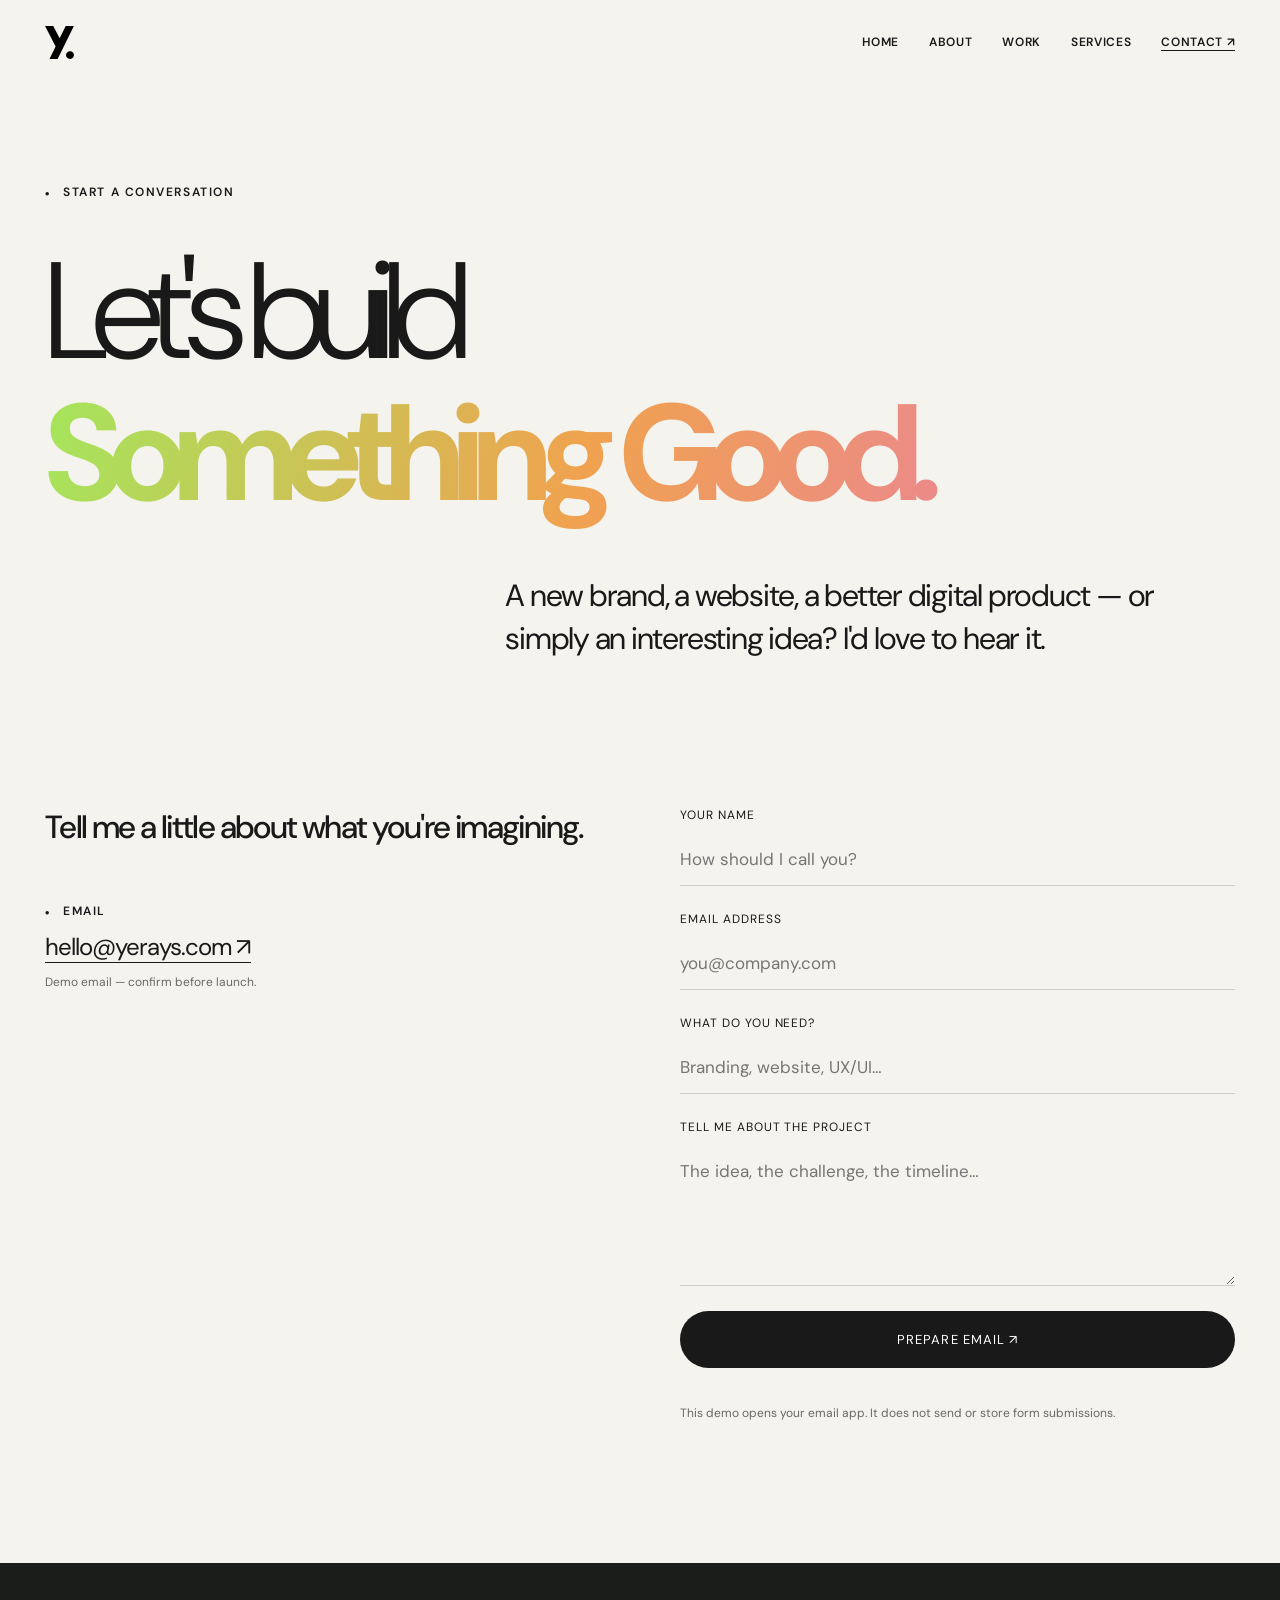
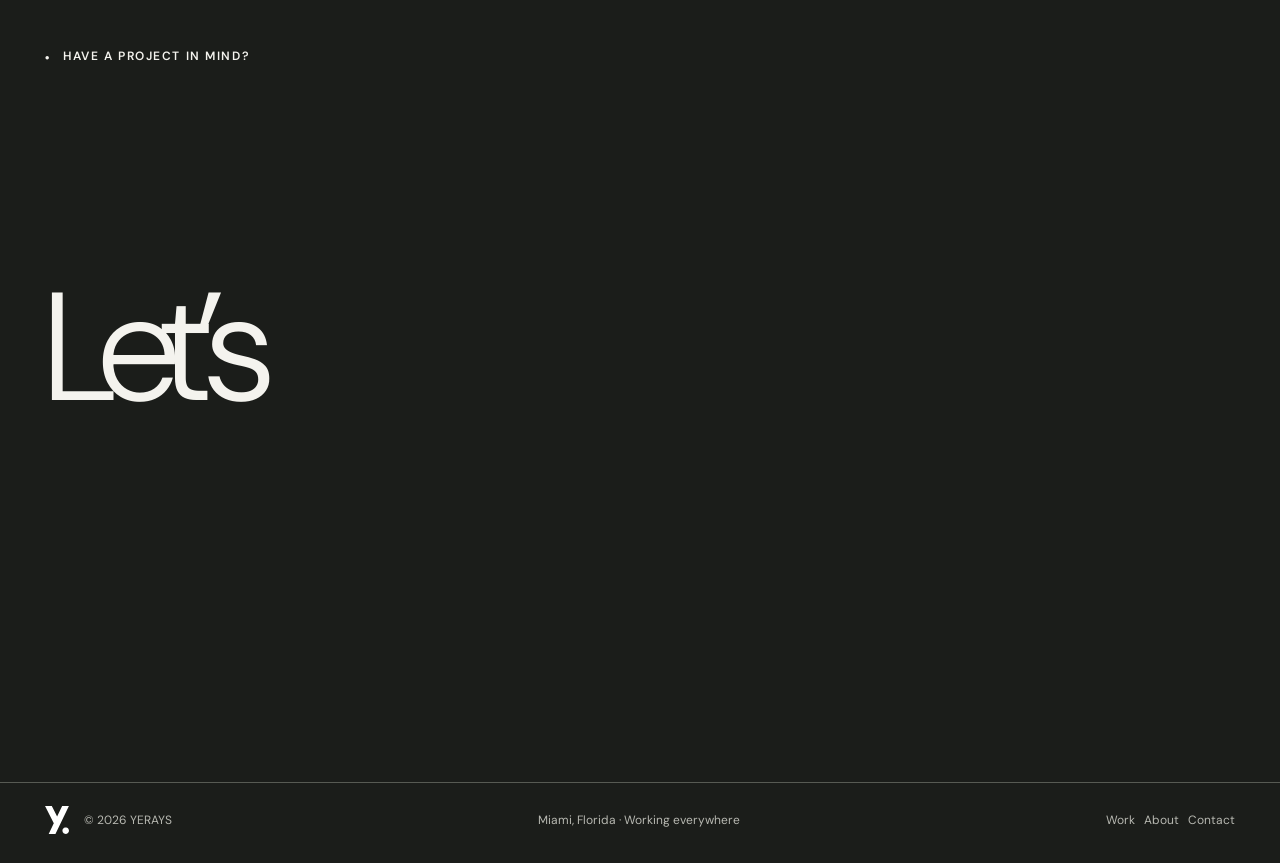
<file: contact.html>
<!doctype html><html lang="en"><head><meta charset="utf-8"><meta name="viewport" content="width=device-width,initial-scale=1"><meta name="theme-color" content="#f4f3ee"><title>Contact — YERAYS</title><meta name="description" content="YERAYS — Independent creative design practice. Branding, graphic design, web design and UX/UI."><link rel="stylesheet" href="style.css?v=rounded-fullbleed-20261102"></head><body><div class="container"><header class="topbar"><a class="brand" href="index.html" aria-label="YERAYS home"><img src="yerays-logo-black.svg?v=20261102b" alt="YERAYS logo"></a><nav class="nav" id="nav"><a href="index.html">Home</a><a href="about.html">About</a><a href="work.html">Work</a><a href="services.html">Services</a><a href="contact.html" class="active">Contact ↗︎</a></nav><button class="menu-btn" aria-expanded="false" aria-controls="nav" aria-label="Open menu"><span class="menu-icon" aria-hidden="true"><i></i><i></i><i></i></span></button></header></div><main class="container"><section class="page-head"><div class="eyebrow">Start a conversation</div><h1 class="display">Let's build<br><strong class="weight-accent page-gradient">Something Good.</strong></h1><p class="summary">A new brand, a website, a better digital product — or simply an interesting idea? I'd love to hear it.</p></section><section class="section" style="padding-top:20px"><div class="contact-grid"><div><p class="lede">Tell me a little about what you're imagining.</p><p style="margin-top:55px" class="eyebrow">Email</p><a style="font-size:24px;letter-spacing:-.04em;border-bottom:1px solid" href="mailto:hello@yerays.com">hello@yerays.com ↗︎</a><p class="contact-note">Demo email — confirm before launch.</p></div><form class="contact-form"><div class="field"><label for="name">Your name</label><input id="name" name="name" required placeholder="How should I call you?"></div><div class="field"><label for="email">Email address</label><input id="email" name="email" type="email" required placeholder="you@company.com"></div><div class="field"><label for="service">What do you need?</label><input id="service" name="service" placeholder="Branding, website, UX/UI…"></div><div class="field"><label for="message">Tell me about the project</label><textarea id="message" name="message" rows="5" required placeholder="The idea, the challenge, the timeline…"></textarea></div><button type="submit">Prepare email ↗︎</button><p class="contact-note">This demo opens your email app. It does not send or store form submissions.</p></form></div></section></main><footer class="footer"><div class="container"><div class="footer-head eyebrow">Have a project in mind?</div><h2><a class="footer-cta" href="contact.html">Let’s make<br>it <strong class="weight-accent">happen</strong> ↗︎</a></h2><div class="footer-bottom"><span><img class="footer-mark" src="yerays-logo-black.svg" alt="YERAYS logo"> © <span data-year>2026</span> YERAYS</span><span>Miami, Florida · Working everywhere</span><span><a href="work.html">Work</a> &nbsp; <a href="about.html">About</a> &nbsp; <a href="contact.html">Contact</a></span></div></div></footer><div class="cursor-tip" aria-hidden="true">Explore<br>case study ↗︎</div><script src="script.js?v=rounded-fullbleed-20261102" defer></script></body></html>
</file>
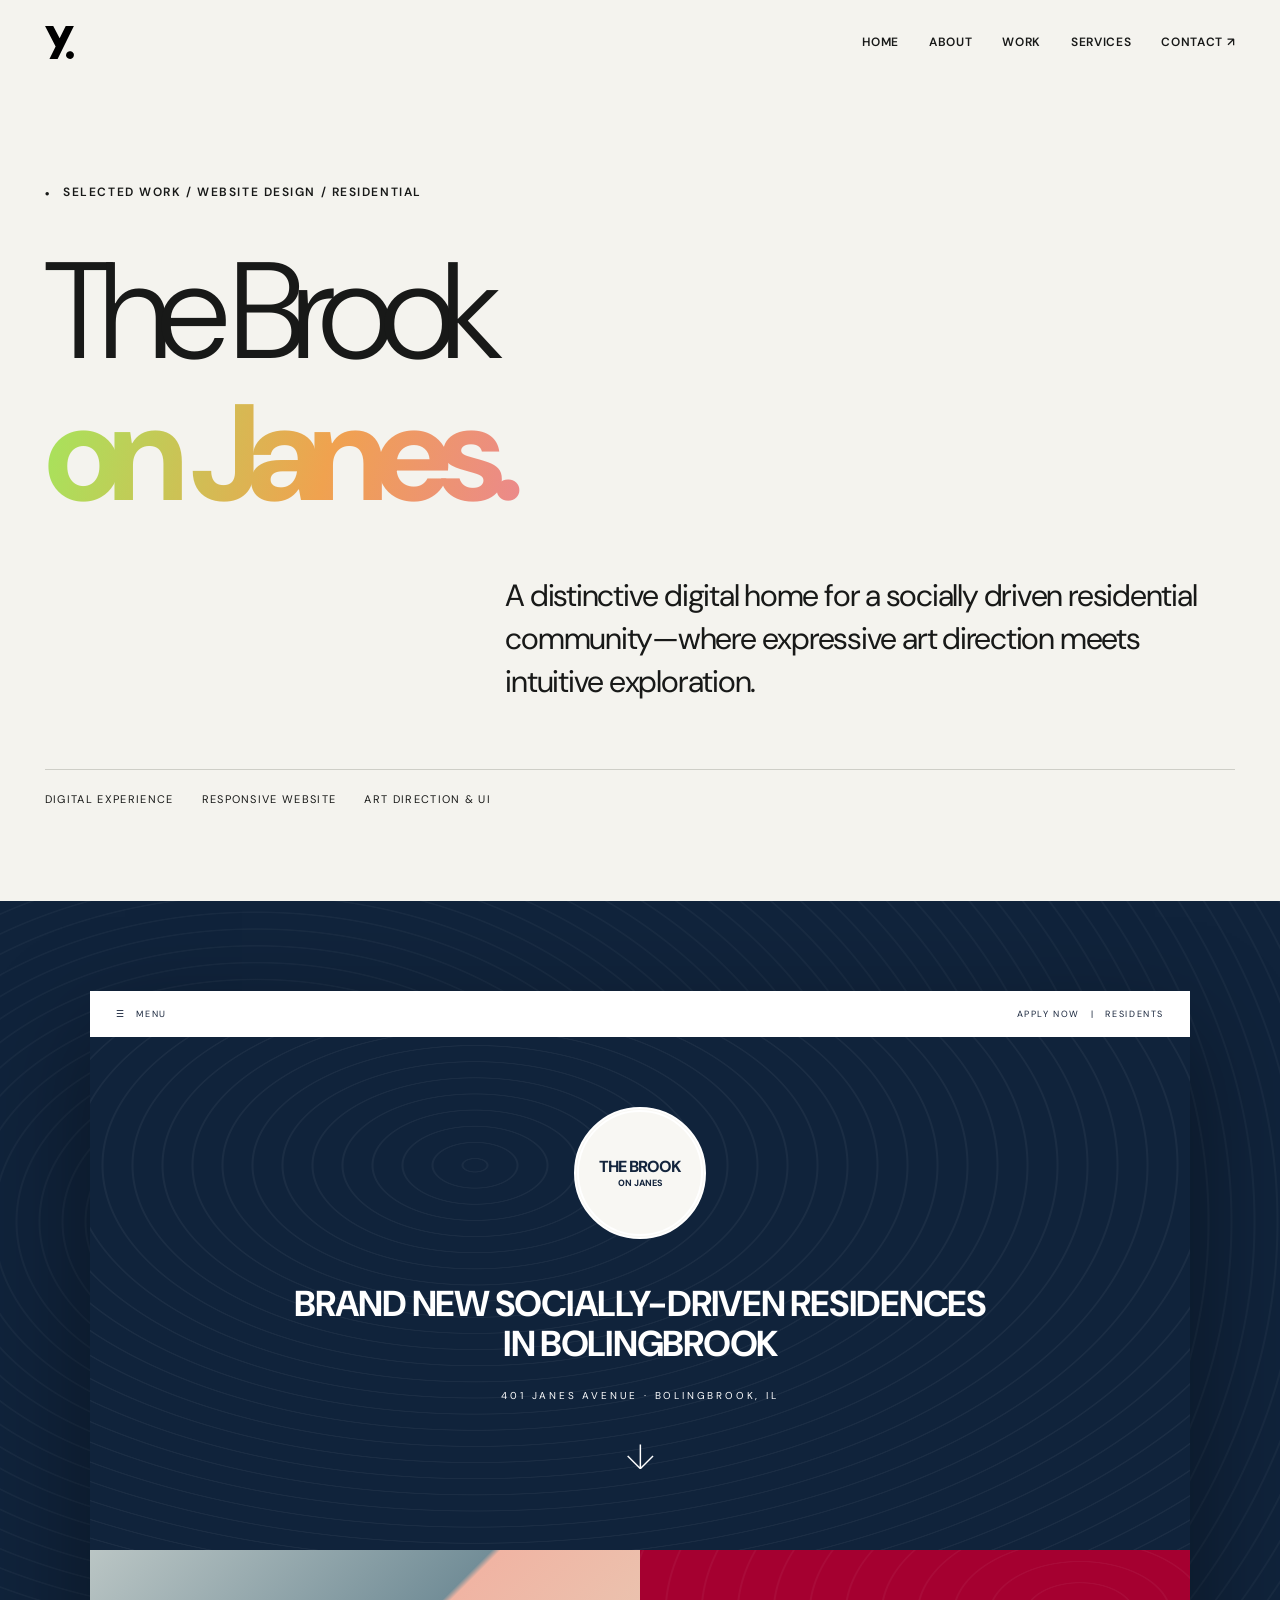
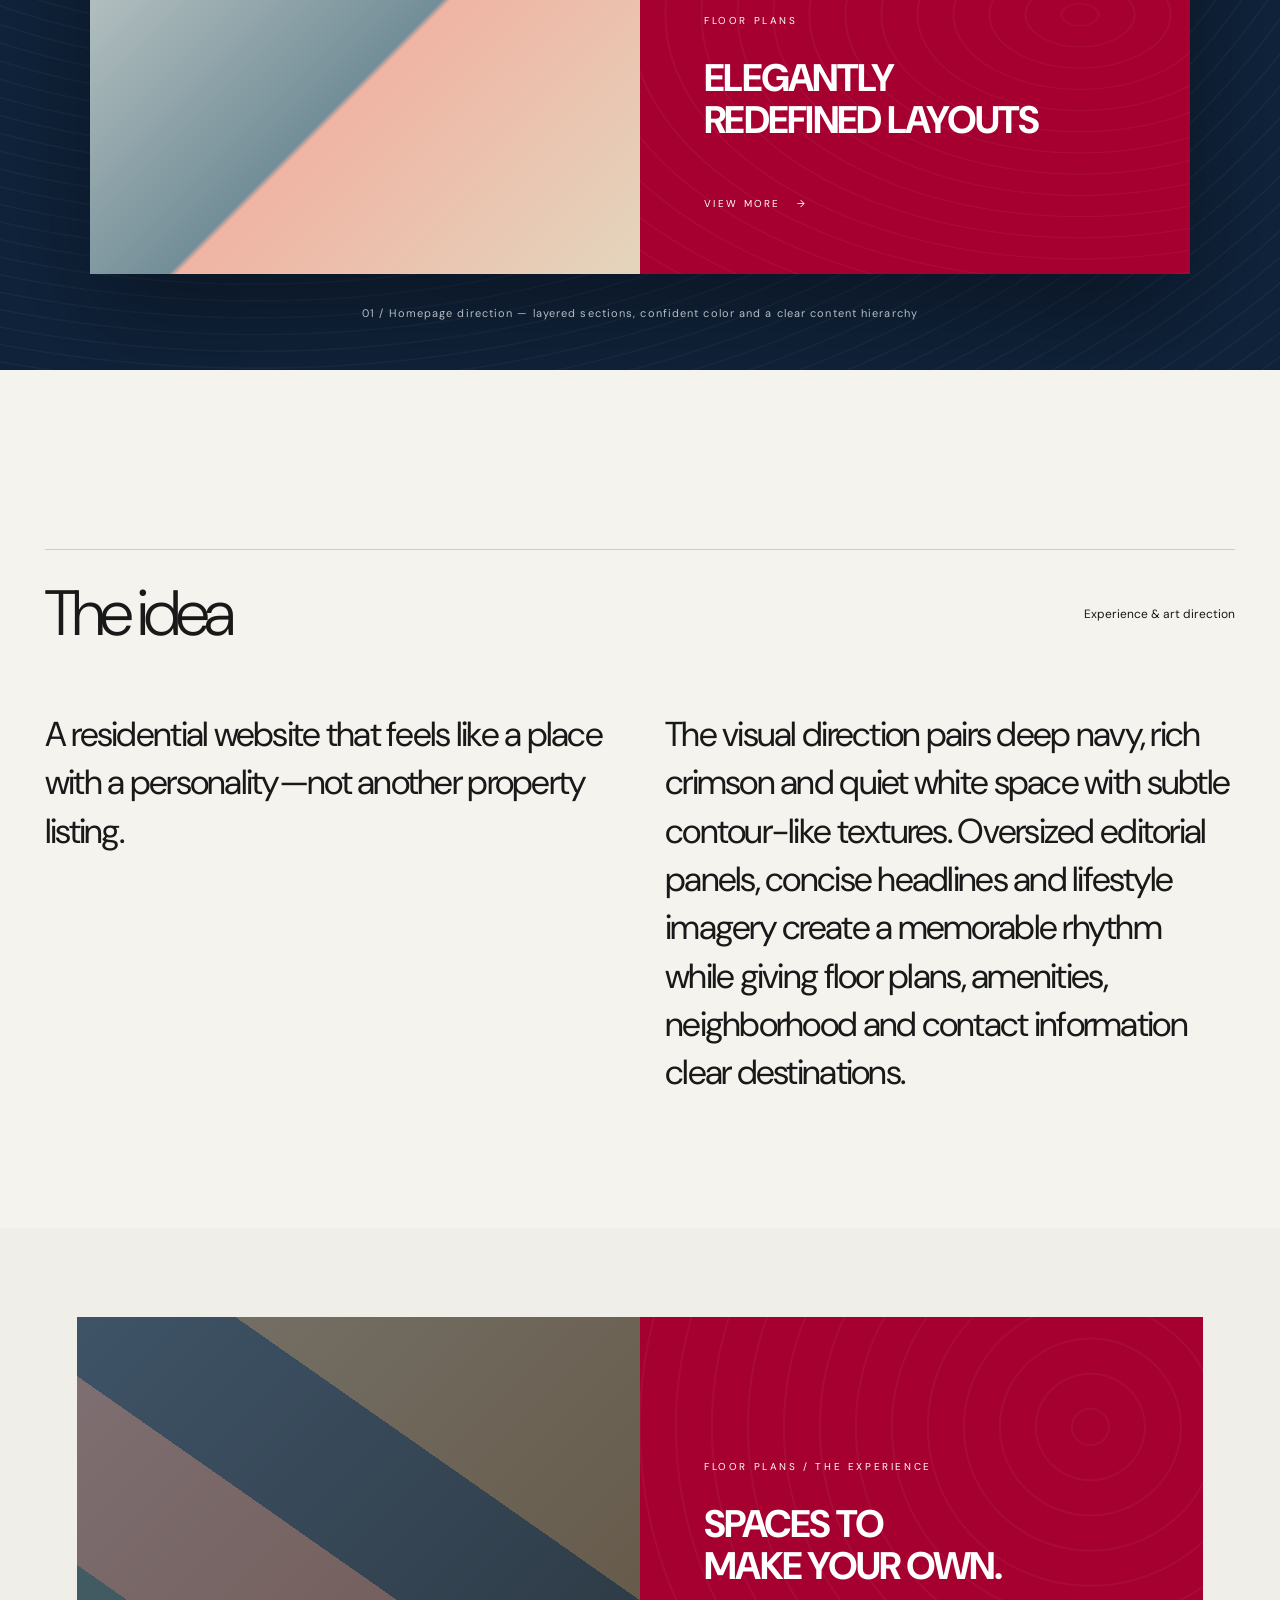
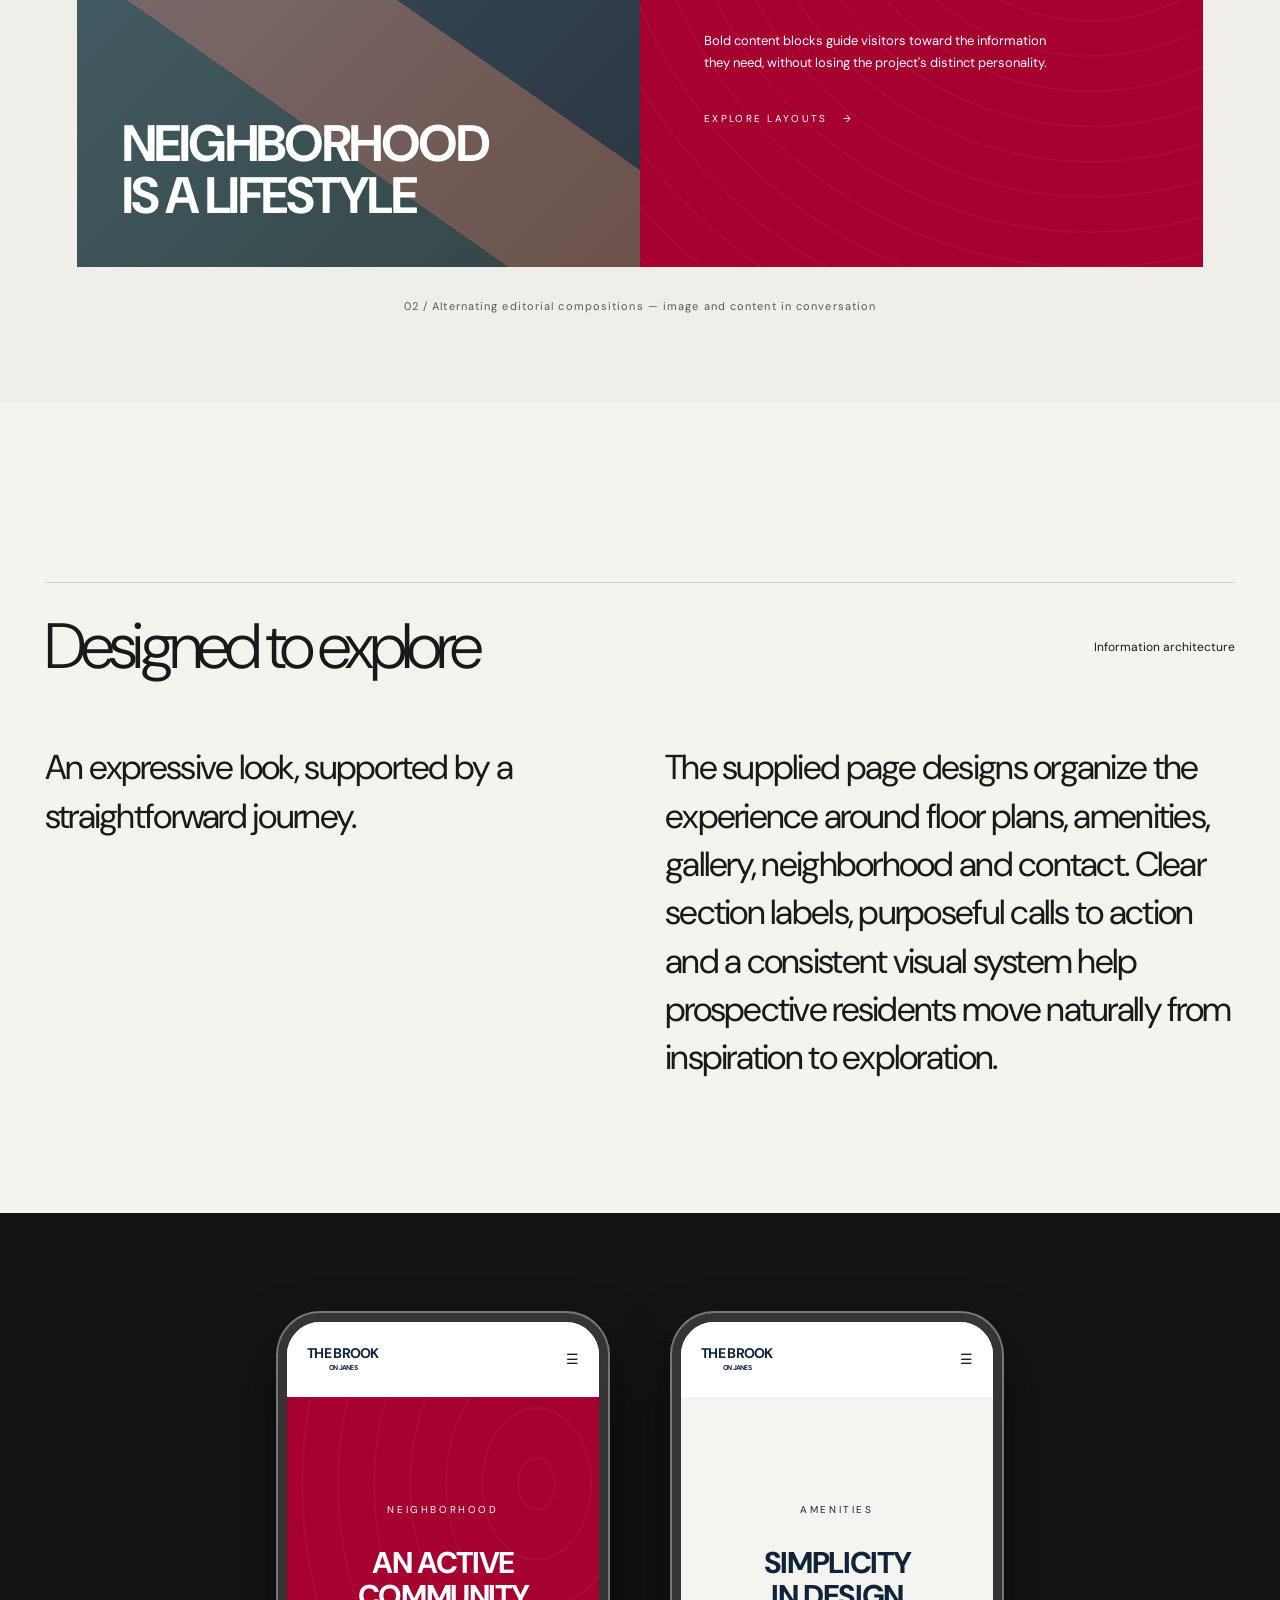
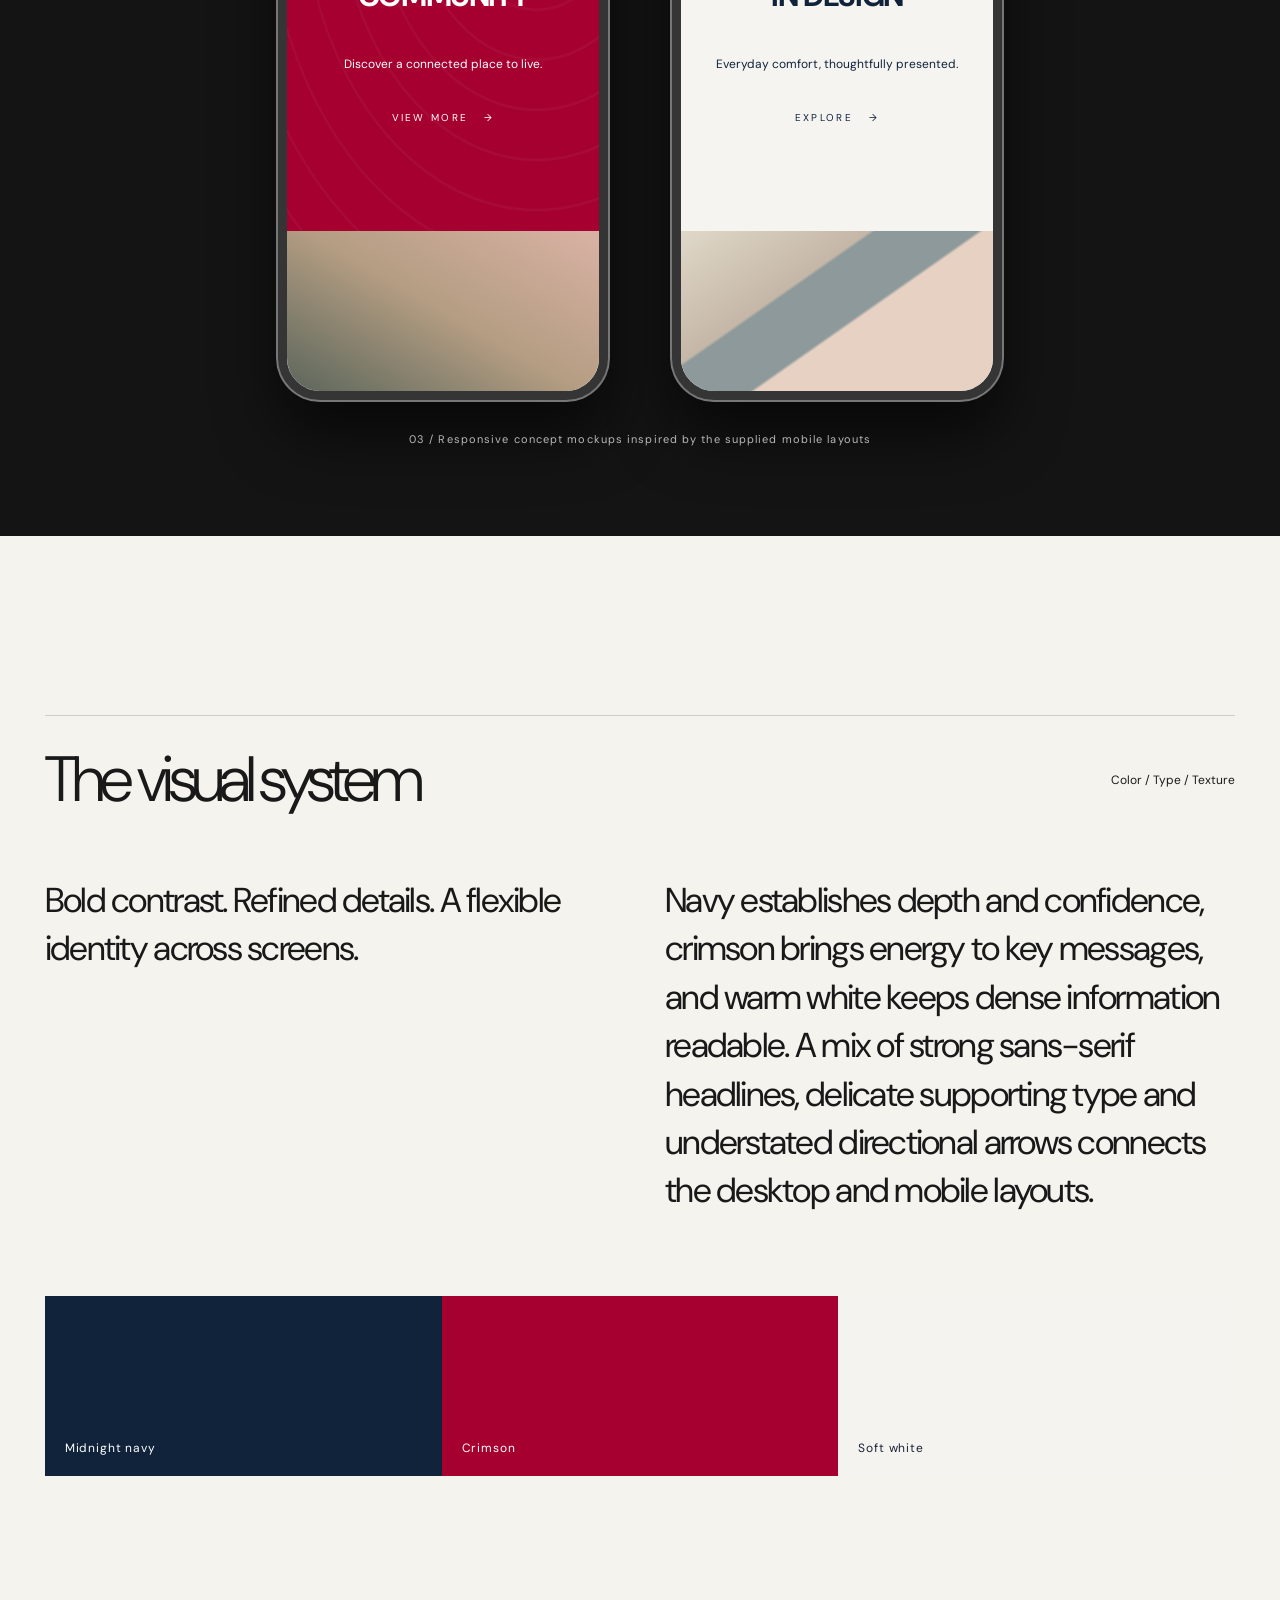
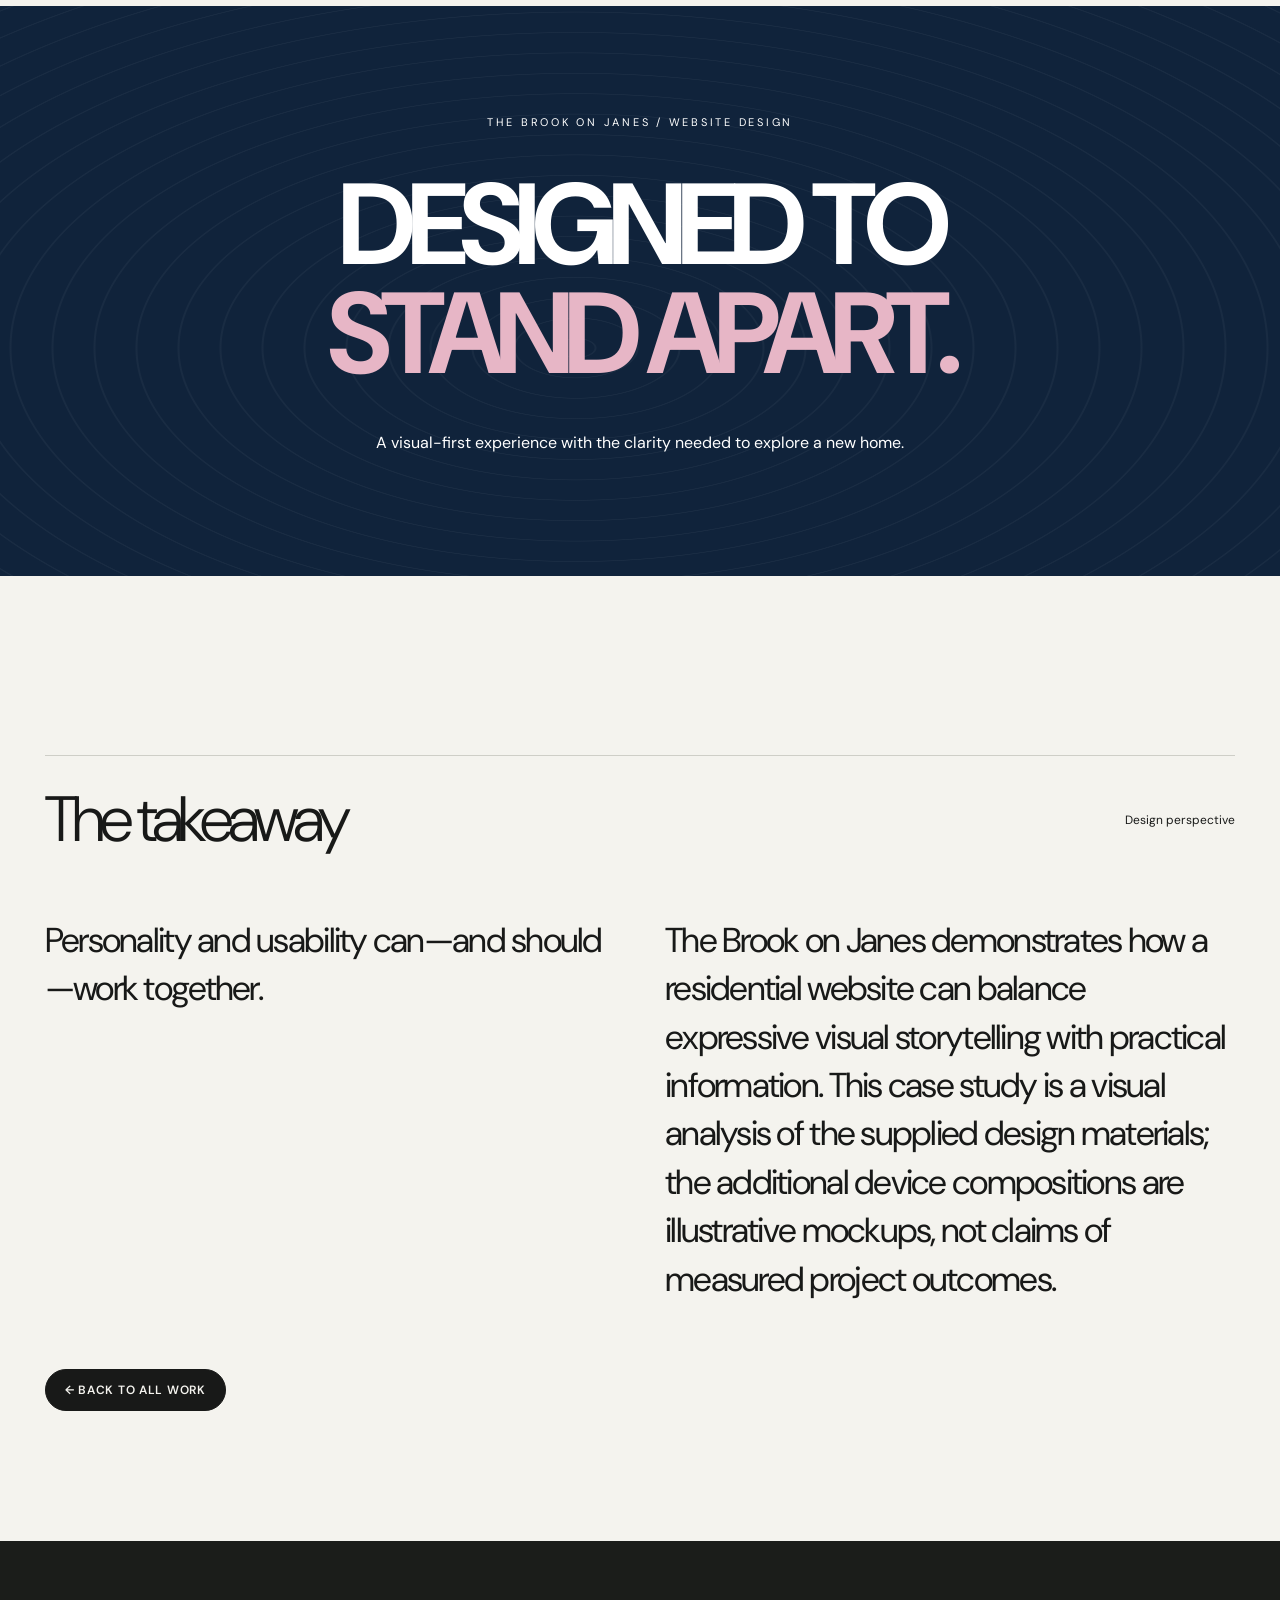
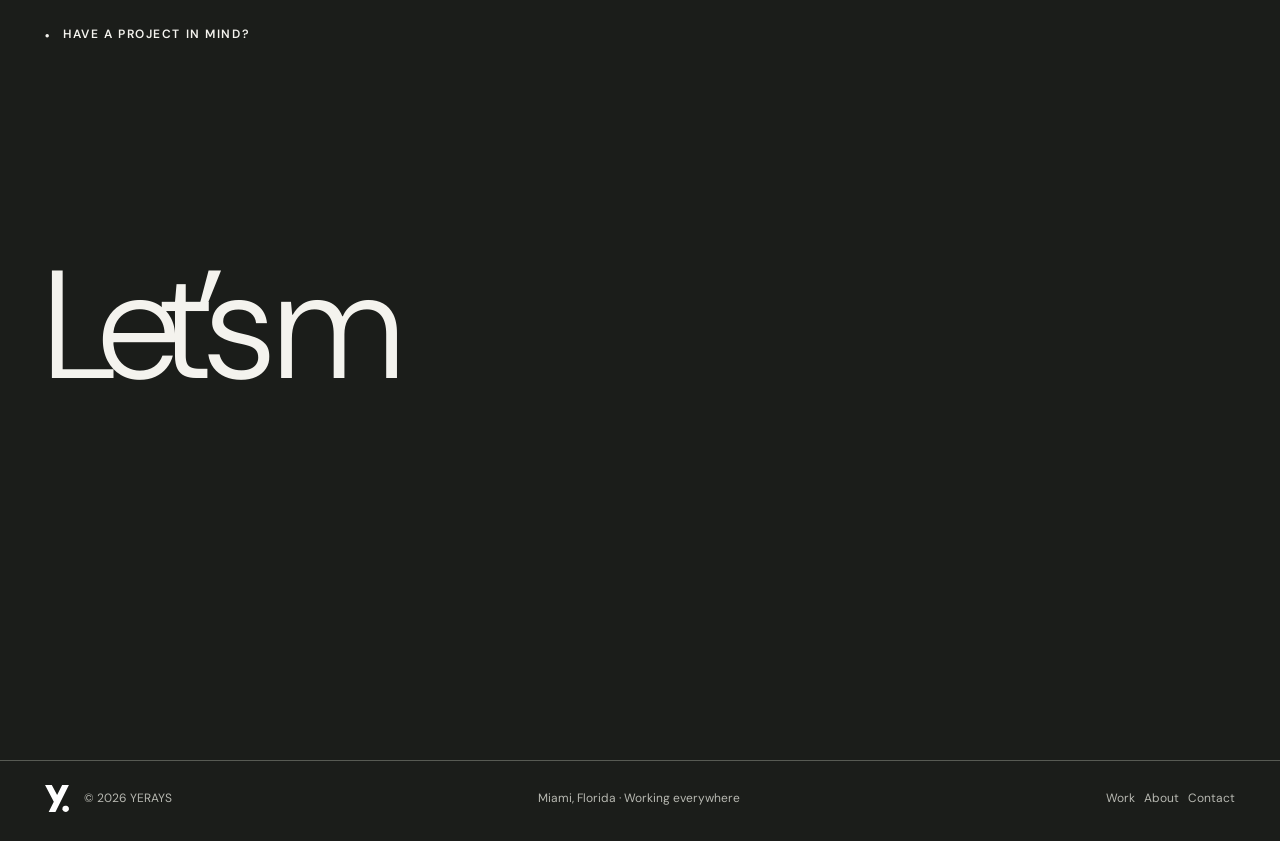
<file: project-brook-on-janes.html>
<!doctype html><html lang="en"><head><meta charset="utf-8"><meta name="viewport" content="width=device-width,initial-scale=1"><title>The Brook on Janes — Website Design Case Study | YERAYS</title><meta name="description" content="A digital experience for The Brook on Janes: editorial residential website design, responsive storytelling, and distinctive art direction."><link rel="stylesheet" href="style.css?v=brook-case-20261103"><style>/* The Brook on Janes — editorial case study and CSS-built visual mockups */
.brook-intro .display{font-weight:300}.brook-intro .display .weight-accent{font-weight:700}
.brook-meta{display:flex;gap:28px;flex-wrap:wrap;border-top:1px solid var(--line);padding-top:22px;margin-top:65px;text-transform:uppercase;font-size:11px;letter-spacing:.12em}
.brook-visual{padding:clamp(50px,7vw,110px) max(20px,6vw);overflow:hidden}
.brook-navy{background:#10233b;color:#fff}
.brook-paper{background:#f0eee9}
.brook-showcase{background-color:#10233b;background-image:repeating-radial-gradient(ellipse at 20% 30%,transparent 0 8px,#ffffff09 9px 10px,transparent 11px 23px);padding-bottom:50px}
.brook-device{max-width:1100px;margin:auto;box-shadow:0 40px 100px #0006}
.brook-browser{display:flex;justify-content:space-between;background:#fff;color:#17243b;padding:17px 26px;font-size:9px;letter-spacing:.18em}
.brook-screen{min-height:470px;display:flex;flex-direction:column;align-items:center;justify-content:center;text-align:center;padding:70px 25px;background:#10233b;background-image:repeating-radial-gradient(ellipse at 35% 25%,transparent 0 11px,#ffffff0c 12px 13px,transparent 14px 30px);color:#fff}
.brook-roundel{width:132px;height:132px;border:5px double #fff;border-radius:50%;display:flex;flex-direction:column;justify-content:center;align-items:center;background:#f8f7f3;color:#14253d;font-size:16px;font-weight:800;letter-spacing:-.06em;margin-bottom:45px}
.brook-roundel small{font-size:9px;letter-spacing:0}
.brook-screen-title{font-size:clamp(20px,3vw,36px);line-height:1.12;font-weight:700;letter-spacing:-.035em}
.brook-screen-detail{font-size:10px;letter-spacing:.28em;margin-top:25px}
.brook-down{font-size:35px;font-weight:200;margin-top:32px}
.brook-screen-strip{display:grid;grid-template-columns:1fr 1fr;min-height:290px}
.brook-photo-swatch{background:linear-gradient(135deg,#bac5c4,#738e98 46%,#f0b4a3 47%,#e4d5bd)}
.brook-red-panel{background:#a50030;color:white;padding:clamp(28px,5vw,80px);display:flex;flex-direction:column;justify-content:center;background-image:repeating-radial-gradient(ellipse at 80% 20%,transparent 0 17px,#ffffff0b 18px 19px,transparent 20px 36px)}
.brook-red-panel small,.brook-light-panel small{font-size:10px;letter-spacing:.26em}
.brook-red-panel h3,.brook-light-panel h3{font-size:clamp(22px,3vw,44px);line-height:1.1;margin:30px 0;font-weight:750;letter-spacing:-.045em}
.brook-red-panel p,.brook-light-panel p{font-size:13px;line-height:1.7;max-width:350px}
.brook-red-panel>span,.brook-light-panel>span{font-size:10px;letter-spacing:.23em;margin-top:25px}
.brook-visual-caption{font-size:11px;letter-spacing:.1em;text-align:center;opacity:.7;margin:32px auto 0;max-width:800px}
.brook-split-visual{display:grid;grid-template-columns:1fr 1fr;max-width:1250px;min-height:550px;margin:auto}
.brook-photo-art{min-height:450px;display:flex;align-items:flex-end;padding:45px;font-size:clamp(26px,4vw,58px);font-weight:700;line-height:1.02;letter-spacing:-.05em;color:#fff}
.brook-photo-art-a{background:linear-gradient(135deg,#26394d88,#0008),linear-gradient(35deg,#6d9290 0 32%,#e6b0a1 32% 52%,#5a7184 52% 70%,#d3b48c 70%)}
.brook-mobile-showcase{background:#141414;color:white;padding-top:100px}
.brook-mobile-grid{display:flex;gap:clamp(20px,5vw,85px);justify-content:center;align-items:center}
.brook-phone{width:min(36vw,330px);aspect-ratio: .48;border:9px solid #353535;border-radius:42px;background:#fff;overflow:hidden;box-shadow:0 0 0 2px #777,0 35px 60px #0009;color:#10233b;display:flex;flex-direction:column}
.brook-phone-top{height:75px;flex:none;display:flex;align-items:center;justify-content:space-between;padding:18px 20px;background:white;font-size:14px}
.brook-phone-top b{line-height:.9;letter-spacing:-.05em}.brook-phone-top b small{display:block;font-size:7px;text-align:center;margin-top:5px}
.brook-phone-content{flex:1;padding:clamp(18px,3vw,35px)!important;text-align:center;align-items:center}
.brook-phone-content h3{font-size:clamp(17px,2.4vw,30px)}
.brook-phone-content p{font-size:12px}
.brook-light-panel{background:#f5f4f0;color:#10233b;display:flex;flex-direction:column;justify-content:center}
.brook-phone-photo{height:24%;flex:none}
.brook-photo-art-b{background:linear-gradient(30deg,#5b665b,#b49d82 50%,#d9b2a4)}
.brook-photo-art-c{background:linear-gradient(145deg,#dfd8c8,#c5b7a8 35%,#8d999b 36% 55%,#e7d1c3 56%)}
.brook-swatches{display:grid;grid-template-columns:repeat(3,1fr);margin-top:80px}
.brook-swatches>div{height:180px;padding:20px;display:flex;align-items:flex-end;font-size:12px;color:white;letter-spacing:.07em}
.brook-detail{min-height:570px;display:grid;place-items:center;text-align:center;background-image:repeating-radial-gradient(ellipse at 45% 60%,transparent 0 18px,#ffffff0a 19px 20px,transparent 21px 42px)}
.brook-detail-copy small{letter-spacing:.25em;font-size:11px}
.brook-detail-copy h2{font-size:clamp(52px,9vw,150px);letter-spacing:-.085em;line-height:.95;margin:40px 0}
.brook-detail-copy em{font-style:normal;color:#e7b6c6}
.brook-detail-copy p{font-size:16px;line-height:1.6}
.brook-narrative .pill{margin-top:65px}
.brook-card-visual{background:#10233b;display:flex;align-items:center;justify-content:center;flex-direction:column;color:white!important;text-align:center;gap:18px;padding:25px;background-image:repeating-radial-gradient(ellipse at 40% 40%,transparent 0 12px,#ffffff0c 13px 14px,transparent 15px 29px)}
.brook-card-visual .brook-card-roundel{width:105px;height:105px;border:4px double #fff;border-radius:50%;background:#f7f6f3;color:#14253d;display:flex;flex-direction:column;justify-content:center;font-size:13px;font-weight:800;line-height:1}
.brook-card-roundel small{font-size:8px;font-weight:500;margin-top:5px}
.brook-card-visual>span{font-size:clamp(13px,2vw,25px);line-height:1.15;font-weight:700;letter-spacing:-.03em}
@media(max-width:800px){.brook-screen{min-height:350px}.brook-screen-strip,.brook-split-visual{grid-template-columns:1fr}.brook-screen-strip .brook-photo-swatch{min-height:170px}.brook-red-panel{min-height:300px}.brook-photo-art{min-height:320px}.brook-phone{width:43vw;border-width:6px;border-radius:25px}.brook-phone-top{height:50px;padding:10px;font-size:10px}.brook-phone-content p{font-size:10px}.brook-phone-content h3{margin:12px 0}.brook-phone-content>span{margin-top:10px;font-size:8px}.brook-visual{padding-left:20px;padding-right:20px}.brook-swatches>div{height:120px;padding:10px;font-size:10px}.brook-meta{gap:12px}.brook-detail{min-height:420px}}
</style></head><body class="brook-case"><div class="container"><header class="topbar"><a class="brand" href="index.html" aria-label="YERAYS home"><img src="yerays-logo-black.svg" alt="YERAYS logo"></a><nav class="nav" id="nav"><a href="index.html">Home</a><a href="about.html">About</a><a href="work.html" class="active">Work</a><a href="services.html">Services</a><a href="contact.html">Contact ↗︎</a></nav><button class="menu-btn" aria-expanded="false" aria-controls="nav" aria-label="Open menu"><span class="menu-icon" aria-hidden="true"><i></i><i></i><i></i></span></button></header></div><main><section class="container page-head brook-intro"><div class="eyebrow">Selected work / Website design / Residential</div><h1 class="display">The Brook<br><strong class="weight-accent page-gradient">on Janes.</strong></h1><p class="summary">A distinctive digital home for a socially driven residential community—where expressive art direction meets intuitive exploration.</p><div class="brook-meta"><span>Digital experience</span><span>Responsive website</span><span>Art direction & UI</span></div></section><section class="brook-visual brook-navy brook-showcase"><div class="brook-device brook-desktop"><div class="brook-browser"><span>☰ &nbsp; MENU</span><span>APPLY NOW &nbsp; | &nbsp; RESIDENTS</span></div><div class="brook-screen"><div class="brook-roundel">THE BROOK<small>ON JANES</small></div><div class="brook-screen-title">BRAND NEW SOCIALLY-DRIVEN RESIDENCES<br>IN BOLINGBROOK</div><div class="brook-screen-detail">401 JANES AVENUE · BOLINGBROOK, IL</div><span class="brook-down">↓</span></div><div class="brook-screen-strip"><div class="brook-photo-swatch"></div><div class="brook-red-panel"><small>FLOOR PLANS</small><h3>ELEGANTLY<br>REDEFINED LAYOUTS</h3><span>VIEW MORE &nbsp; →</span></div></div></div><p class="brook-visual-caption">01 / Homepage direction — layered sections, confident color and a clear content hierarchy</p></section><section class="container section brook-narrative"><div class="section-line"><h2>The idea</h2><span>Experience & art direction</span></div><div class="case-info"><p class="reveal">A residential website that feels like a place with a personality—not another property listing.</p><p class="reveal">The visual direction pairs deep navy, rich crimson and quiet white space with subtle contour-like textures. Oversized editorial panels, concise headlines and lifestyle imagery create a memorable rhythm while giving floor plans, amenities, neighborhood and contact information clear destinations.</p></div></section><section class="brook-visual brook-paper"><div class="brook-split-visual"><div class="brook-photo-art brook-photo-art-a"><span>NEIGHBORHOOD<br>IS A LIFESTYLE</span></div><div class="brook-red-panel"><small>FLOOR PLANS / THE EXPERIENCE</small><h3>SPACES TO<br>MAKE YOUR OWN.</h3><p>Bold content blocks guide visitors toward the information they need, without losing the project's distinct personality.</p><span>EXPLORE LAYOUTS &nbsp; →</span></div></div><p class="brook-visual-caption">02 / Alternating editorial compositions — image and content in conversation</p></section><section class="container section brook-narrative"><div class="section-line"><h2>Designed to explore</h2><span>Information architecture</span></div><div class="case-info"><p class="reveal">An expressive look, supported by a straightforward journey.</p><p class="reveal">The supplied page designs organize the experience around floor plans, amenities, gallery, neighborhood and contact. Clear section labels, purposeful calls to action and a consistent visual system help prospective residents move naturally from inspiration to exploration.</p></div></section><section class="brook-visual brook-mobile-showcase"><div class="brook-mobile-grid"><div class="brook-phone"><div class="brook-phone-top"><b>THE BROOK<small>ON JANES</small></b><span>☰</span></div><div class="brook-phone-content brook-red-panel"><small>NEIGHBORHOOD</small><h3>AN ACTIVE<br>COMMUNITY</h3><p>Discover a connected place to live.</p><span>VIEW MORE &nbsp; →</span></div><div class="brook-phone-photo brook-photo-art-b"></div></div><div class="brook-phone"><div class="brook-phone-top"><b>THE BROOK<small>ON JANES</small></b><span>☰</span></div><div class="brook-phone-content brook-light-panel"><small>AMENITIES</small><h3>SIMPLICITY<br>IN DESIGN</h3><p>Everyday comfort, thoughtfully presented.</p><span>EXPLORE &nbsp; →</span></div><div class="brook-phone-photo brook-photo-art-c"></div></div></div><p class="brook-visual-caption">03 / Responsive concept mockups inspired by the supplied mobile layouts</p></section><section class="container section brook-narrative"><div class="section-line"><h2>The visual system</h2><span>Color / Type / Texture</span></div><div class="case-info"><p class="reveal">Bold contrast. Refined details. A flexible identity across screens.</p><p class="reveal">Navy establishes depth and confidence, crimson brings energy to key messages, and warm white keeps dense information readable. A mix of strong sans-serif headlines, delicate supporting type and understated directional arrows connects the desktop and mobile layouts.</p></div><div class="brook-swatches"><div style="background:#10233b"><span>Midnight navy</span></div><div style="background:#a50030"><span>Crimson</span></div><div style="background:#f5f3ef;color:#182235"><span>Soft white</span></div></div></section><section class="brook-visual brook-navy brook-detail"><div class="brook-detail-copy"><small>THE BROOK ON JANES / WEBSITE DESIGN</small><h2>DESIGNED TO<br><em>STAND APART.</em></h2><p>A visual-first experience with the clarity needed to explore a new home.</p></div></section><section class="container section brook-narrative"><div class="section-line"><h2>The takeaway</h2><span>Design perspective</span></div><div class="case-info"><p class="reveal">Personality and usability can—and should—work together.</p><p class="reveal">The Brook on Janes demonstrates how a residential website can balance expressive visual storytelling with practical information. This case study is a visual analysis of the supplied design materials; the additional device compositions are illustrative mockups, not claims of measured project outcomes.</p></div><a class="pill" href="work.html">← Back to all work</a></section></main><footer class="footer"><div class="container"><div class="footer-head eyebrow">Have a project in mind?</div><h2><a class="footer-cta" href="contact.html">Let’s make<br>it <strong class="weight-accent">happen</strong> ↗︎</a></h2><div class="footer-bottom"><span><img class="footer-mark" src="yerays-logo-black.svg" alt="YERAYS logo"> © <span data-year>2026</span> YERAYS</span><span>Miami, Florida · Working everywhere</span><span><a href="work.html">Work</a> &nbsp; <a href="about.html">About</a> &nbsp; <a href="contact.html">Contact</a></span></div></div></footer><div class="cursor-tip" aria-hidden="true">Explore<br>case study ↗︎</div><script src="script.js?v=brook-case-20261103" defer></script></body></html>
</file>
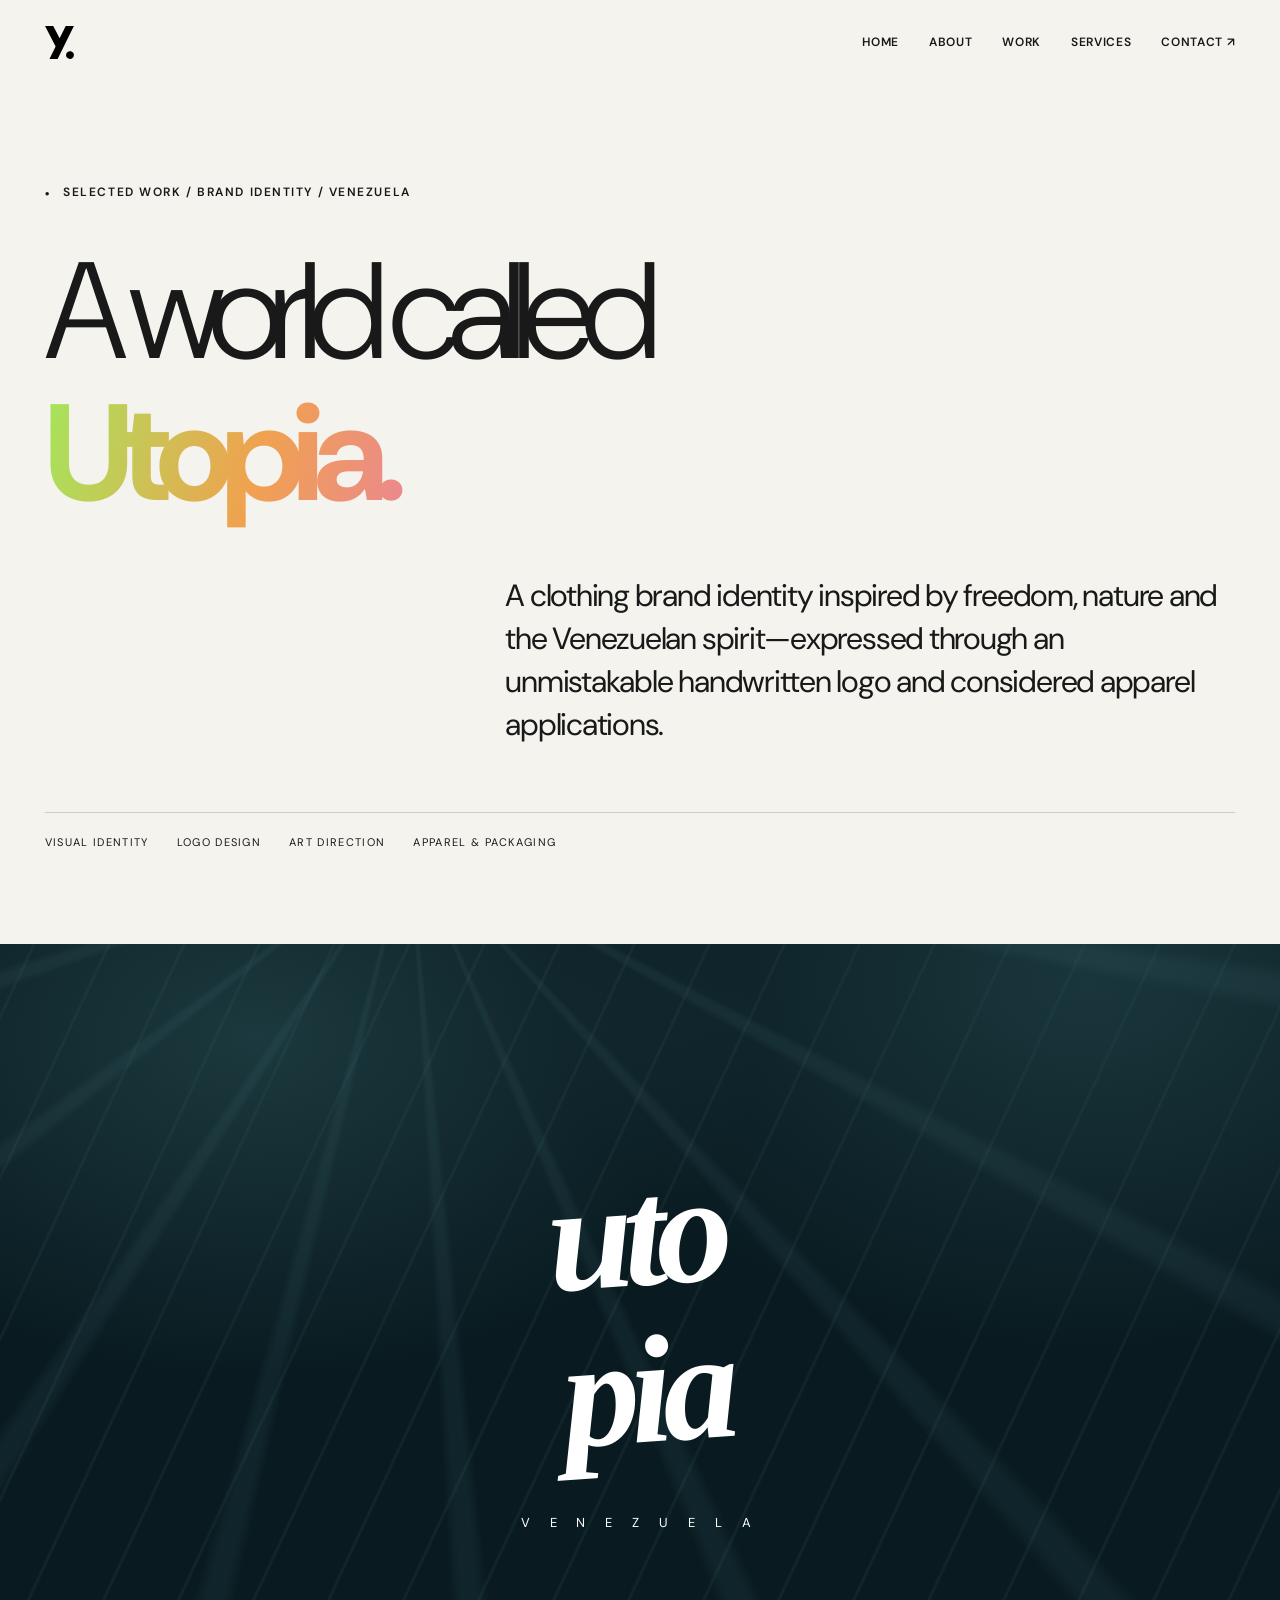
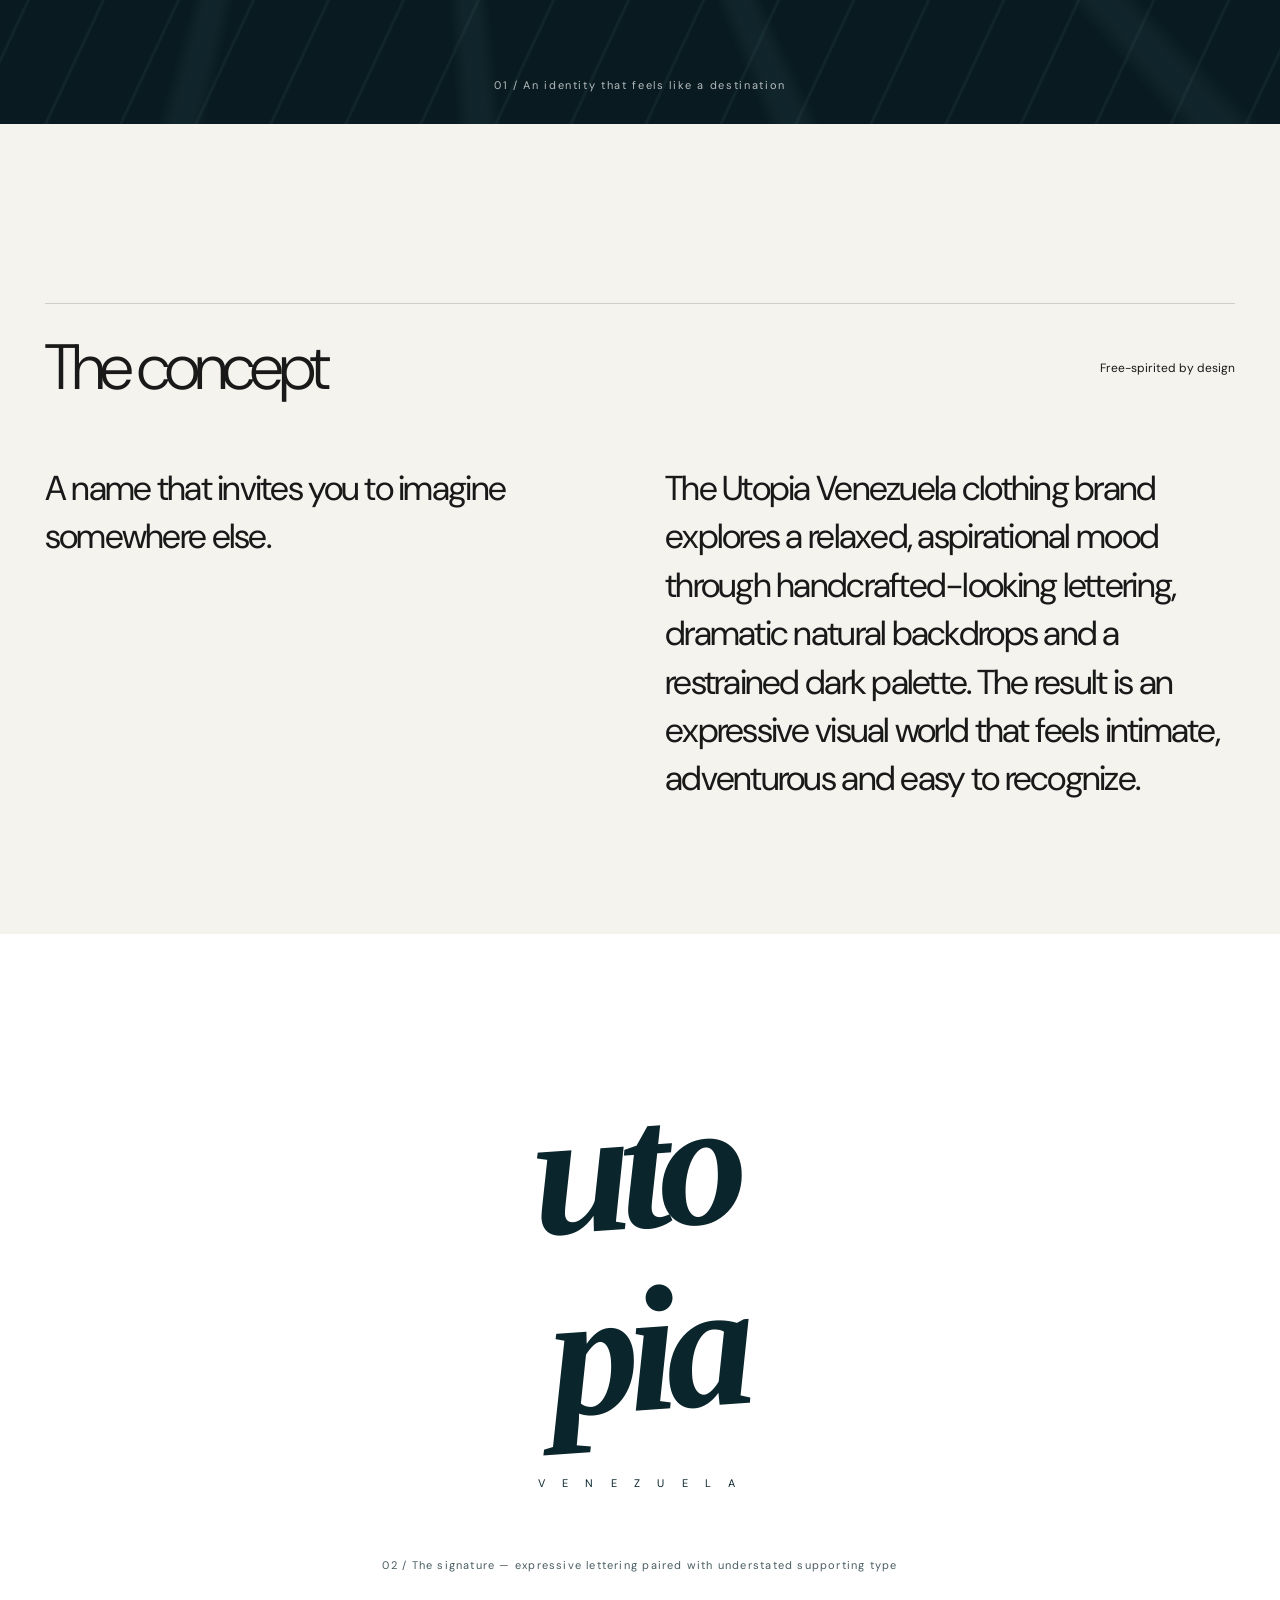
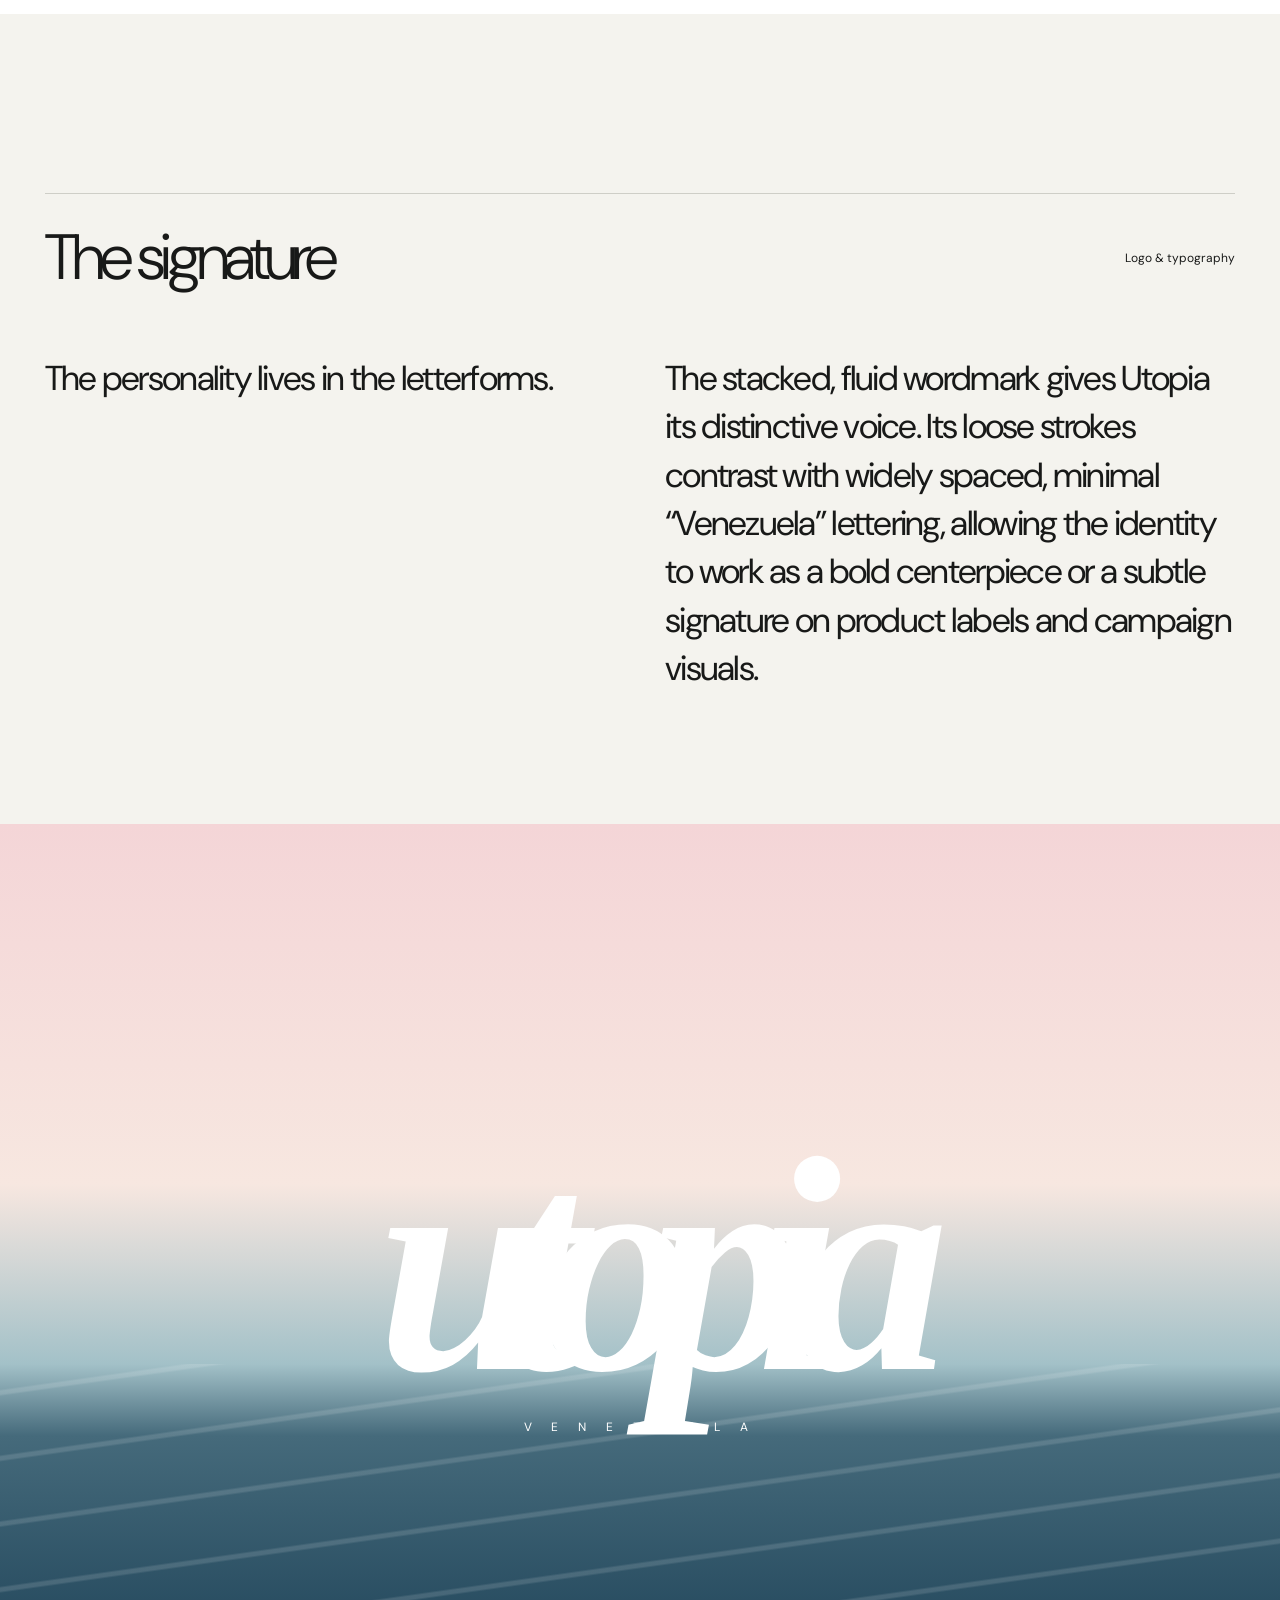
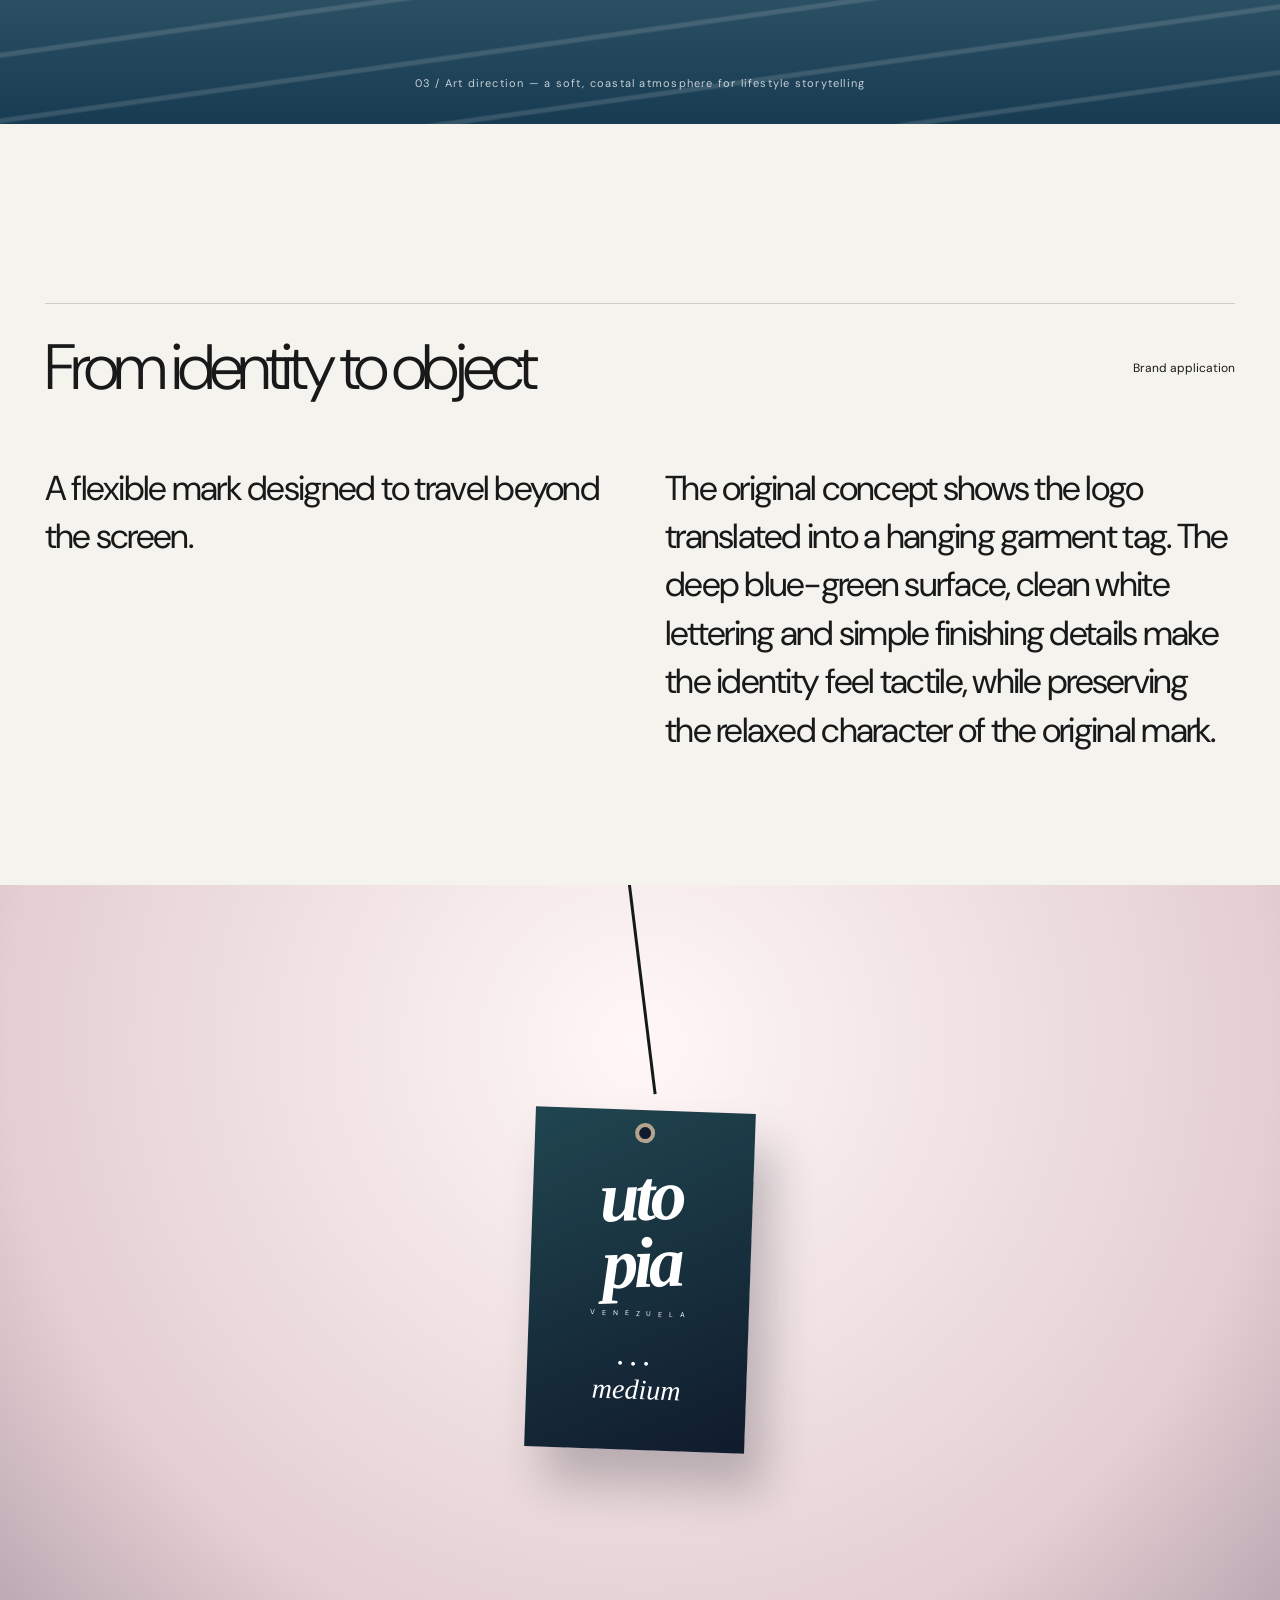
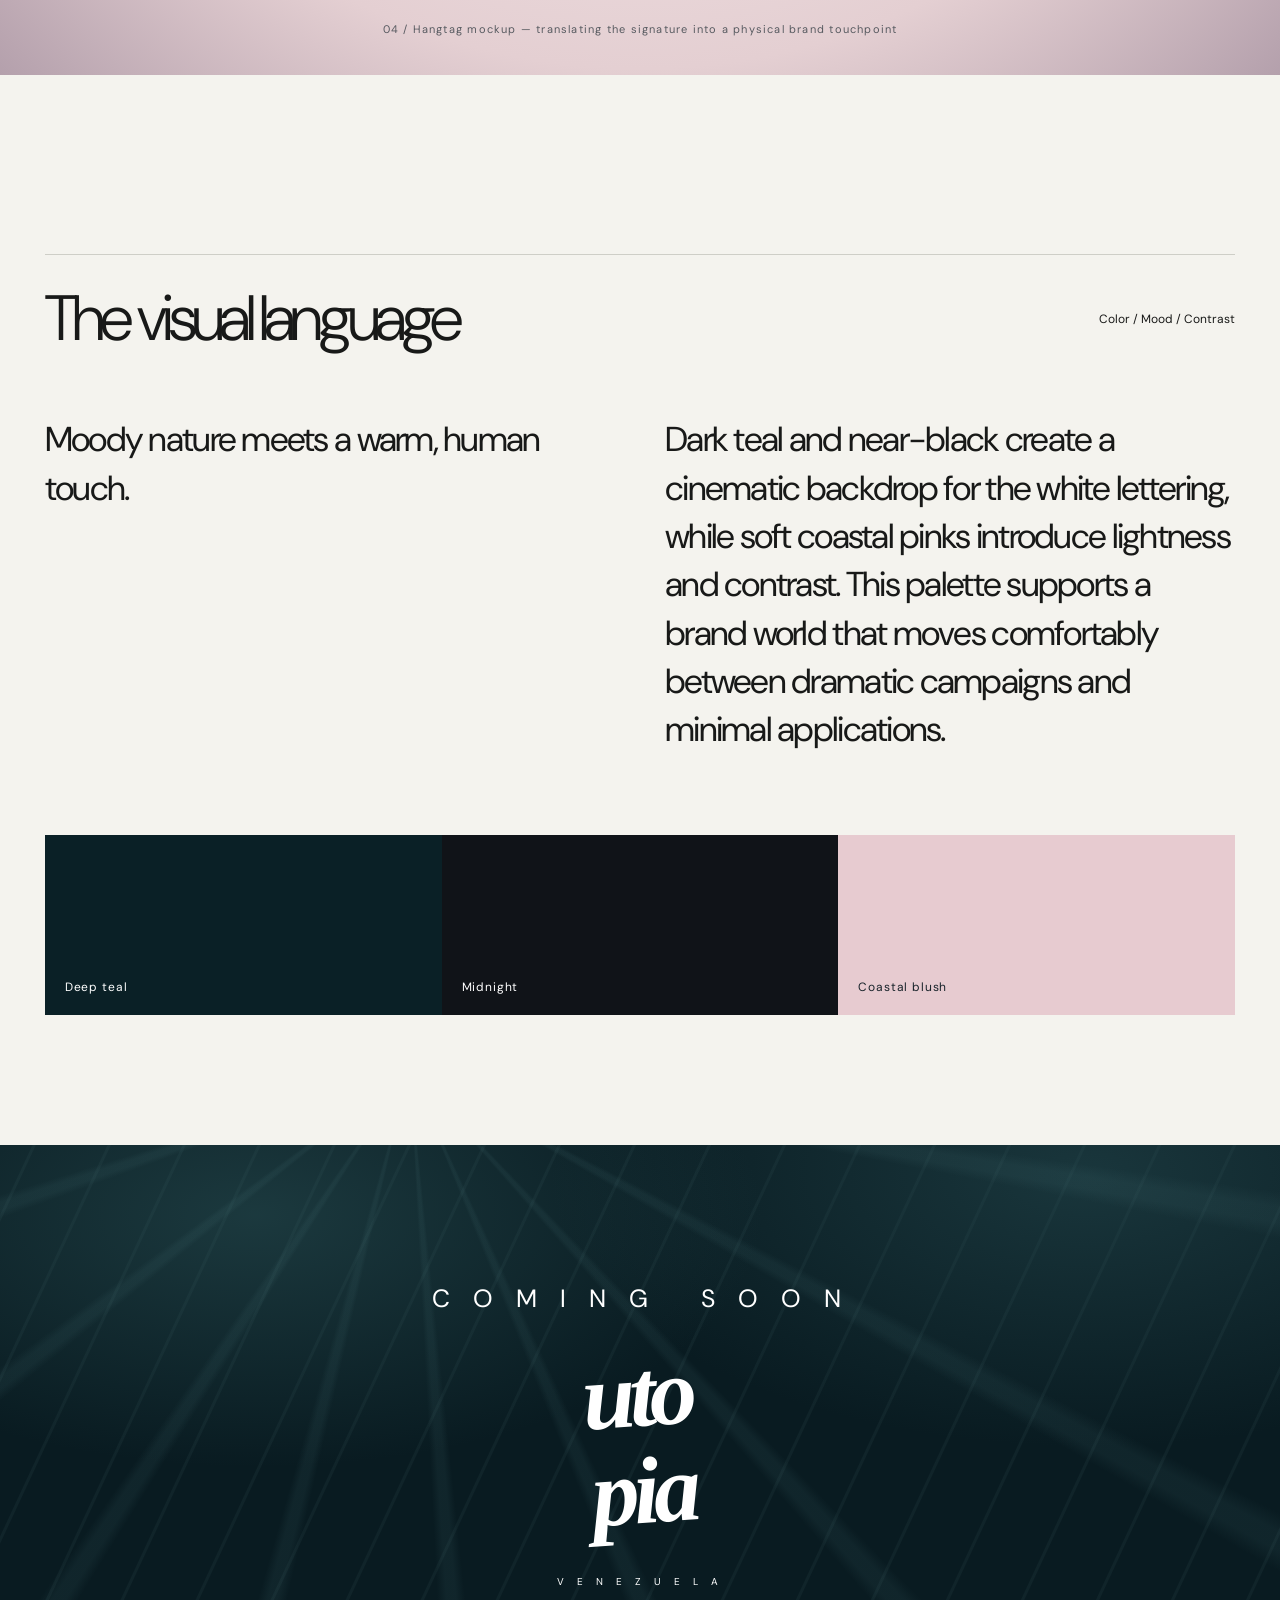
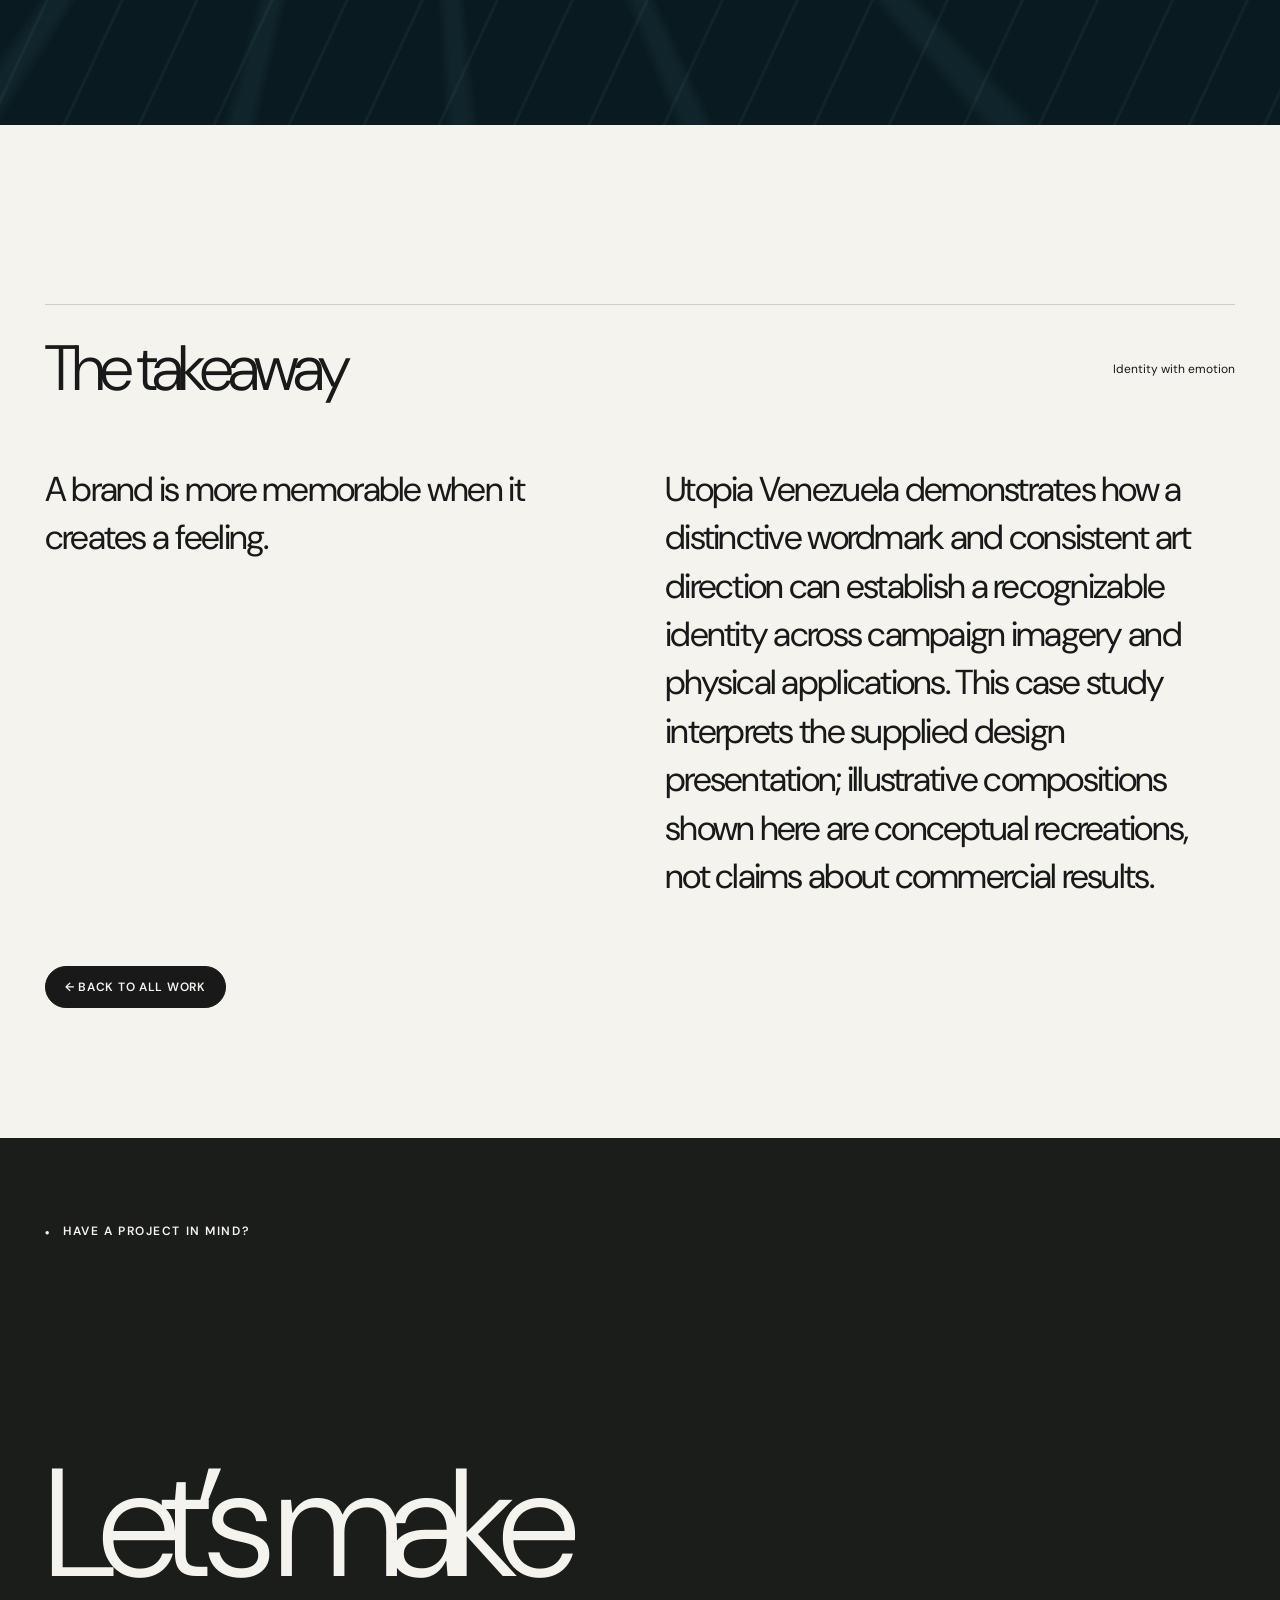
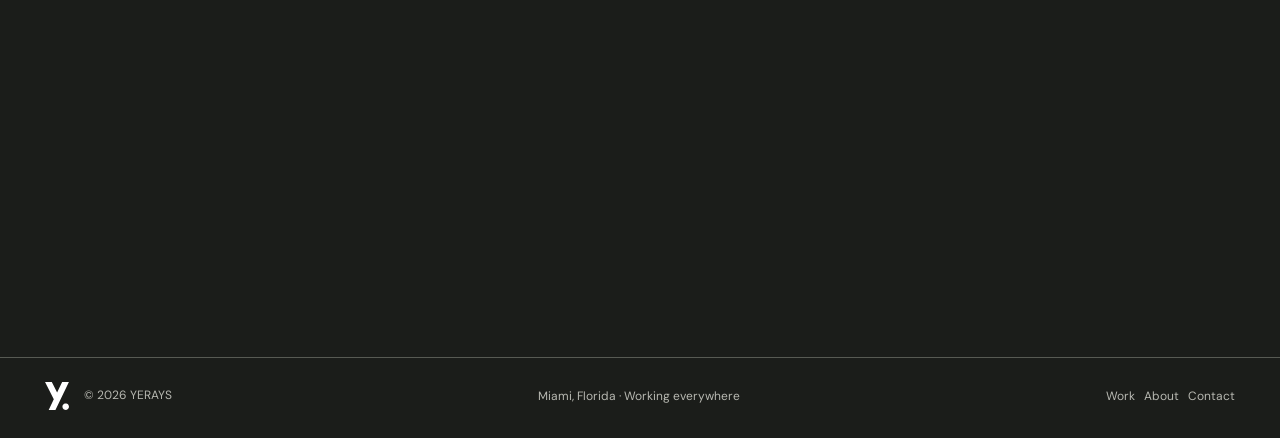
<file: project-utopia.html>
<!doctype html><html lang="en"><head><meta charset="utf-8"><meta name="viewport" content="width=device-width,initial-scale=1"><title>Utopia Venezuela — Brand Identity Case Study | YERAYS</title><meta name="description" content="Utopia Venezuela branding case study: expressive lettering, atmospheric photography and a distinctive lifestyle identity."><link rel="stylesheet" href="style.css?v=utopia-logo-fix-20261103"></head><body class="utopia-case"><div class="container"><header class="topbar"><a class="brand" href="index.html" aria-label="YERAYS home"><img src="yerays-logo-black.svg" alt="YERAYS"></a><nav class="nav" id="nav"><a href="index.html">Home</a><a href="about.html">About</a><a href="work.html" class="active">Work</a><a href="services.html">Services</a><a href="contact.html">Contact ↗︎</a></nav><button class="menu-btn" aria-expanded="false" aria-controls="nav" aria-label="Open menu"><span class="menu-icon" aria-hidden="true"><i></i><i></i><i></i></span></button></header></div><main><section class="container page-head utopia-intro"><div class="eyebrow">Selected work / Brand identity / Venezuela</div><h1 class="display">A world called<br><strong class="weight-accent page-gradient">Utopia.</strong></h1><p class="summary">A clothing brand identity inspired by freedom, nature and the Venezuelan spirit—expressed through an unmistakable handwritten logo and considered apparel applications.</p><div class="brook-meta"><span>Visual identity</span><span>Logo design</span><span>Art direction</span><span>Apparel & packaging</span></div></section><section class="utopia-hero"><div class="utopia-hero-inner"><div class="utopia-script">uto<br>pia</div><span class="utopia-country">V E N E Z U E L A</span></div><span class="utopia-hero-note">01 / An identity that feels like a destination</span></section><section class="container section"><div class="section-line"><h2>The concept</h2><span>Free-spirited by design</span></div><div class="case-info"><p class="reveal">A name that invites you to imagine somewhere else.</p><p class="reveal">The Utopia Venezuela clothing brand explores a relaxed, aspirational mood through handcrafted-looking lettering, dramatic natural backdrops and a restrained dark palette. The result is an expressive visual world that feels intimate, adventurous and easy to recognize.</p></div></section><section class="utopia-mark-section"><div class="utopia-mark-wrap"><div class="utopia-script">uto<br>pia</div><span>V E N E Z U E L A</span></div><p class="utopia-caption">02 / The signature — expressive lettering paired with understated supporting type</p></section><section class="container section"><div class="section-line"><h2>The signature</h2><span>Logo & typography</span></div><div class="case-info"><p class="reveal">The personality lives in the letterforms.</p><p class="reveal">The stacked, fluid wordmark gives Utopia its distinctive voice. Its loose strokes contrast with widely spaced, minimal “Venezuela” lettering, allowing the identity to work as a bold centerpiece or a subtle signature on product labels and campaign visuals.</p></div></section><section class="utopia-lifestyle"><div class="utopia-lifestyle-sky"></div><div class="utopia-lifestyle-word">utopia</div><span class="utopia-lifestyle-country">V E N E Z U E L A</span><p class="utopia-caption">03 / Art direction — a soft, coastal atmosphere for lifestyle storytelling</p></section><section class="container section"><div class="section-line"><h2>From identity to object</h2><span>Brand application</span></div><div class="case-info"><p class="reveal">A flexible mark designed to travel beyond the screen.</p><p class="reveal">The original concept shows the logo translated into a hanging garment tag. The deep blue-green surface, clean white lettering and simple finishing details make the identity feel tactile, while preserving the relaxed character of the original mark.</p></div></section><section class="utopia-tag-stage"><div class="utopia-tag-string"></div><div class="utopia-tag"><div class="utopia-tag-hole"></div><div class="utopia-script">uto<br>pia</div><small>V E N E Z U E L A</small><span class="utopia-tag-dots">•••</span><em>medium</em></div><p class="utopia-caption">04 / Hangtag mockup — translating the signature into a physical brand touchpoint</p></section><section class="container section"><div class="section-line"><h2>The visual language</h2><span>Color / Mood / Contrast</span></div><div class="case-info"><p class="reveal">Moody nature meets a warm, human touch.</p><p class="reveal">Dark teal and near-black create a cinematic backdrop for the white lettering, while soft coastal pinks introduce lightness and contrast. This palette supports a brand world that moves comfortably between dramatic campaigns and minimal applications.</p></div><div class="brook-swatches utopia-swatches"><div style="background:#0a2026"><span>Deep teal</span></div><div style="background:#101318"><span>Midnight</span></div><div style="background:#e7cbd0;color:#172229"><span>Coastal blush</span></div></div></section><section class="utopia-end"><div class="utopia-end-title">C O M I N G &nbsp; S O O N</div><div class="utopia-script">uto<br>pia</div><span>V E N E Z U E L A</span></section><section class="container section"><div class="section-line"><h2>The takeaway</h2><span>Identity with emotion</span></div><div class="case-info"><p class="reveal">A brand is more memorable when it creates a feeling.</p><p class="reveal">Utopia Venezuela demonstrates how a distinctive wordmark and consistent art direction can establish a recognizable identity across campaign imagery and physical applications. This case study interprets the supplied design presentation; illustrative compositions shown here are conceptual recreations, not claims about commercial results.</p></div><a class="pill" href="work.html" style="margin-top:65px">← Back to all work</a></section></main><footer class="footer"><div class="container"><div class="footer-head eyebrow">Have a project in mind?</div><h2><a class="footer-cta" href="contact.html">Let’s make<br>it <strong class="weight-accent">happen</strong> ↗︎</a></h2><div class="footer-bottom"><span><img class="footer-mark" src="yerays-logo-black.svg" alt="YERAYS logo"> © <span data-year>2026</span> YERAYS</span><span>Miami, Florida · Working everywhere</span><span><a href="work.html">Work</a> &nbsp; <a href="about.html">About</a> &nbsp; <a href="contact.html">Contact</a></span></div></div></footer><div class="cursor-tip" aria-hidden="true">Explore<br>case study ↗︎</div><script src="script.js?v=utopia-20261103" defer></script></body></html>
</file>
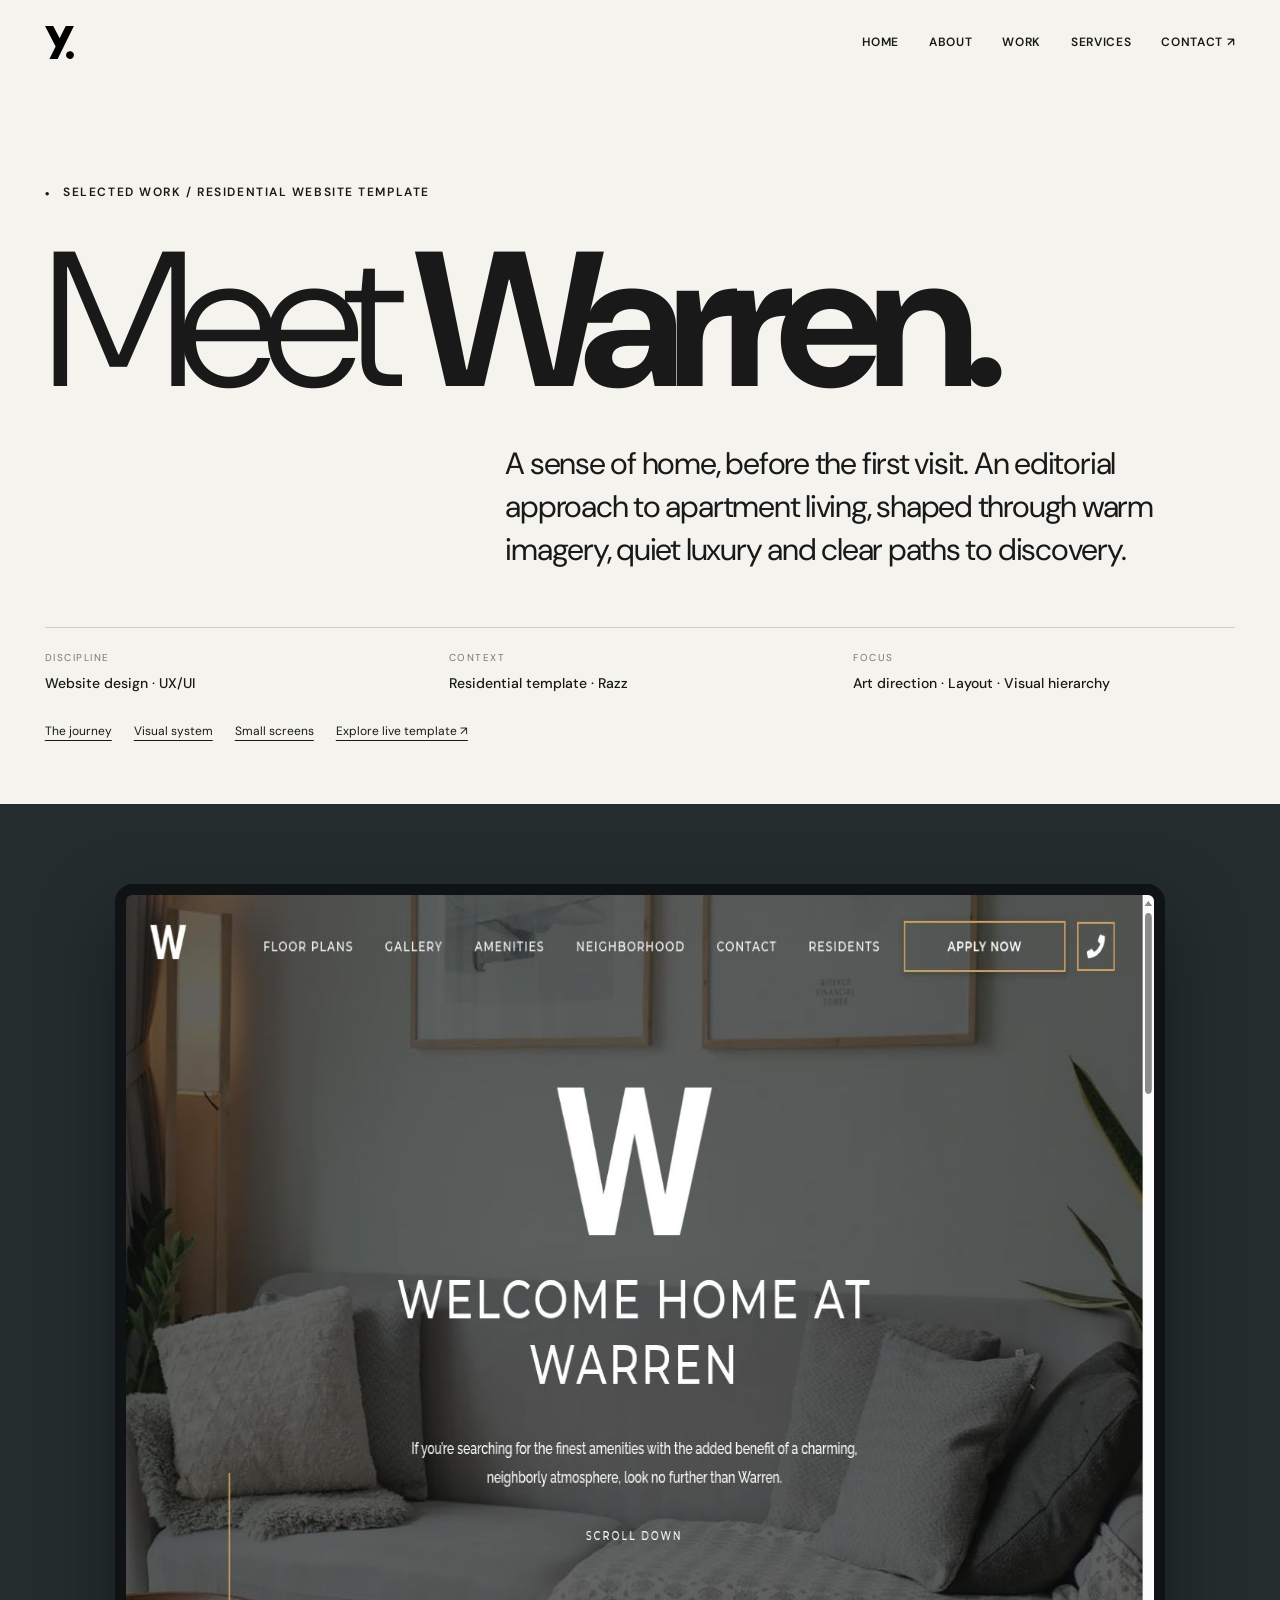
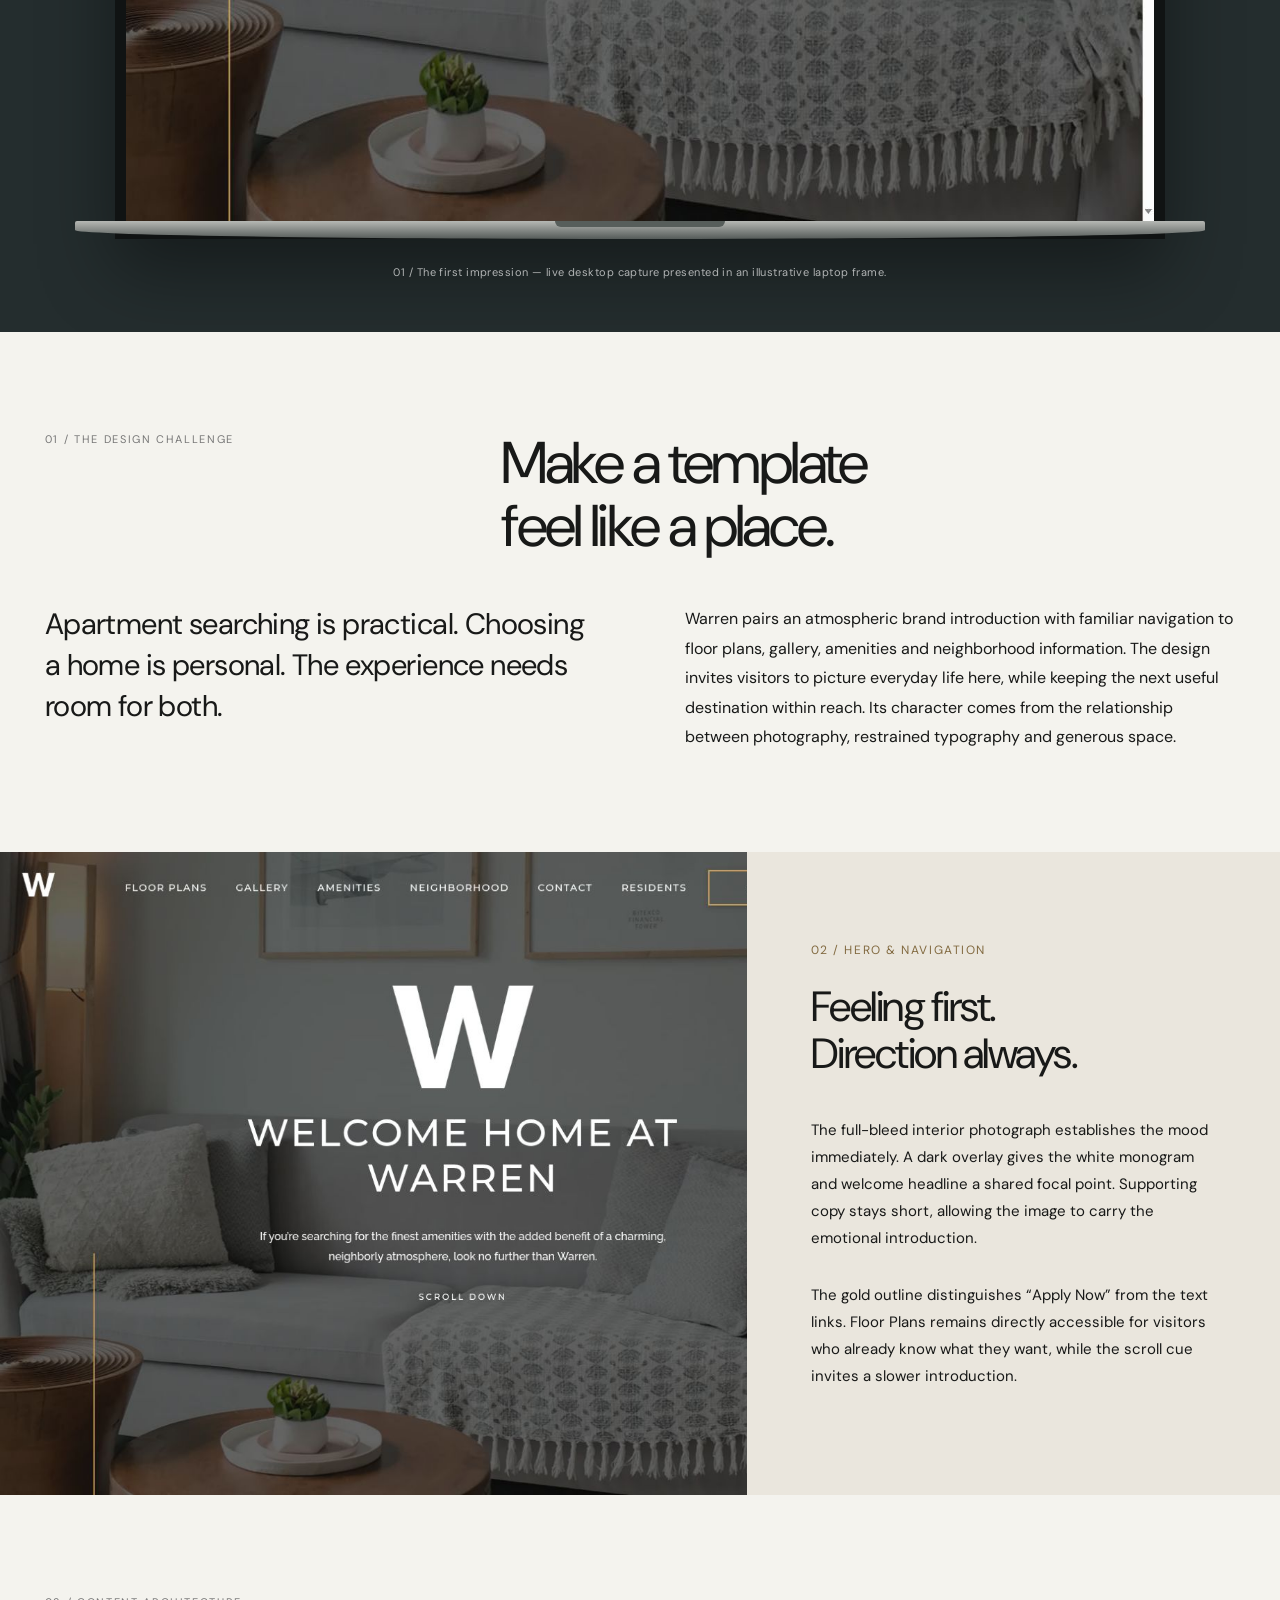
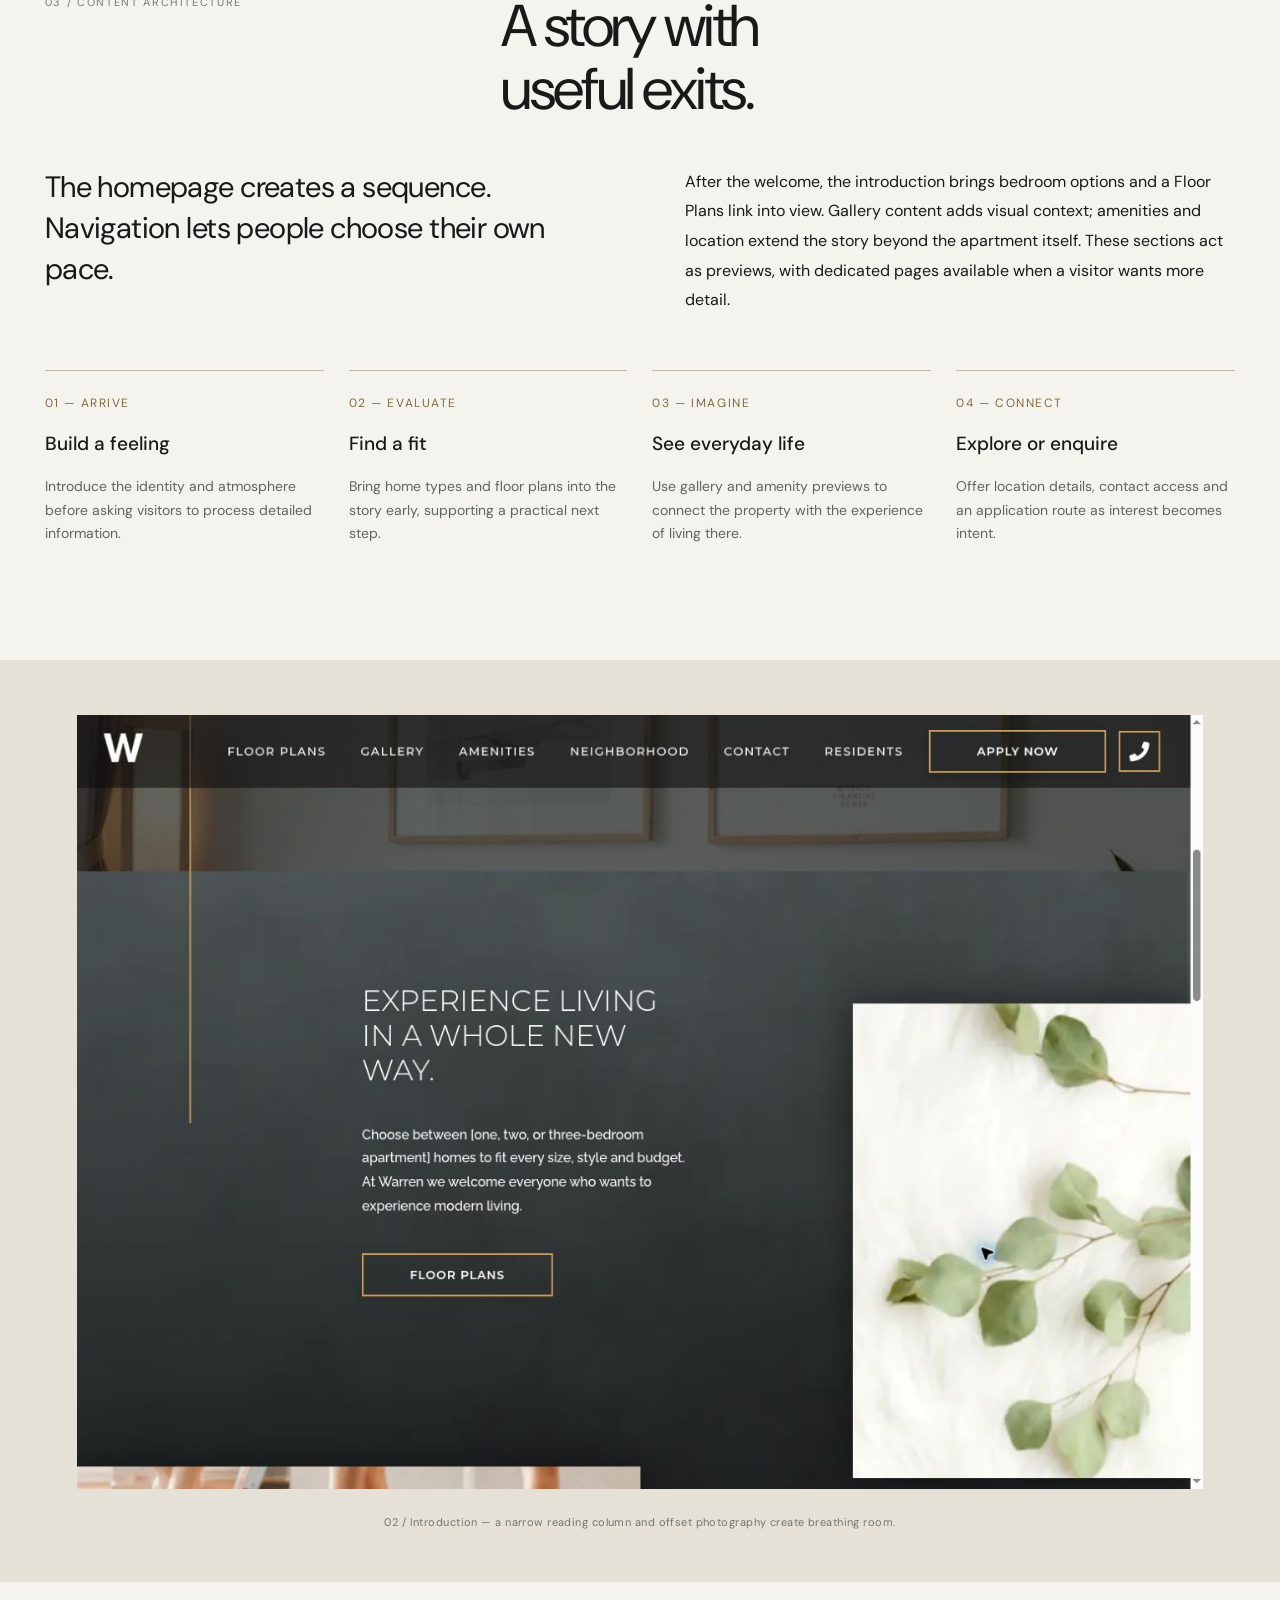
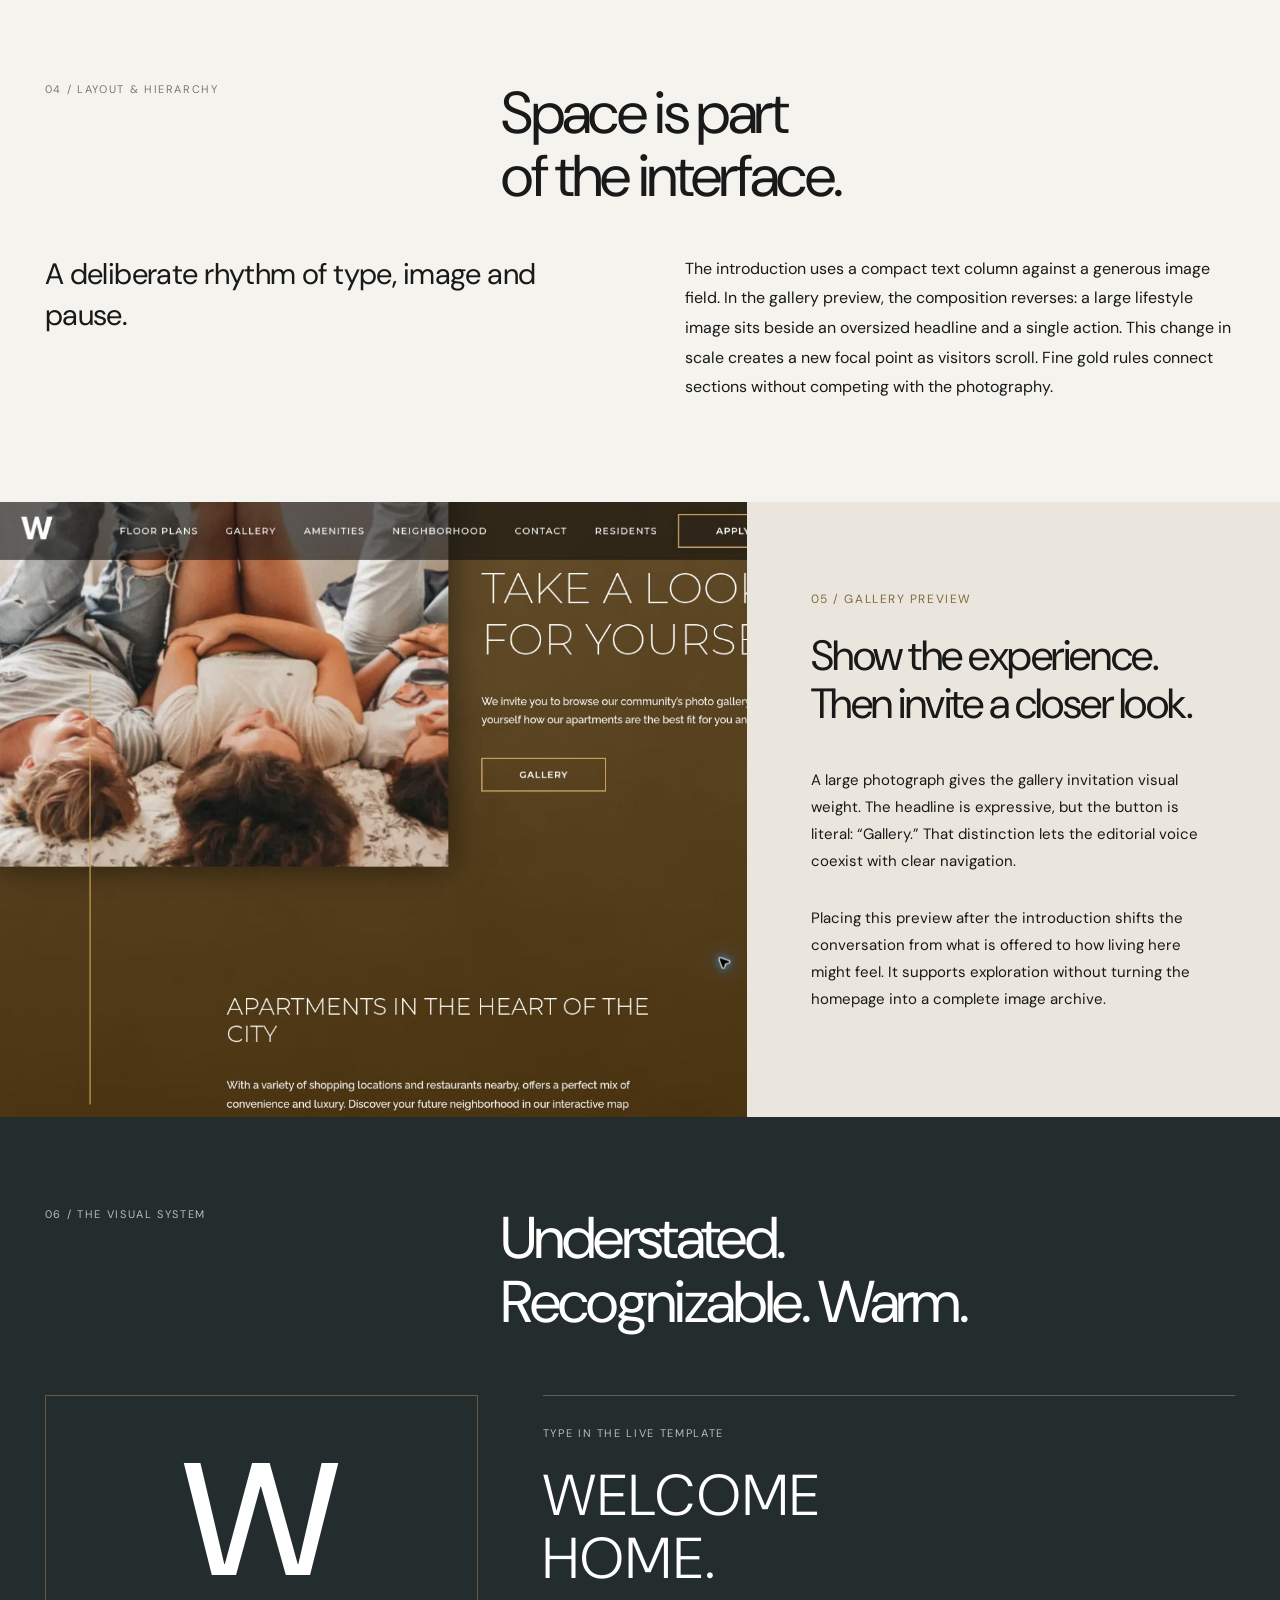
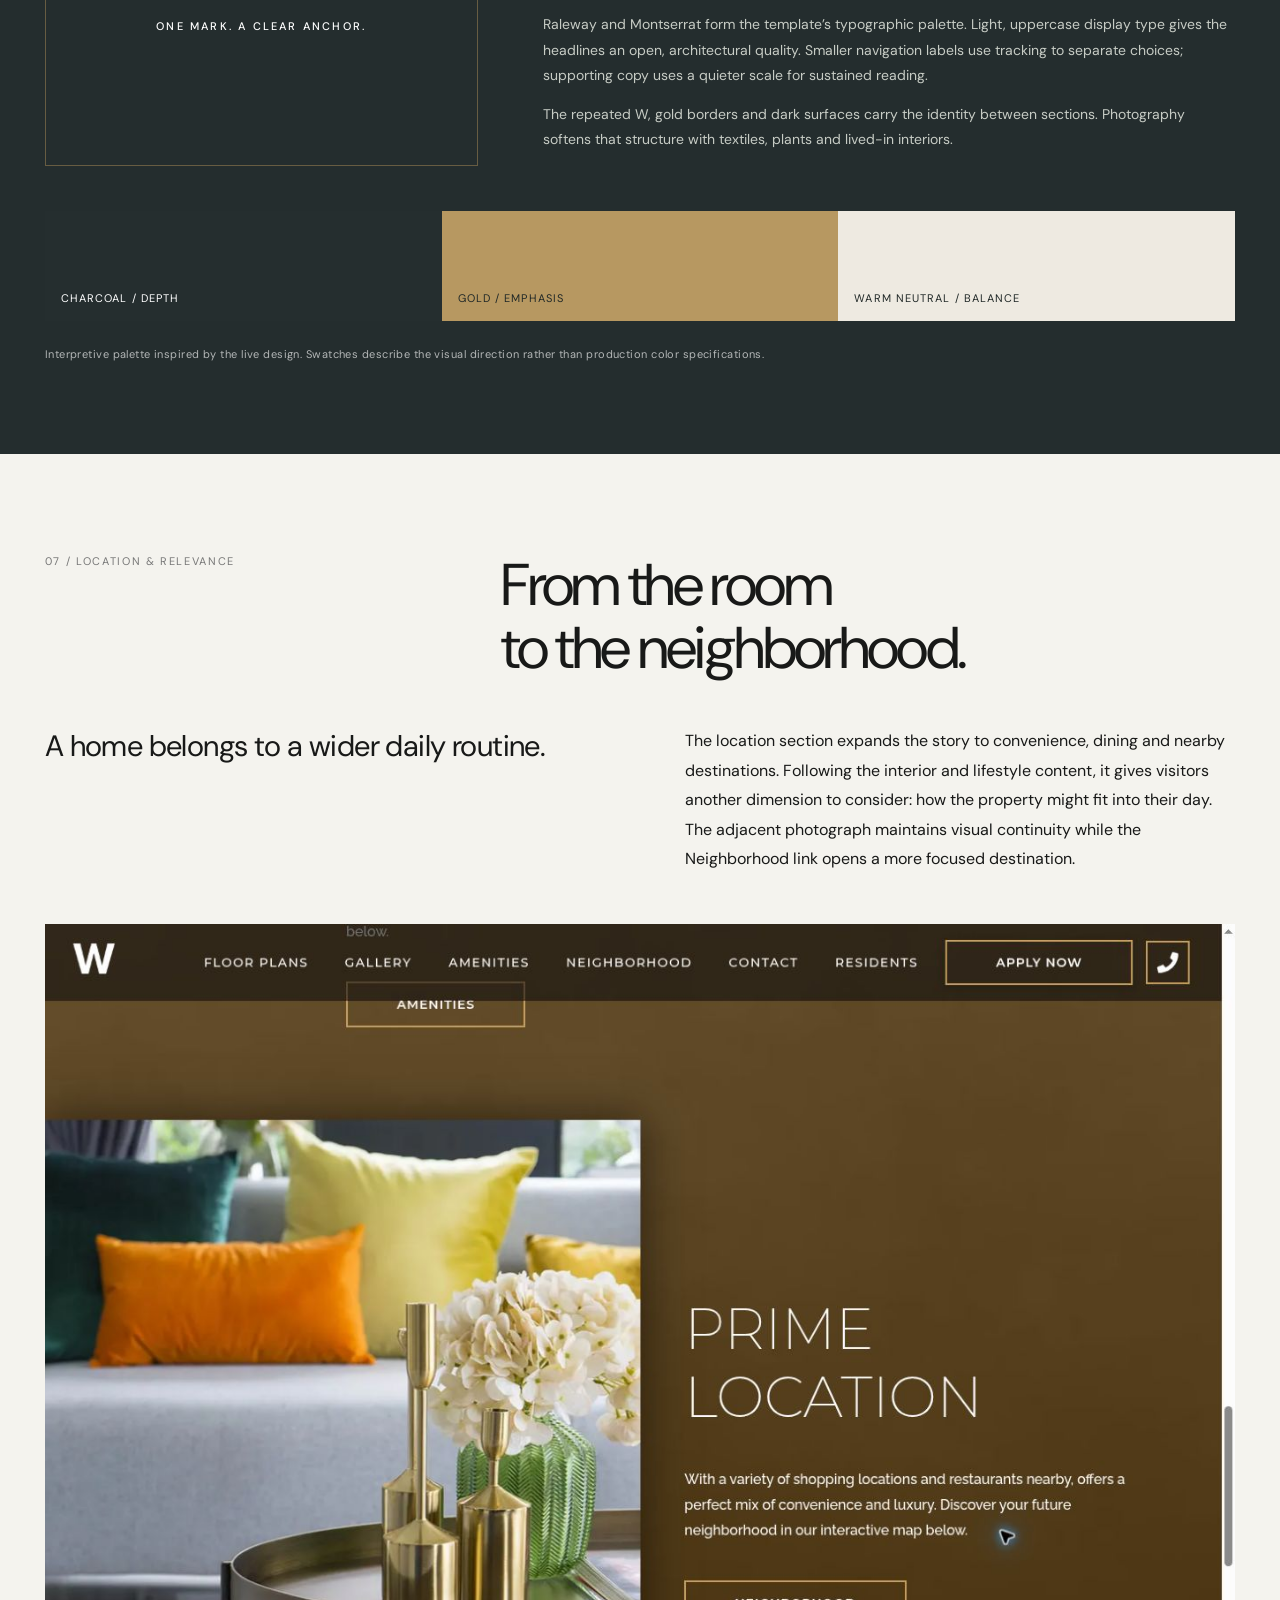
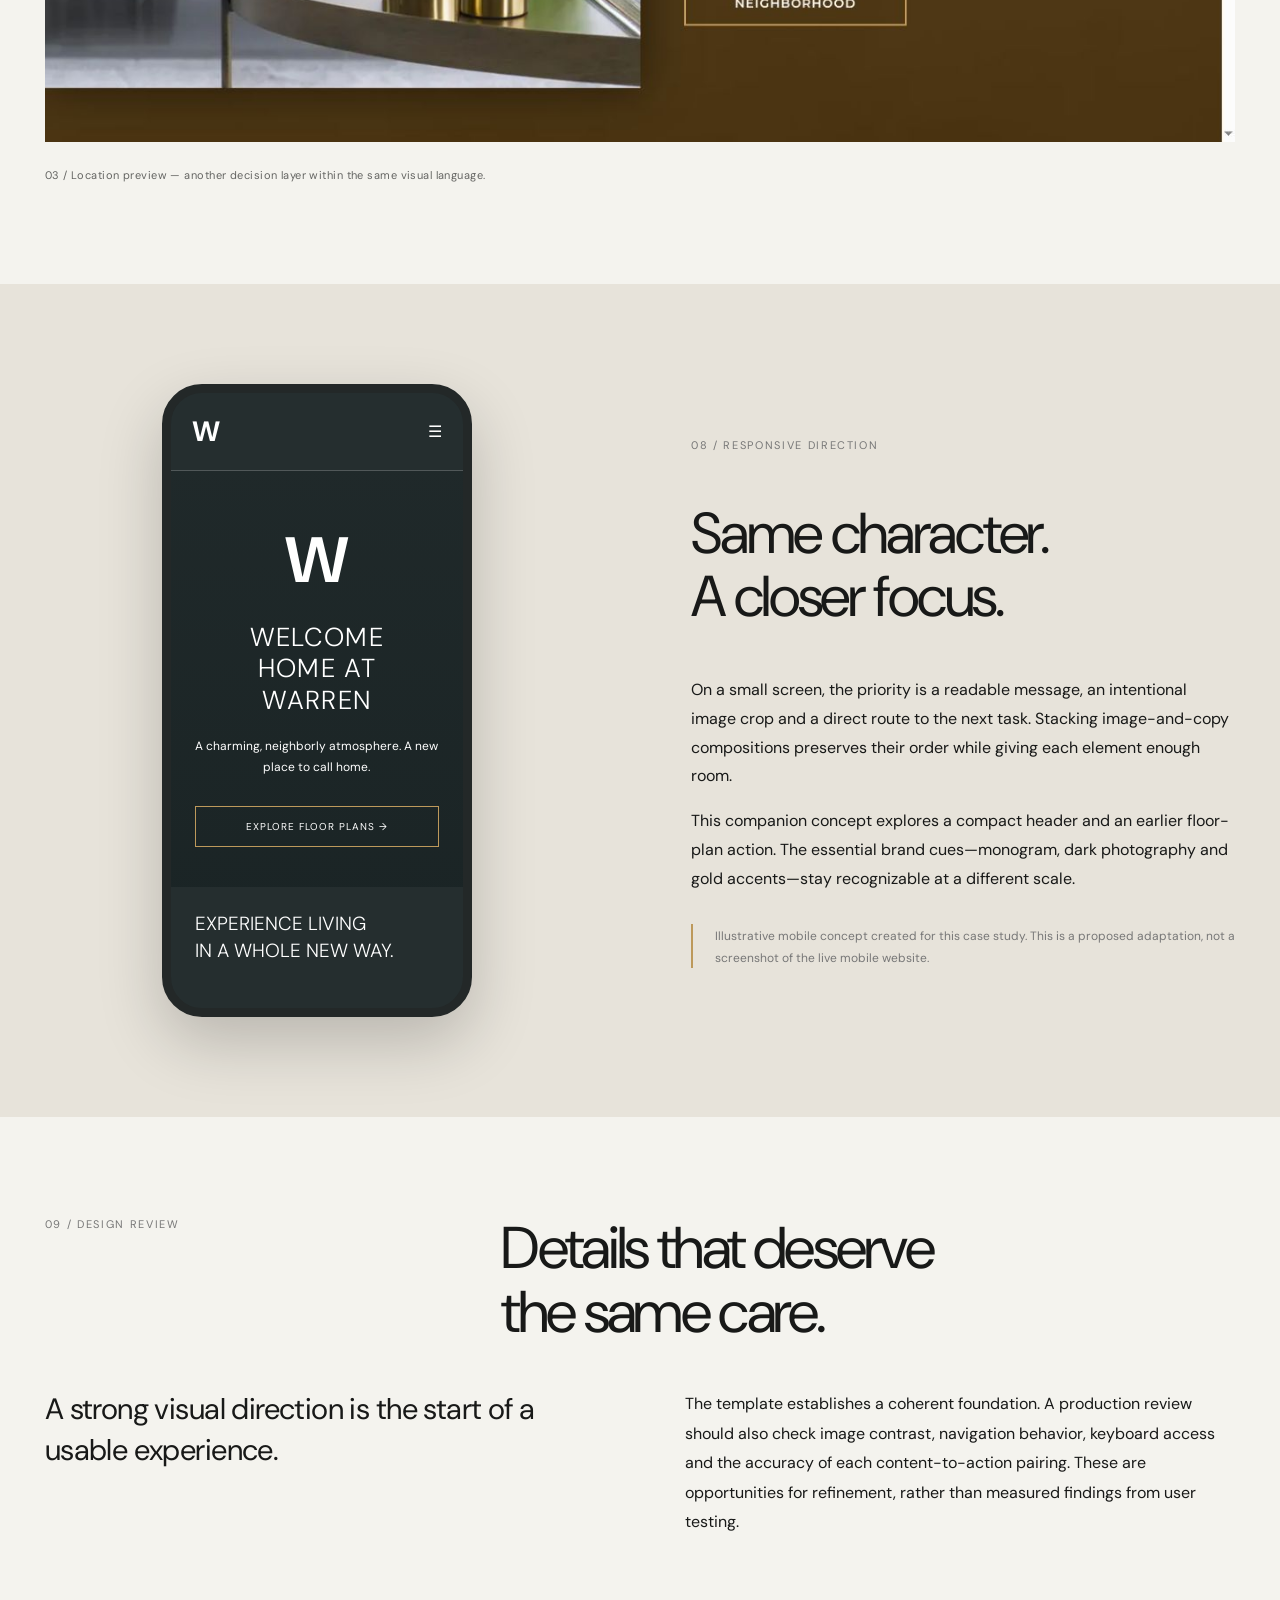
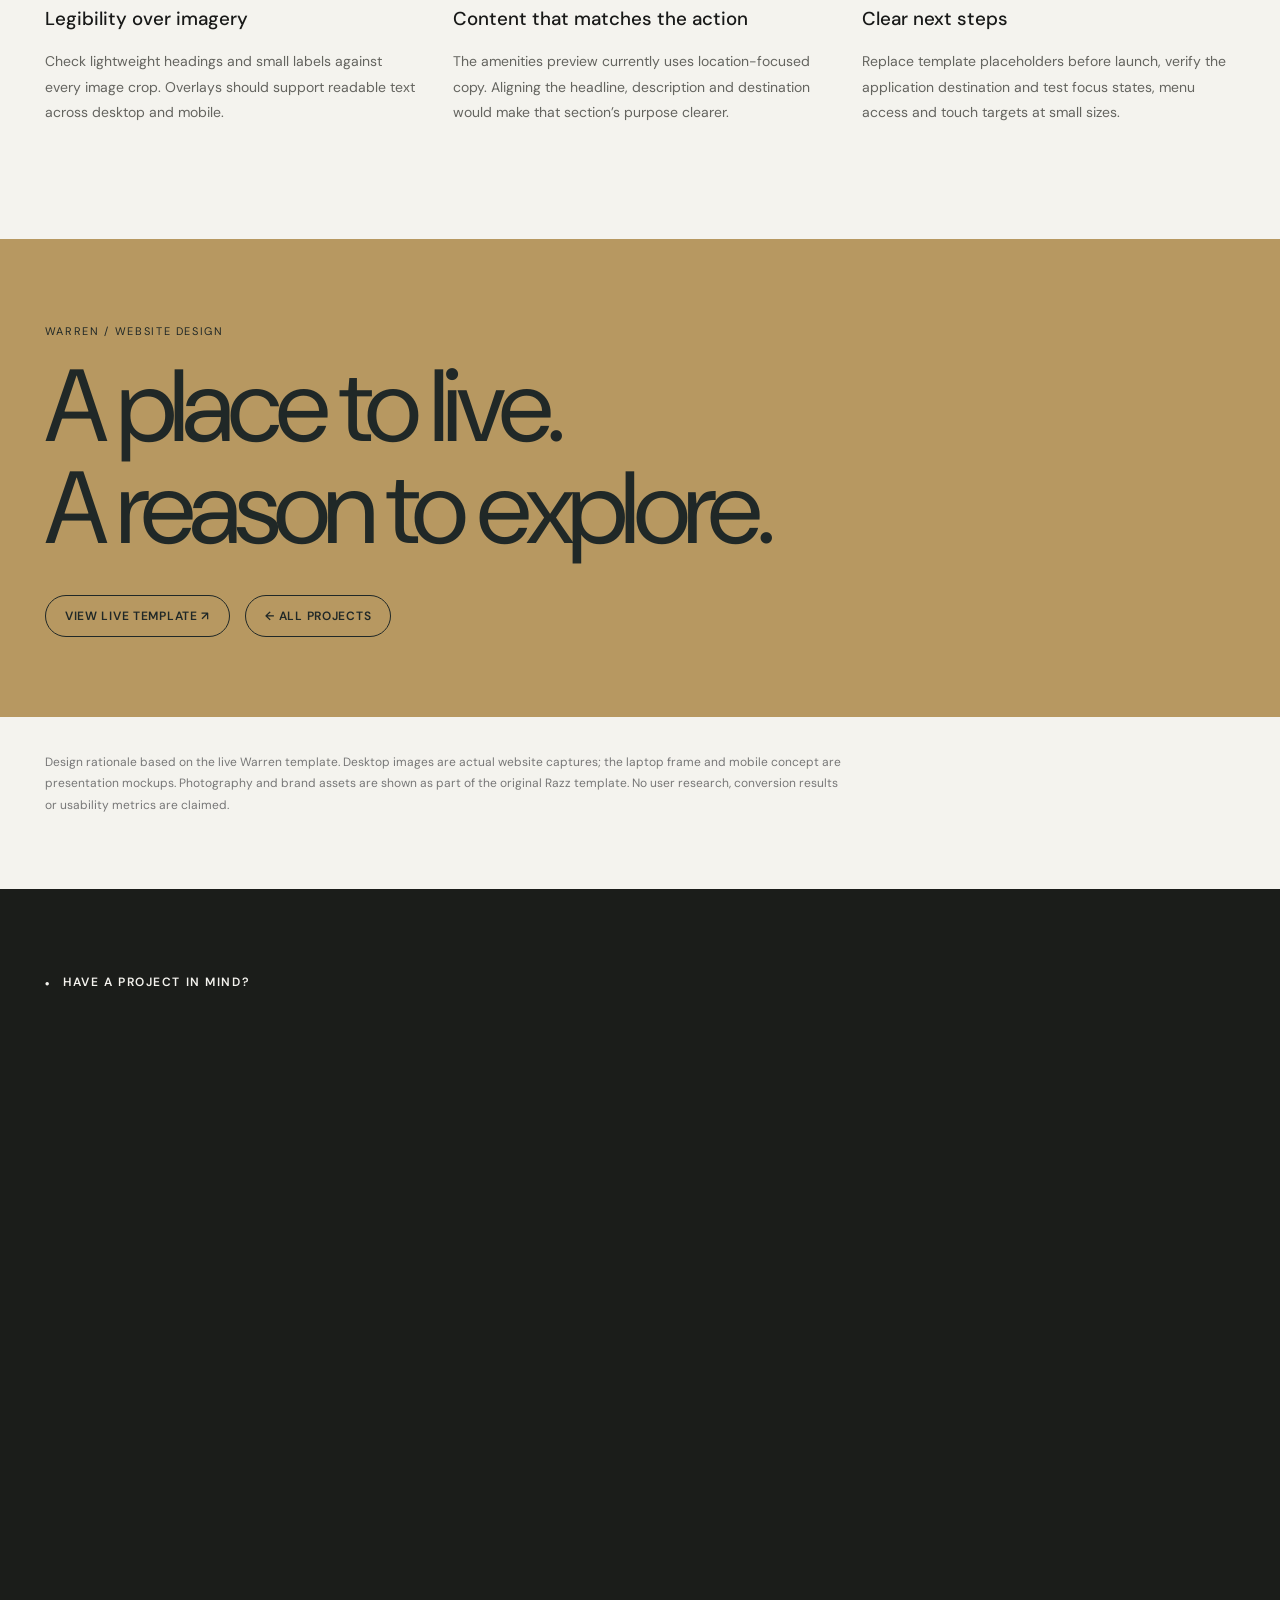
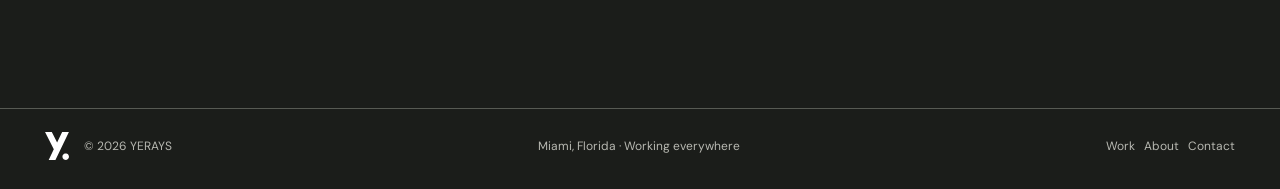
<file: project-warren.html>
<!doctype html><html lang="en"><head><meta charset="utf-8"><meta name="viewport" content="width=device-width,initial-scale=1"><title>Warren — Residential Website Design | YERAYS</title><meta name="description" content="Warren: residential website design through photography, visual hierarchy, brand expression and purposeful content architecture."><link rel="stylesheet" href="style.css"><link rel="stylesheet" href="warren-case.css"></head><body class="warren-case"><div class="container"><header class="topbar"><a class="brand" href="index.html" aria-label="YERAYS home"><img src="yerays-logo-black.svg" alt="YERAYS logo"></a><nav class="nav" id="nav"><a href="index.html">Home</a><a href="about.html">About</a><a href="work.html" class="active">Work</a><a href="services.html">Services</a><a href="contact.html">Contact ↗︎</a></nav><button class="menu-btn" aria-expanded="false" aria-controls="nav" aria-label="Open menu"><span class="menu-icon" aria-hidden="true"><i></i><i></i><i></i></span></button></header></div><main><section class="container page-head w-intro"><div class="eyebrow">Selected work / Residential website template</div><h1><em>Meet</em> Warren.</h1><p class="summary">A sense of home, before the first visit. An editorial approach to apartment living, shaped through warm imagery, quiet luxury and clear paths to discovery.</p><div class="w-meta"><div><span>Discipline</span><b>Website design · UX/UI</b></div><div><span>Context</span><b>Residential template · Razz</b></div><div><span>Focus</span><b>Art direction · Layout · Visual hierarchy</b></div></div><nav class="w-case-nav" aria-label="Case study sections"><a href="#journey">The journey</a><a href="#system">Visual system</a><a href="#responsive">Small screens</a><a href="https://warren-2022.myrazz.site/" target="_blank" rel="noopener">Explore live template ↗</a></nav></section>
<section class="w-stage"><div class="w-laptop"><img src="assets/warren/hero.jpg" width="1348" height="926" alt="Warren homepage: white monogram and welcome message over a living room photograph"><div class="w-base"></div></div><p class="w-caption">01 / The first impression — live desktop capture presented in an illustrative laptop frame.</p></section>
<section class="container w-section"><div class="w-heading"><span class="w-label">01 / The design challenge</span><h2>Make a template<br>feel like a place.</h2></div><div class="w-copy"><p class="w-lead">Apartment searching is practical. Choosing a home is personal. The experience needs room for both.</p><p>Warren pairs an atmospheric brand introduction with familiar navigation to floor plans, gallery, amenities and neighborhood information. The design invites visitors to picture everyday life here, while keeping the next useful destination within reach. Its character comes from the relationship between photography, restrained typography and generous space.</p></div></section>
<section class="w-split"><figure><img src="assets/warren/hero.jpg" alt="Desktop hero showing the Warren monogram, welcome headline, navigation and gold outlined application button" loading="lazy"></figure><div class="w-note"><span class="w-number">02 / HERO & NAVIGATION</span><h3>Feeling first.<br>Direction always.</h3><p>The full-bleed interior photograph establishes the mood immediately. A dark overlay gives the white monogram and welcome headline a shared focal point. Supporting copy stays short, allowing the image to carry the emotional introduction.</p><p>The gold outline distinguishes “Apply Now” from the text links. Floor Plans remains directly accessible for visitors who already know what they want, while the scroll cue invites a slower introduction.</p></div></section>
<section class="container w-section" id="journey"><div class="w-heading"><span class="w-label">03 / Content architecture</span><h2>A story with<br>useful exits.</h2></div><div class="w-copy"><p class="w-lead">The homepage creates a sequence. Navigation lets people choose their own pace.</p><p>After the welcome, the introduction brings bedroom options and a Floor Plans link into view. Gallery content adds visual context; amenities and location extend the story beyond the apartment itself. These sections act as previews, with dedicated pages available when a visitor wants more detail.</p></div><div class="w-route"><article><span class="w-number">01 — ARRIVE</span><h3>Build a feeling</h3><p>Introduce the identity and atmosphere before asking visitors to process detailed information.</p></article><article><span class="w-number">02 — EVALUATE</span><h3>Find a fit</h3><p>Bring home types and floor plans into the story early, supporting a practical next step.</p></article><article><span class="w-number">03 — IMAGINE</span><h3>See everyday life</h3><p>Use gallery and amenity previews to connect the property with the experience of living there.</p></article><article><span class="w-number">04 — CONNECT</span><h3>Explore or enquire</h3><p>Offer location details, contact access and an application route as interest becomes intent.</p></article></div></section>
<section class="w-stage" style="background:#e6e1d7;padding-top:55px"><img class="w-shot" src="assets/warren/intro.jpg" alt="Warren introduction: offset botanical photography, spacious text column and floor plan call to action" loading="lazy"><p class="w-caption" style="color:#343a36">02 / Introduction — a narrow reading column and offset photography create breathing room.</p></section>
<section class="container w-section"><div class="w-heading"><span class="w-label">04 / Layout & hierarchy</span><h2>Space is part<br>of the interface.</h2></div><div class="w-copy"><p class="w-lead">A deliberate rhythm of type, image and pause.</p><p>The introduction uses a compact text column against a generous image field. In the gallery preview, the composition reverses: a large lifestyle image sits beside an oversized headline and a single action. This change in scale creates a new focal point as visitors scroll. Fine gold rules connect sections without competing with the photography.</p></div></section>
<section class="w-split"><figure><img src="assets/warren/gallery.jpg" alt="Warren gallery preview: lifestyle photograph alongside oversized headline and Gallery button" loading="lazy"></figure><div class="w-note"><span class="w-number">05 / GALLERY PREVIEW</span><h3>Show the experience.<br>Then invite a closer look.</h3><p>A large photograph gives the gallery invitation visual weight. The headline is expressive, but the button is literal: “Gallery.” That distinction lets the editorial voice coexist with clear navigation.</p><p>Placing this preview after the introduction shifts the conversation from what is offered to how living here might feel. It supports exploration without turning the homepage into a complete image archive.</p></div></section>
<section class="w-brand" id="system"><div class="container"><div class="w-heading"><span class="w-label">06 / The visual system</span><h2>Understated.<br>Recognizable. Warm.</h2></div><div class="w-brand-board"><div class="w-mark">W<small>ONE MARK. A CLEAR ANCHOR.</small></div><div class="w-type"><span class="w-label">Type in the live template</span><strong>WELCOME<br>HOME.</strong><p>Raleway and Montserrat form the template’s typographic palette. Light, uppercase display type gives the headlines an open, architectural quality. Smaller navigation labels use tracking to separate choices; supporting copy uses a quieter scale for sustained reading.</p><p>The repeated W, gold borders and dark surfaces carry the identity between sections. Photography softens that structure with textiles, plants and lived-in interiors.</p></div></div><div class="w-swatches"><div style="background:#252e2f">CHARCOAL / DEPTH</div><div style="background:#b79861;color:#202827">GOLD / EMPHASIS</div><div style="background:#eeeae1;color:#202827">WARM NEUTRAL / BALANCE</div></div><p class="w-caption">Interpretive palette inspired by the live design. Swatches describe the visual direction rather than production color specifications.</p></div></section>
<section class="container w-section"><div class="w-heading"><span class="w-label">07 / Location & relevance</span><h2>From the room<br>to the neighborhood.</h2></div><div class="w-copy"><p class="w-lead">A home belongs to a wider daily routine.</p><p>The location section expands the story to convenience, dining and nearby destinations. Following the interior and lifestyle content, it gives visitors another dimension to consider: how the property might fit into their day. The adjacent photograph maintains visual continuity while the Neighborhood link opens a more focused destination.</p></div><figure style="margin:50px 0 0"><img class="w-shot" src="assets/warren/location.jpg" alt="Warren Prime Location section with interior photography and location copy on a warm brown background" loading="lazy"><figcaption class="w-caption">03 / Location preview — another decision layer within the same visual language.</figcaption></figure></section>
<section style="background:#e7e3da" id="responsive"><div class="container w-section w-mobile"><div class="w-phone" aria-label="Illustrative mobile design concept"><div class="w-phone-nav"><b>W</b><span>☰</span></div><div class="w-phone-hero"><b>W</b><h3>WELCOME<br>HOME AT<br>WARREN</h3><p>A charming, neighborly atmosphere. A new place to call home.</p><span class="w-phone-cta">EXPLORE FLOOR PLANS →</span></div><div class="w-phone-bottom">EXPERIENCE LIVING<br>IN A WHOLE NEW WAY.</div></div><div><span class="w-label">08 / Responsive direction</span><h2>Same character.<br>A closer focus.</h2><p>On a small screen, the priority is a readable message, an intentional image crop and a direct route to the next task. Stacking image-and-copy compositions preserves their order while giving each element enough room.</p><p>This companion concept explores a compact header and an earlier floor-plan action. The essential brand cues—monogram, dark photography and gold accents—stay recognizable at a different scale.</p><div class="w-callout"><small>Illustrative mobile concept created for this case study. This is a proposed adaptation, not a screenshot of the live mobile website.</small></div></div></div></section>
<section class="container w-section"><div class="w-heading"><span class="w-label">09 / Design review</span><h2>Details that deserve<br>the same care.</h2></div><div class="w-copy"><p class="w-lead">A strong visual direction is the start of a usable experience.</p><p>The template establishes a coherent foundation. A production review should also check image contrast, navigation behavior, keyboard access and the accuracy of each content-to-action pairing. These are opportunities for refinement, rather than measured findings from user testing.</p></div><div class="w-review"><article><h3>Legibility over imagery</h3><p>Check lightweight headings and small labels against every image crop. Overlays should support readable text across desktop and mobile.</p></article><article><h3>Content that matches the action</h3><p>The amenities preview currently uses location-focused copy. Aligning the headline, description and destination would make that section’s purpose clearer.</p></article><article><h3>Clear next steps</h3><p>Replace template placeholders before launch, verify the application destination and test focus states, menu access and touch targets at small sizes.</p></article></div></section>
<section class="w-end"><div class="container"><span class="w-label" style="color:inherit">Warren / Website design</span><h2>A place to live.<br>A reason to explore.</h2><div class="w-actions"><a class="pill" href="https://warren-2022.myrazz.site/" target="_blank" rel="noopener">View live template ↗</a><a class="pill" href="work.html">← All projects</a></div></div></section><section class="container" style="padding-bottom:60px"><p class="w-proof">Design rationale based on the live Warren template. Desktop images are actual website captures; the laptop frame and mobile concept are presentation mockups. Photography and brand assets are shown as part of the original Razz template. No user research, conversion results or usability metrics are claimed.</p></section></main><footer class="footer"><div class="container"><div class="footer-head eyebrow">Have a project in mind?</div><h2><a class="footer-cta" href="contact.html">Let’s make<br>it <strong class="weight-accent">happen</strong> ↗︎</a></h2><div class="footer-bottom"><span><img class="footer-mark" src="yerays-logo-black.svg" alt="YERAYS logo"> © <span data-year>2026</span> YERAYS</span><span>Miami, Florida · Working everywhere</span><span><a href="work.html">Work</a> &nbsp; <a href="about.html">About</a> &nbsp; <a href="contact.html">Contact</a></span></div></div></footer><div class="cursor-tip" aria-hidden="true">Explore<br>case study ↗︎</div><script src="script.js?v=brook-case-20261103" defer></script></body></html>
</file>
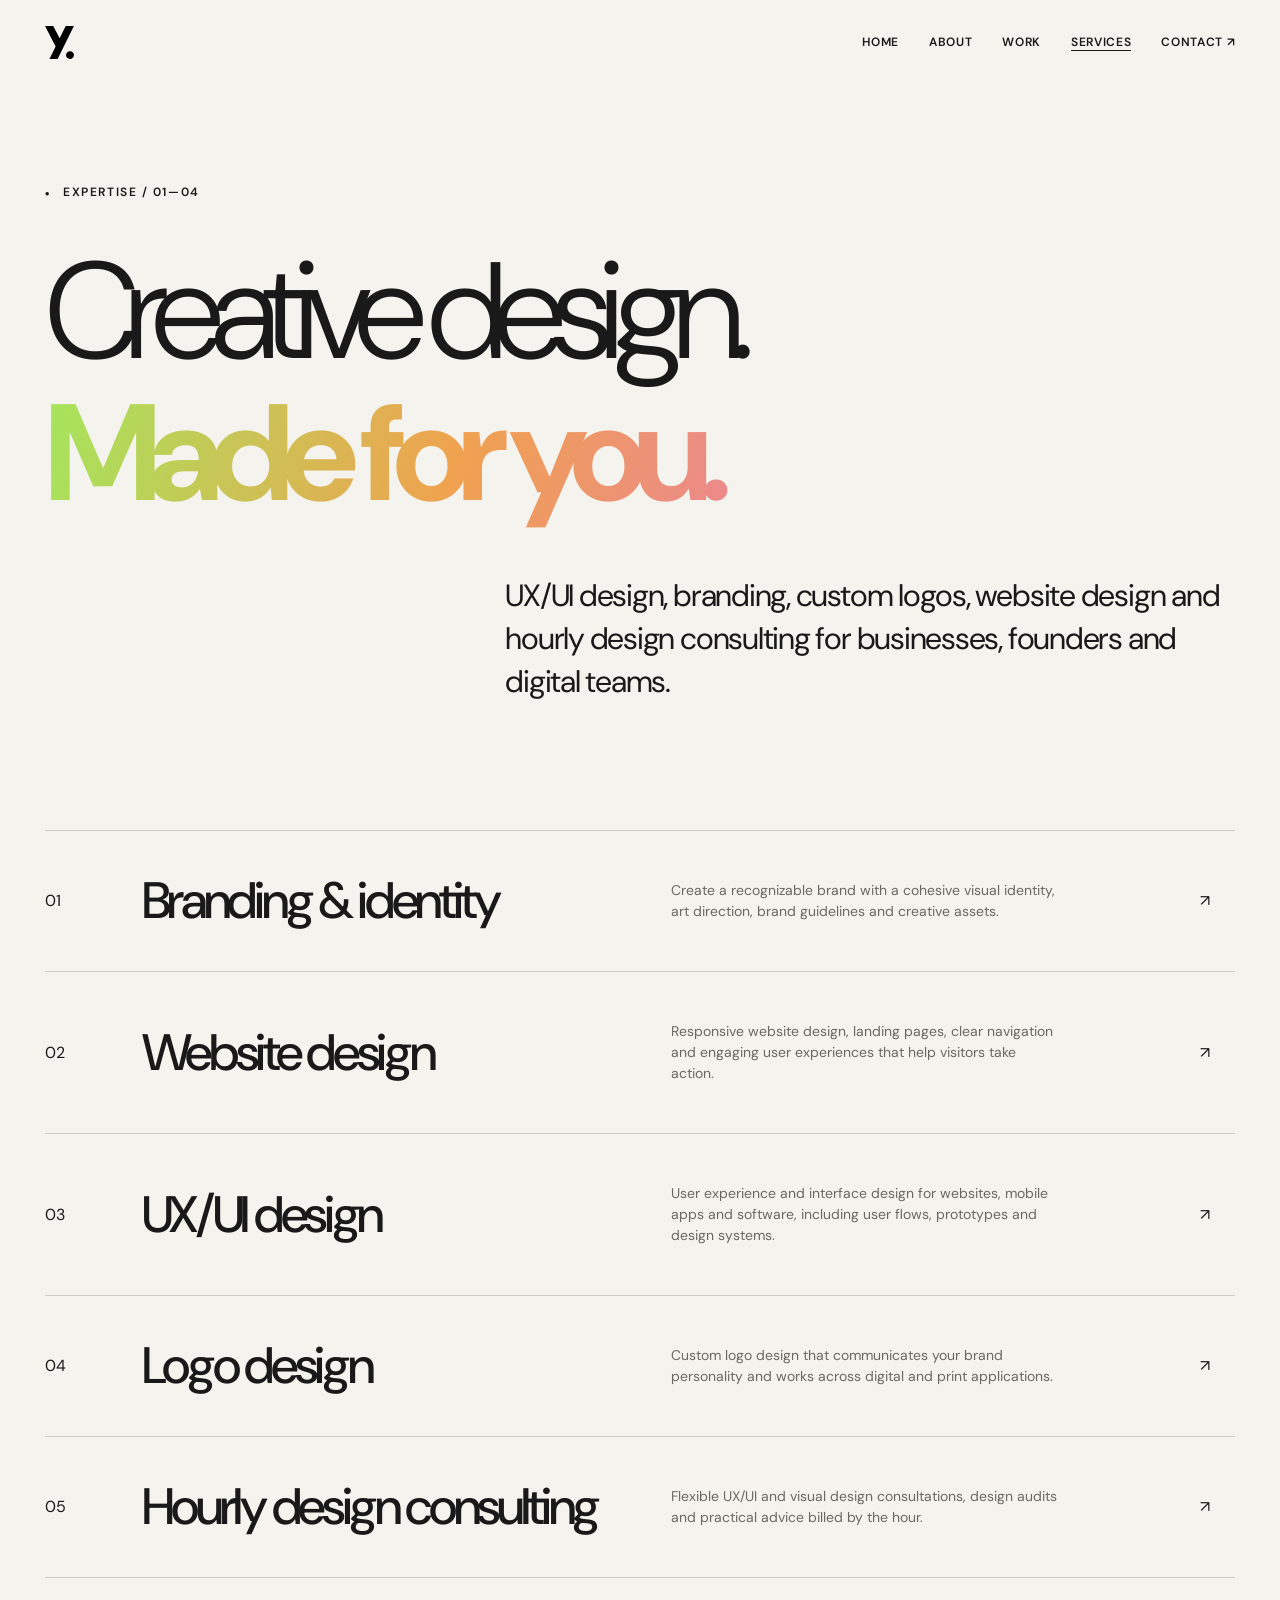
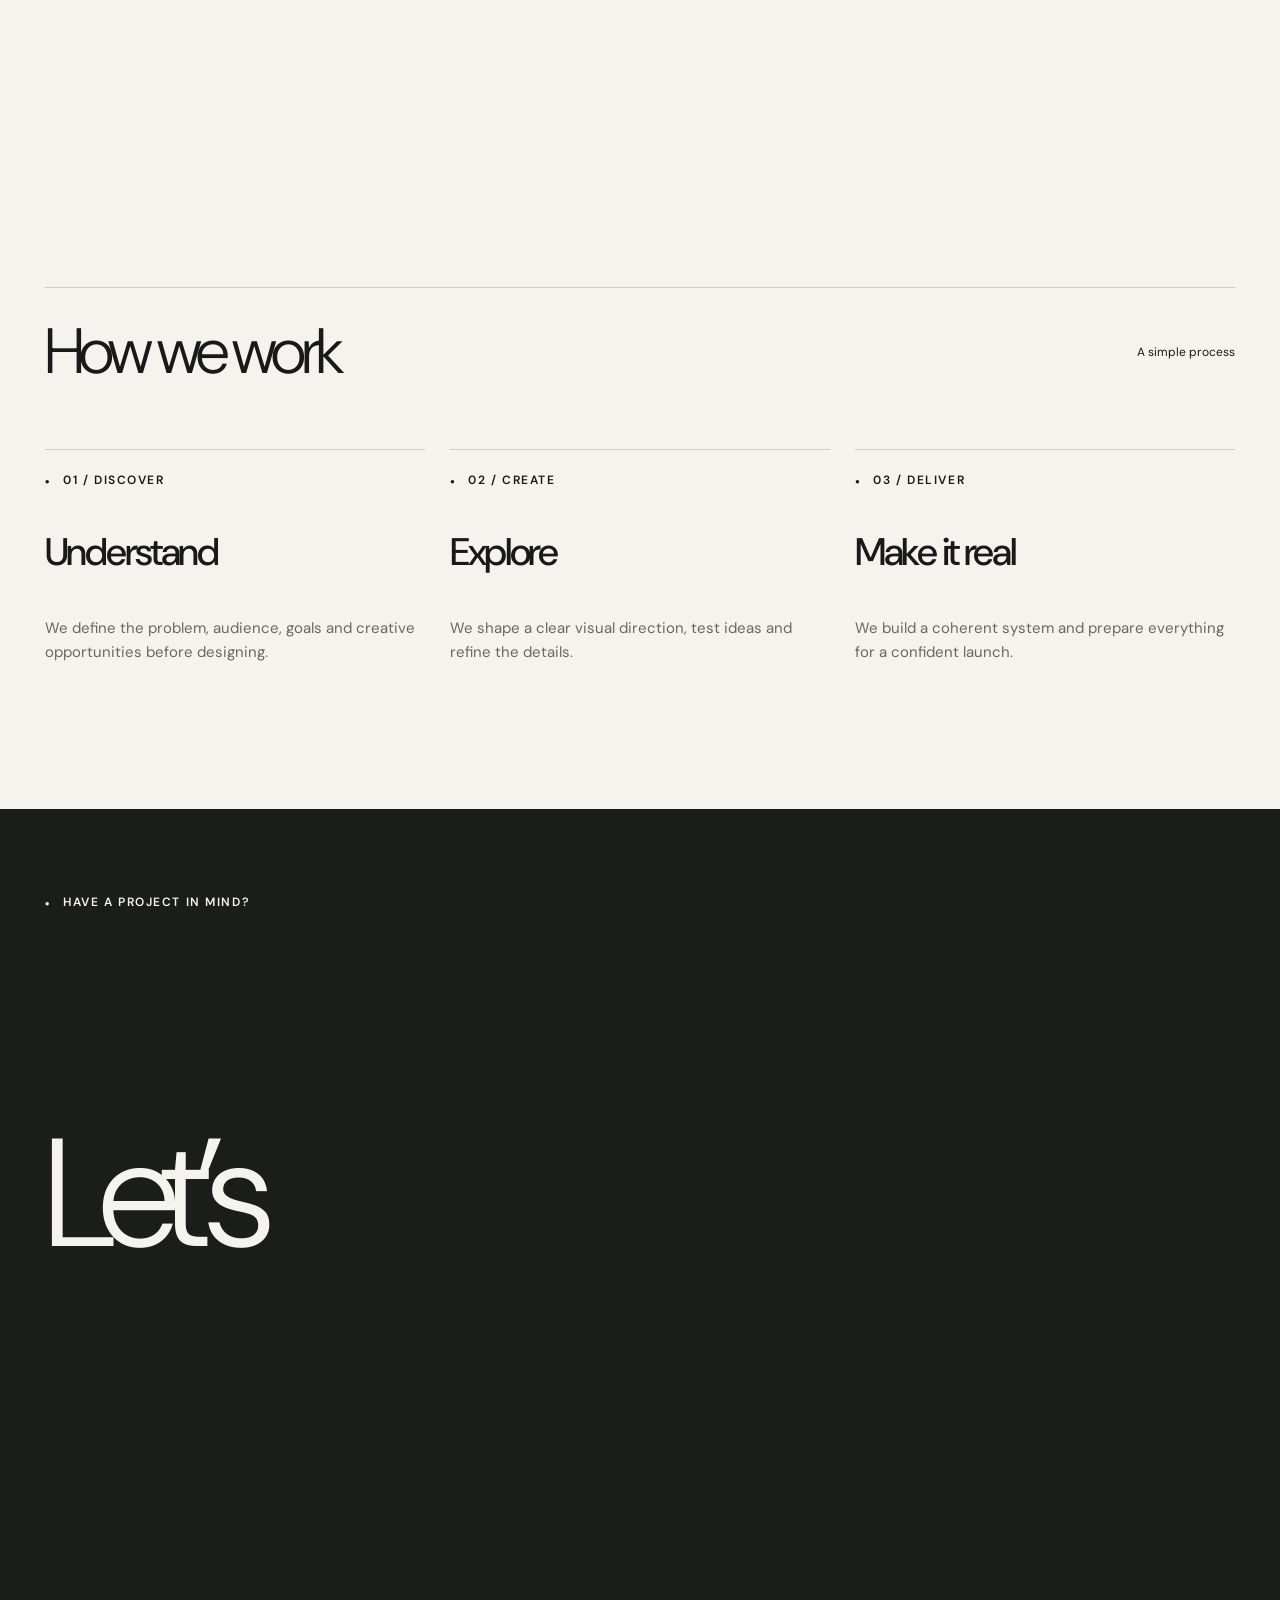
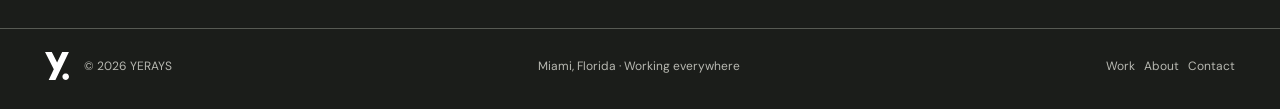
<file: services.html>
<!doctype html><html lang="en"><head><meta charset="utf-8"><meta name="viewport" content="width=device-width,initial-scale=1"><meta name="theme-color" content="#f4f3ee"><title>UX/UI, Branding, Logo & Website Design Services | YERAYS</title><meta name="description" content="Explore UX/UI design, brand identity, logo design, website design and hourly design consulting by YERAYS, an independent designer in Miami."><link rel="stylesheet" href="style.css?v=rounded-fullbleed-20261102"></head><body><div class="container"><header class="topbar"><a class="brand" href="index.html" aria-label="YERAYS home"><img src="yerays-logo-black.svg?v=20261102b" alt="YERAYS logo"></a><nav class="nav" id="nav"><a href="index.html">Home</a><a href="about.html">About</a><a href="work.html">Work</a><a href="services.html" class="active">Services</a><a href="contact.html">Contact ↗︎</a></nav><button class="menu-btn" aria-expanded="false" aria-controls="nav" aria-label="Open menu"><span class="menu-icon" aria-hidden="true"><i></i><i></i><i></i></span></button></header></div><main class="container"><section class="page-head"><div class="eyebrow">Expertise / 01—04</div><h1 class="display">Creative design.<br><strong class="weight-accent page-gradient">Made for you.</strong></h1><p class="summary">UX/UI design, branding, custom logos, website design and hourly design consulting for businesses, founders and digital teams.</p></section><section class="section" style="padding-top:0"><div class="service-list"><div class="service-row reveal"><span>01</span><h3>Branding & identity</h3><p>Create a recognizable brand with a cohesive visual identity, art direction, brand guidelines and creative assets.</p><span class="arrow">↗︎</span></div><div class="service-row reveal"><span>02</span><h3>Website design</h3><p>Responsive website design, landing pages, clear navigation and engaging user experiences that help visitors take action.</p><span class="arrow">↗︎</span></div><div class="service-row reveal"><span>03</span><h3>UX/UI design</h3><p>User experience and interface design for websites, mobile apps and software, including user flows, prototypes and design systems.</p><span class="arrow">↗︎</span></div><div class="service-row reveal"><span>04</span><h3>Logo design</h3><p>Custom logo design that communicates your brand personality and works across digital and print applications.</p><span class="arrow">↗︎</span></div><div class="service-row reveal"><span>05</span><h3>Hourly design consulting</h3><p>Flexible UX/UI and visual design consultations, design audits and practical advice billed by the hour.</p><span class="arrow">↗︎</span></div></div></section><section class="section"><div class="section-line"><h2>How we work</h2><span>A simple process</span></div><div class="process"><article class="reveal"><span class="eyebrow">01 / Discover</span><h3>Understand</h3><p>We define the problem, audience, goals and creative opportunities before designing.</p></article><article class="reveal"><span class="eyebrow">02 / Create</span><h3>Explore</h3><p>We shape a clear visual direction, test ideas and refine the details.</p></article><article class="reveal"><span class="eyebrow">03 / Deliver</span><h3>Make it real</h3><p>We build a coherent system and prepare everything for a confident launch.</p></article></div></section></main><footer class="footer"><div class="container"><div class="footer-head eyebrow">Have a project in mind?</div><h2><a class="footer-cta" href="contact.html">Let’s make<br>it <strong class="weight-accent">happen</strong> ↗︎</a></h2><div class="footer-bottom"><span><img class="footer-mark" src="yerays-logo-black.svg" alt="YERAYS logo"> © <span data-year>2026</span> YERAYS</span><span>Miami, Florida · Working everywhere</span><span><a href="work.html">Work</a> &nbsp; <a href="about.html">About</a> &nbsp; <a href="contact.html">Contact</a></span></div></div></footer><div class="cursor-tip" aria-hidden="true">Explore<br>case study ↗︎</div><script src="script.js?v=rounded-fullbleed-20261102" defer></script></body></html>
</file>
<file: style.css>
@import url('https://fonts.googleapis.com/css2?family=DM+Sans:wght@300;400;500;600;700&display=swap');
:root{--bg:#f4f3ee;--ink:#181918;--line:#cecec7;--muted:#686963;--accent:#d9f66e}*{box-sizing:border-box}html{scroll-behavior:smooth}body{margin:0;background:var(--bg);color:var(--ink);font-family:'DM Sans',Arial,sans-serif;-webkit-font-smoothing:antialiased}a{color:inherit;text-decoration:none}button,input,textarea{font:inherit}button{cursor:pointer}img,video{display:block;width:100%}::selection{background:var(--accent);color:var(--ink)}.container{width:min(100% - 7vw,1680px);margin:auto}.topbar{height:84px;display:flex;justify-content:space-between;align-items:center;gap:20px;border-bottom:1px solid var(--line);position:relative;z-index:30}.brand{display:flex;align-items:center;gap:13px;font-weight:700;letter-spacing:-.07em}.brand img{height:40px;width:35px;object-fit:contain}.brand span{font-size:22px}.nav{display:flex;gap:30px;align-items:center}.nav a{font-size:12px;font-weight:600;text-transform:uppercase;letter-spacing:.055em}.nav a.active{border-bottom:1px solid}.nav a:hover{opacity:.55}.menu-btn{display:none;border:0;background:transparent;font-size:14px}.pill{display:inline-flex;gap:10px;align-items:center;border:1px solid currentColor;border-radius:100px;padding:12px 19px;font-size:12px;font-weight:600;text-transform:uppercase;letter-spacing:.06em;transition:background .25s,color .25s}.pill:hover{background:var(--ink);color:var(--bg)}.eyebrow{font-size:12px;text-transform:uppercase;letter-spacing:.13em;font-weight:600}.eyebrow:before{content:'●';font-size:8px;margin-right:12px}.display{font-size:clamp(64px,10.7vw,190px);line-height:.9;letter-spacing:-.09em;font-weight:500;margin:0}.display em{font-style:normal;color:#999a92}.lede{font-size:clamp(21px,2.5vw,37px);line-height:1.3;letter-spacing:-.05em;font-weight:500}.muted{color:var(--muted)}.home-intro{padding:92px 0 56px}.home-intro .display{margin-top:38px}.intro-foot{display:flex;justify-content:space-between;align-items:end;gap:35px;margin-top:44px}.intro-foot p{max-width:470px;font-size:17px;line-height:1.5}.small{font-size:12px}.motion-stage{height:185vh;position:relative}.motion-pin{height:100vh;position:sticky;top:0;display:flex;align-items:center;justify-content:center;overflow:hidden}.motion-frame{position:relative;width:100vw;height:100vh;overflow:hidden;will-change:width,height,border-radius;isolation:isolate;background:#303b3a}.motion-frame img{width:100%;height:100%;object-fit:cover;filter:brightness(.72)}.motion-frame:after{content:'';position:absolute;inset:0;background:linear-gradient(90deg,rgba(0,0,0,.55),transparent 75%)}.motion-caption{position:absolute;left:7%;bottom:12%;z-index:2;color:white;font-size:clamp(42px,7vw,115px);line-height:.95;letter-spacing:-.075em;max-width:800px}.motion-caption small{display:block;font-size:12px;letter-spacing:.1em;text-transform:uppercase;margin-bottom:20px}.section{padding:130px 0}.section-line{border-top:1px solid var(--line);padding-top:23px;display:flex;justify-content:space-between;align-items:center;margin-bottom:65px}.section-line h2{font-size:clamp(35px,5vw,78px);letter-spacing:-.075em;line-height:1;margin:0;font-weight:500}.section-line span{font-size:12px}.feature-grid{display:grid;grid-template-columns:1.12fr .88fr;column-gap:clamp(55px,7vw,135px);row-gap:clamp(105px,12vw,205px);align-items:start}.feature-grid>a:nth-child(2){margin-top:135px}.tile{display:block;position:relative}.tile-visual{overflow:hidden;background:#deded9;position:relative}.tile-visual img{height:100%;object-fit:cover;transition:transform 1.25s cubic-bezier(.22,1,.36,1)}.tile:hover img{transform:scale(1.035)}.tile.large .tile-visual{aspect-ratio:1.13}.tile.medium .tile-visual{aspect-ratio:.84}.tile.wide .tile-visual{aspect-ratio:1.75}.tile.small .tile-visual{aspect-ratio:1.04}.tile-meta{display:flex;justify-content:space-between;gap:15px;margin-top:18px}.tile-meta h3{font-size:clamp(20px,2.1vw,33px);letter-spacing:-.06em;font-weight:500;margin:0}.tile-meta span{font-size:12px;color:var(--muted);padding-top:7px}.tile p{font-size:13px;color:var(--muted);margin:8px 0 0}.cursor-tip{position:fixed;left:0;top:0;pointer-events:none;z-index:99;background:var(--accent);color:var(--ink);border-radius:50%;height:118px;width:118px;display:grid;place-items:center;text-align:center;font-size:12px;font-weight:700;line-height:1.3;transform:translate(-50%,-50%) scale(0);transition:transform .28s cubic-bezier(.22,1,.36,1);box-shadow:0 12px 30px #0002}.cursor-tip.visible{transform:translate(-50%,-50%) scale(1)}.service-list{border-top:1px solid var(--line)}.service-row{display:grid;grid-template-columns:75px 1fr 1fr 35px;gap:22px;border-bottom:1px solid var(--line);padding:35px 0;align-items:center;transition:padding .35s ease,background-color .35s ease}.service-row:hover{padding-left:16px;background:var(--accent)}.service-row h3{font-size:clamp(26px,4vw,60px);font-weight:500;letter-spacing:-.065em;margin:0}.service-row p{max-width:390px;line-height:1.5;color:var(--muted);font-size:14px}.statement{background:#1b1d1a;color:#f4f3ee;padding:150px 0}.statement .lede{max-width:1150px;font-size:clamp(38px,5.5vw,88px);line-height:1.1}.statement .lede span{color:#878981}.footer{background:#1b1d1a;color:#f4f3ee;padding:85px 0 28px}.footer-head{border-top:1px solid #575a53;padding-top:22px}.footer h2{font-size:clamp(68px,12vw,190px);font-weight:500;letter-spacing:-.09em;line-height:.92;margin:70px 0 90px}.footer h2 a{border-bottom:5px solid currentColor}.footer-bottom{border-top:1px solid #575a53;padding-top:24px;display:flex;justify-content:space-between;gap:20px;font-size:12px;color:#b7b8b1}.page-head{padding:100px 0 75px}.page-head .display{margin:40px 0 35px}.page-head .summary{max-width:730px;margin-left:auto;font-size:clamp(20px,2.4vw,33px);line-height:1.4;letter-spacing:-.04em}.work-grid{display:grid;grid-template-columns:repeat(12,1fr);column-gap:clamp(55px,7vw,135px);row-gap:clamp(110px,12vw,205px);align-items:start}.work-grid .tile{grid-column:span 6}.work-grid .tile:nth-child(4n+1){grid-column:span 7}.work-grid .tile:nth-child(4n+2){grid-column:span 5;margin-top:160px}.work-grid .tile:nth-child(4n+3){grid-column:span 5;margin-top:100px}.work-grid .tile:nth-child(4n){grid-column:span 7}.work-grid .tile-visual{aspect-ratio:1.22}.work-grid .tile:nth-child(4n+2) .tile-visual,.work-grid .tile:nth-child(4n+3) .tile-visual{aspect-ratio:.82}.filters{display:flex;gap:10px;flex-wrap:wrap;margin:0 0 50px}.filter{background:none;border:1px solid var(--line);border-radius:40px;padding:11px 17px;font-size:12px}.filter.active,.filter:hover{background:var(--ink);color:white}.tile[hidden]{display:none!important}.about-columns{display:grid;grid-template-columns:1fr 1fr;gap:50px}.about-columns p{font-size:clamp(22px,2.8vw,43px);letter-spacing:-.05em;line-height:1.28;margin:0}.about-columns .side{font-size:17px;line-height:1.65;max-width:540px;margin-left:auto;letter-spacing:0}.process{display:grid;grid-template-columns:repeat(3,1fr);gap:25px}.process article{border-top:1px solid var(--line);padding-top:18px}.process h3{font-size:clamp(25px,3vw,42px);letter-spacing:-.06em;font-weight:500}.process p{font-size:15px;line-height:1.6;color:var(--muted)}.contact-grid{display:grid;grid-template-columns:1fr 1fr;gap:80px}.contact-grid .lede{margin:0}.contact-form{display:grid;gap:25px}.field{display:grid;gap:10px}.field label{font-size:12px;text-transform:uppercase;letter-spacing:.08em}.field input,.field textarea{width:100%;border:0;border-bottom:1px solid var(--line);background:transparent;border-radius:0;padding:15px 0;outline:0;font-size:17px;color:var(--ink)}.field input:focus,.field textarea:focus{border-color:var(--ink)}.contact-form button{border:0;background:var(--ink);color:white;padding:20px;font-size:13px;text-transform:uppercase;letter-spacing:.08em}.contact-note{font-size:12px;color:var(--muted)}.case-hero{aspect-ratio:1.8;overflow:hidden}.case-hero img{height:100%;object-fit:cover}.case-info{display:grid;grid-template-columns:1fr 1fr;gap:50px}.case-info p{font-size:clamp(20px,2.7vw,37px);letter-spacing:-.05em;line-height:1.4;margin:0}.case-detail{margin:70px 0}.case-detail img{max-height:850px;object-fit:cover}.reveal{opacity:0;transform:translateY(42px);transition:opacity .8s ease,transform .8s cubic-bezier(.2,.7,.2,1)}.reveal.in{opacity:1;transform:translateY(0)}@media(max-width:800px){.container{width:calc(100% - 40px)}.topbar{height:70px}.nav{display:none;position:absolute;top:70px;left:-20px;right:-20px;background:var(--bg);padding:30px 20px 40px;flex-direction:column;align-items:flex-start;border-bottom:1px solid var(--line)}.nav.open{display:flex}.menu-btn{display:block}.brand img{height:34px;width:30px}.brand span{font-size:20px}.home-intro{padding:75px 0 50px}.display{font-size:clamp(58px,13vw,100px)}.intro-foot{align-items:flex-start;flex-direction:column;margin-top:30px}.motion-stage{height:145vh}.motion-caption{font-size:clamp(40px,10vw,76px)}.section{padding:85px 0}.section-line{margin-bottom:40px}.feature-grid,.about-columns,.contact-grid,.case-info{grid-template-columns:1fr}.feature-grid>a:nth-child(2){margin-top:0}.feature-grid .tile-visual{aspect-ratio:1.15!important}.work-grid{grid-template-columns:1fr;row-gap:55px}.work-grid .tile,.work-grid .tile:nth-child(n){grid-column:1;margin-top:0}.work-grid .tile-visual,.work-grid .tile:nth-child(n) .tile-visual{aspect-ratio:1.1}.service-row{grid-template-columns:32px 1fr 25px;gap:12px}.service-row p{grid-column:2;grid-row:2;margin:0}.service-row h3{font-size:31px}.service-row .arrow{grid-column:3;grid-row:1}.statement{padding:100px 0}.footer h2{margin:60px 0;font-size:clamp(60px,12vw,100px)}.footer-bottom{flex-wrap:wrap}.page-head{padding:75px 0 55px}.page-head .summary{margin:30px 0 0}.process{grid-template-columns:1fr}.about-columns .side{margin:0}.case-hero{aspect-ratio:1.1}.cursor-tip{display:none}}@media(prefers-reduced-motion:reduce){*,*:before,*:after{animation-duration:.01ms!important;transition-duration:.01ms!important;scroll-behavior:auto!important}.reveal{opacity:1;transform:none}.motion-stage{height:auto}.motion-pin{position:relative;height:70vh}.motion-frame{width:100%!important;height:70vh!important;border-radius:0!important}}\n@media(min-width:801px){.feature-grid .tile:nth-child(3){margin-top:45px}.feature-grid .tile:nth-child(4){margin-top:0}}\n@media(prefers-reduced-motion:reduce){.tile-visual img{transition:none!important}.reveal{opacity:1!important;transform:none!important}}\n
/* Sticky, direction-aware navigation and footer brand */
.topbar{position:sticky;top:0;z-index:80;background:var(--bg);transition:transform .42s cubic-bezier(.22,1,.36,1);will-change:transform}
.topbar.nav-hidden{transform:translateY(-110%)}

.brand img{height:48px;width:42px;object-fit:contain}
.footer-bottom{align-items:center}
.footer-mark{display:inline-block;width:24px;height:29px;object-fit:contain;vertical-align:middle;margin-right:12px;filter:invert(1)}
@media(max-width:800px){.brand img{height:39px;width:34px}}
@media(prefers-reduced-motion:reduce){.topbar{transition:none!important}}

/* Keep navigation sticky across page sections, not just its container */
body>.container:first-child{position:fixed;top:0;left:0;right:0;width:100%;max-width:none;padding:0 max(3.5vw,calc((100vw - 1680px)/2));z-index:80;background:var(--bg)}
body{padding-top:84px}
@media(max-width:800px){body{padding-top:70px}body>.container:first-child{padding:0 20px}}

/* November refinements: compact hero, hover palette and sliding navigation */
.home-intro .display{line-height:.84}
.footer h2 a{transition:color .32s ease,border-color .32s ease}
.footer h2 a:hover{color:var(--accent);border-color:var(--accent)}
.statement .pill:hover{background:var(--accent);border-color:var(--accent);color:var(--ink)}
body>.container:first-child{transition:transform .46s cubic-bezier(.22,1,.36,1);will-change:transform}
body>.container:first-child.nav-hidden{transform:translate3d(0,-105%,0)}
.topbar.nav-hidden{transform:none}
.nav a.active{border-bottom:1px solid currentColor}
@media(prefers-reduced-motion:reduce){body>.container:first-child{transition:none!important}}

/* Clean header and cinematic video placeholder */
.topbar{border-bottom:0!important}
.motion-frame video{display:block;width:100%;height:100%;object-fit:cover;filter:brightness(.72);transform:scale(1.07);will-change:transform}
@media(prefers-reduced-motion:reduce){.motion-frame video{transform:none}}

/* Footer CTA: full phrase hover, no underline */
.footer h2 a,.footer h2 a:visited{display:inline-block;text-decoration:none!important;border:0!important;box-shadow:none!important;color:inherit;transition:color .38s cubic-bezier(.22,1,.36,1)}
.footer h2 a:hover,.footer h2 a:focus-visible{color:var(--accent)!important;text-decoration:none!important;border:0!important;box-shadow:none!important}

/* Floating, staggered editorial project gallery */
@media(min-width:801px){
.feature-grid{grid-template-columns:minmax(0,1.12fr) minmax(0,.88fr);row-gap:clamp(145px,16vw,260px)}
.feature-grid>.tile:nth-child(1){margin-top:0}
.feature-grid>.tile:nth-child(2){margin-top:175px}
.feature-grid>.tile:nth-child(3){width:80%;justify-self:start;margin-top:95px}
.feature-grid>.tile:nth-child(4){width:100%;margin-top:-90px}
.feature-grid>.tile:nth-child(3) .tile-visual{aspect-ratio:1.08}
.work-grid{row-gap:clamp(150px,17vw,280px)}
.work-grid>.tile:nth-child(4n+3){width:84%;justify-self:start;margin-top:125px}
.work-grid>.tile:nth-child(4n+4){margin-top:-70px}
.work-grid>.tile:nth-child(4n+2){margin-top:185px}
}
.tile.parallax-card{--float-y:0px;transform:translate3d(0,var(--float-y),0);will-change:transform}
@media(max-width:800px){.tile.parallax-card{transform:none!important}}
@media(prefers-reduced-motion:reduce){.tile.parallax-card{transform:none!important}}

/* Full-screen editorial sections and unified CTAs */
.home-intro{min-height:calc(100svh - 84px);display:flex;flex-direction:column;justify-content:center;padding:50px 0 65px;box-sizing:border-box}
.home-intro .display{margin:30px 0 40px}
.hero-actions{display:flex;gap:14px;flex-wrap:wrap}
.intro-panel{background:var(--accent);color:var(--ink);padding:clamp(90px,12vw,190px) 0}
.intro-panel p{max-width:1100px;font-size:clamp(34px,5.5vw,86px);letter-spacing:-.065em;line-height:1.06;font-weight:500;margin:50px 0 0}
.footer{min-height:100svh;box-sizing:border-box;display:flex;flex-direction:column;justify-content:stretch}
.footer>.container{flex:1;display:flex;flex-direction:column;width:100%}
.footer h2{flex:1;display:flex;align-items:center;margin:clamp(50px,7vh,110px) 0;line-height:.96}
.footer h2 .footer-cta{display:block;color:inherit;text-decoration:none!important;border:0!important;box-shadow:none!important;transition:color .38s ease}
.footer h2 .footer-cta:hover,.footer h2 .footer-cta:focus-visible{color:var(--accent)!important;border:0!important;text-decoration:none!important}
.footer-bottom{margin-top:auto}
.filters{margin-bottom:clamp(135px,14vw,230px)}
.home-intro~.section .section-line{margin-bottom:110px}
.feature-grid{padding-top:clamp(70px,9vw,145px)}
.section .pill,.hero-actions .pill,.page-head .pill{background:var(--ink);border-color:var(--ink);color:var(--bg)}
.section .pill:hover,.hero-actions .pill:hover,.page-head .pill:hover{background:var(--accent);border-color:var(--accent);color:var(--ink)}
@media(max-width:800px){.home-intro{min-height:calc(100svh - 70px)}.intro-panel{padding:85px 0}.footer{min-height:100svh}.footer h2{font-size:clamp(52px,12vw,100px)}.filters{margin-bottom:90px}.feature-grid{padding-top:65px}}

/* Editorial hero, soft-grey introduction and aligned full-screen footer */
.hero-summary{max-width:570px;font-size:clamp(17px,1.65vw,23px);line-height:1.5;letter-spacing:-.025em;margin:10px 0 0;color:var(--ink)}
.intro-panel{background:#f0f0ed;color:#1b1d1a;padding:clamp(75px,8vw,125px) 0}
.intro-panel p{max-width:730px;font-size:clamp(18px,2vw,28px);letter-spacing:-.035em;line-height:1.48;font-weight:400;margin:28px 0 0}
.footer>.container{box-sizing:border-box;max-width:1680px;width:100%;margin-left:auto;margin-right:auto;padding-left:clamp(24px,3.5vw,64px);padding-right:clamp(24px,3.5vw,64px)}
.footer-head{border-top:0!important;padding-top:0}
@media(max-width:800px){.hero-summary{max-width:460px}.intro-panel{padding:75px 0}.intro-panel p{font-size:19px}.footer>.container{padding-left:20px;padding-right:20px}}

/* Two-line hero with an off-canvas floating image overlapping the next section */
.home-intro{position:relative;isolation:isolate;min-height:calc(100svh - 84px);justify-content:center;padding-bottom:120px}
.home-intro .display{position:relative;z-index:2;font-size:clamp(55px,7.35vw,126px);line-height:.95;letter-spacing:-.078em;max-width:1050px;margin:25px 0 30px}
.home-intro .hero-summary{position:relative;z-index:2;max-width:520px}
.hero-floating-art{position:absolute;z-index:3;right:calc(-1 * max(3.5vw,(100vw - 1680px)/2));bottom:-135px;width:clamp(250px,29vw,465px);aspect-ratio:.84;overflow:hidden;transform:rotate(2deg);box-shadow:0 22px 65px #00000018;pointer-events:none}
.hero-floating-art img{display:block;width:100%;height:100%;object-fit:cover;object-position:center;transform:scale(1.06)}
.intro-panel{position:relative;z-index:1;padding-top:clamp(155px,17vw,260px)}
@media(min-width:1400px){.home-intro .display{max-width:1180px;font-size:clamp(85px,7.1vw,132px)}.hero-floating-art{width:clamp(330px,27vw,490px)}}
@media(max-width:800px){.home-intro{min-height:calc(100svh - 70px);padding-bottom:150px;justify-content:flex-start;padding-top:70px}.home-intro .display{font-size:clamp(47px,9vw,75px);max-width:100%;line-height:.97}.home-intro .hero-summary{max-width:75%;font-size:16px}.hero-floating-art{right:-20px;bottom:-105px;width:clamp(175px,40vw,290px);transform:rotate(2deg)}.intro-panel{padding-top:160px}}
@media(max-width:480px){.home-intro .display{font-size:clamp(42px,10.4vw,56px)}.home-intro .hero-summary{max-width:68%}.hero-floating-art{width:45vw;bottom:-95px}.intro-panel{padding-top:140px}}

/* Restore oversized original hero and integrate video navigation */
.home-intro .display{font-size:clamp(64px,10.7vw,190px);line-height:.84;letter-spacing:-.09em;max-width:none;margin:38px 0 34px}
.home-intro{justify-content:center;padding-bottom:65px}
.motion-actions{display:flex;gap:12px;flex-wrap:wrap;margin-top:30px}
.motion-link{display:inline-flex;align-items:center;justify-content:center;border:1px solid #f4f3ee;color:#f4f3ee;text-decoration:none;font-family:inherit;font-size:clamp(12px,1vw,15px);font-weight:600;line-height:1;letter-spacing:0;text-transform:uppercase;border-radius:100px;padding:15px 23px;transition:background .3s,color .3s,border-color .3s}
.motion-link:hover,.motion-link:focus-visible{background:var(--accent);border-color:var(--accent);color:var(--ink)}
@media(max-width:800px){.home-intro{justify-content:center;padding-top:65px;padding-bottom:65px}.home-intro .display{font-size:clamp(64px,10.7vw,110px);line-height:.84;max-width:none}.motion-actions{margin-top:22px}.motion-link{padding:12px 18px}}

/* Selected Work color shift stays full-bleed while content remains aligned */
.selected-work-section{background:var(--bg);transition:none;position:relative;isolation:isolate}
.selected-work-section>.section{position:relative}
/* Continuous scrub: no eased plateau during sticky video scroll */
.motion-stage{height:200vh}
.motion-frame{will-change:width,height,border-radius}
.motion-frame video{width:100%;height:100%;object-fit:cover;filter:brightness(.68);transform-origin:center;will-change:transform}
@media(max-width:800px){.motion-stage{height:165vh}}
@media(prefers-reduced-motion:reduce){.motion-stage{height:auto}.selected-work-section{background:var(--bg)!important}}

/* CTA typography matches All Projects exactly */
.motion-caption .motion-link.pill{font-size:12px!important;letter-spacing:.06em!important;font-weight:600!important;line-height:normal!important;padding:12px 19px!important;text-transform:uppercase!important}
/* Gentle service hover, preserving separators and grid alignment */
.service-row{transition:background-color .65s cubic-bezier(.22,1,.36,1),padding-left .5s cubic-bezier(.22,1,.36,1),color .45s ease}
.service-row:hover{padding-left:12px;background-color:var(--accent)}
@media(prefers-reduced-motion:reduce){.service-row{transition:none!important}}

/* November: generous section rhythm and full-bleed editorial rules */
.section{padding-top:clamp(165px,14vw,235px)}
.section-line{padding-top:32px}
.selected-work-section .feature-grid>.tile:nth-child(5){grid-column:2;justify-self:stretch;width:100%;margin-top:20px}
.selected-work-section .feature-grid>.tile:nth-child(5) .tile-visual{aspect-ratio:.84}
/* Service separators and hover backgrounds reach both viewport edges; text remains on grid */
.services-home .service-list{border-top:0}
.services-home .service-row{position:relative;z-index:0;border-bottom:0;background:transparent!important;padding-left:0!important;transition:none}
.services-home .service-row:before{content:'';position:absolute;z-index:-1;inset:0 calc((min(100vw - 7vw, 1680px) - 100vw)/2);background:var(--accent);opacity:0;transition:opacity .65s cubic-bezier(.22,1,.36,1);pointer-events:none}
.services-home .service-row:hover:before,.services-home .service-row:focus-visible:before{opacity:1}
.services-home .service-row:after{content:'';position:absolute;bottom:0;left:calc((min(100vw - 7vw, 1680px) - 100vw)/2);right:calc((min(100vw - 7vw, 1680px) - 100vw)/2);border-bottom:1px solid var(--line);pointer-events:none}
.services-home .service-list:before{content:'';display:block;position:relative;left:calc((min(100vw - 7vw, 1680px) - 100vw)/2);width:100vw;border-top:1px solid var(--line)}
/* Footer divider is full bleed, but footer text stays aligned to container */
.footer-bottom{position:relative;border-top:0!important}
.footer-bottom:before{content:'';position:absolute;top:0;left:50%;width:100vw;transform:translateX(-50%);border-top:1px solid #575a53}
/* Home navigation remains pinned and turns lime on scroll */
body>.container:first-child{transition:background-color .45s ease}
body>.container:first-child.nav-scrolled{background:var(--accent)}
body>.container:first-child.nav-scrolled .topbar{background:transparent;color:var(--ink)}
body>.container:first-child.nav-scrolled .nav a,body>.container:first-child.nav-scrolled .menu-btn{color:var(--ink)}
@media(max-width:800px){.section{padding-top:120px}.selected-work-section .feature-grid>.tile:nth-child(5){grid-column:1;margin-top:0}.services-home .service-row:before,.services-home .service-row:after{left:-20px;right:-20px}.services-home .service-list:before{left:-20px;width:100vw}body>.container:first-child.nav-scrolled .nav{background:var(--accent)}}
@media(prefers-reduced-motion:reduce){.services-home .service-row:before,body>.container:first-child{transition:none!important}}

/* Scroll-aware nav: hide downward, reveal lime upward, original cream at top */
body>.container:first-child.nav-hidden{transform:translateY(-110%);transition:transform .42s cubic-bezier(.22,1,.36,1),background-color .45s ease}
body>.container:first-child{transition:transform .42s cubic-bezier(.22,1,.36,1),background-color .45s ease}
/* Dark case-study cursor stays visible on the lime project background */
.cursor-tip{background:#181918;color:#fff}
/* More balanced final three-card editorial arrangement */
@media(min-width:801px){.selected-work-section .feature-grid>.tile:nth-child(3){margin-top:145px}.selected-work-section .feature-grid>.tile:nth-child(5){margin-top:-115px}}
/* Five coordinated service hover tones, from lime to violet */
.services-home .service-row:nth-child(1){--service-hover:#d9f66e}
.services-home .service-row:nth-child(2){--service-hover:#b8e7a0}
.services-home .service-row:nth-child(3){--service-hover:#a7cfbf}
.services-home .service-row:nth-child(4){--service-hover:#b7b0dd}
.services-home .service-row:nth-child(5){--service-hover:#a78be1}
.services-home .service-row:before{background:var(--service-hover,var(--accent))}
@media(prefers-reduced-motion:reduce){body>.container:first-child{transition:none!important}}

/* Gallery art direction: elongated Objects, squarer Atelier, staggered fifth card */
@media(min-width:801px){
.selected-work-section .feature-grid>.tile:nth-child(3){margin-top:210px}
.selected-work-section .feature-grid>.tile:nth-child(3) .tile-visual{aspect-ratio:.72}
.selected-work-section .feature-grid>.tile:nth-child(4) .tile-visual{aspect-ratio:1.18}
.selected-work-section .feature-grid>.tile:nth-child(5){margin-top:-135px}
}
/* Less dead space before What I Do, no upper divider */
.services-home{padding-top:clamp(70px,7vw,110px)}
.services-home>.section-line{border-top:0;padding-top:0}
/* The hover badge starts off-screen, so it cannot flash at (0,0). */
.cursor-tip{left:-200px;top:-200px}
/* Desktop Y logo cursor; retain native cursor on touch/reduced-motion. */
@media(pointer:fine) and (prefers-reduced-motion:no-preference){body,body a,body button{cursor:none!important}.brand-cursor{position:fixed;z-index:110;top:-100px;left:-100px;width:25px;height:30px;object-fit:contain;pointer-events:none;opacity:0;transform:translate(-3px,-3px);transition:opacity .12s ease;filter:drop-shadow(0 1px 1px #ffffffaa)}.brand-cursor.is-visible{opacity:1}}
@media(pointer:fine) and (prefers-reduced-motion:reduce){.brand-cursor{display:none}}
@media(max-width:800px){.services-home{padding-top:65px}.selected-work-section .feature-grid>.tile:nth-child(3) .tile-visual,.selected-work-section .feature-grid>.tile:nth-child(4) .tile-visual{aspect-ratio:1.15!important}}

/* Square video edges at every scroll position */
.motion-frame{border-radius:0!important}

/* What I Do: continuous lime-to-violet scroll background, not individual hover fills */
.services-home{position:relative;isolation:isolate;--services-scroll-color:#d9f66e}
.services-home:before{content:'';position:absolute;z-index:-1;top:0;bottom:0;left:50%;width:100vw;transform:translateX(-50%);background:var(--services-scroll-color);pointer-events:none}
.services-home .service-row:before{display:none!important}
.services-home .service-row{padding-left:0!important;padding-right:0;transition:padding-right .4s cubic-bezier(.22,1,.36,1),transform .4s cubic-bezier(.22,1,.36,1)!important}
.services-home .service-row:hover,.services-home .service-row:focus-visible{padding-left:0!important;padding-right:18px;transform:translateX(10px)}
.services-home .service-row:after{transition:none}
@media(max-width:800px){.services-home .service-row:hover,.services-home .service-row:focus-visible{padding-right:10px;transform:translateX(5px)}}
@media(prefers-reduced-motion:reduce){.services-home .service-row{transition:none!important}}

/* Keep the branded Y hidden whenever the project badge is active */
body:has(.cursor-tip.visible) .brand-cursor{opacity:0!important}
/* Tighten Atelier House / Mono Creative vertical rhythm in the right column */
@media(min-width:801px){.selected-work-section .feature-grid>.tile:nth-child(5){margin-top:-255px}}

/* Return What I Do to neutral background with full-bleed lime row hovers */
.services-home{--services-scroll-color:transparent;background:transparent}
.services-home:before{display:none!important}
.services-home .service-row:before{display:block!important;background:var(--accent)!important}
.services-home .service-row{padding-right:0!important;transform:none!important;transition:transform .4s cubic-bezier(.22,1,.36,1)!important}
.services-home .service-row:hover,.services-home .service-row:focus-visible{padding-right:0!important;transform:none!important}
.services-home .service-row:hover:before,.services-home .service-row:focus-visible:before{opacity:1}
/* Editorial hero CTA: match footer typography, scale and lime hover */
.home-intro{position:relative;min-height:calc(100svh - 84px);display:flex;flex-direction:column;align-items:flex-start}
.home-intro .hero-cta-heading{font-size:clamp(68px,12vw,190px);font-weight:500;letter-spacing:-.09em;line-height:.92;margin:38px 0 0}
.hero-cta{display:inline-block;transition:color .4s ease}
.hero-cta:hover,.hero-cta:focus-visible{color:var(--accent)}
.hero-cta-arrow{display:inline-block;font-size:.75em;vertical-align:.06em;transition:transform .4s cubic-bezier(.22,1,.36,1)}
.hero-cta:hover .hero-cta-arrow,.hero-cta:focus-visible .hero-cta-arrow{transform:translate(10px,-10px)}
.home-intro .hero-summary{margin-top:clamp(26px,4vw,54px)}
.hero-scroll-cue{align-self:flex-end;margin-top:auto;padding:26px 0 6px;display:inline-flex;align-items:center;gap:14px;text-transform:uppercase;letter-spacing:.09em;font-size:12px;font-weight:600}
.hero-scroll-arrow{font-size:25px;display:inline-block;animation:hero-arrow-bounce 1.8s ease-in-out infinite}
.hero-scroll-cue:hover{color:#6b8240}
@keyframes hero-arrow-bounce{0%,100%{transform:translateY(-4px)}50%{transform:translateY(7px)}}
@media(max-width:800px){.home-intro{min-height:calc(100svh - 84px)}.home-intro .hero-cta-heading{font-size:clamp(68px,12vw,190px)}.hero-scroll-cue{padding-top:30px}}
@media(prefers-reduced-motion:reduce){.hero-scroll-arrow{animation:none}.hero-cta,.hero-cta-arrow{transition:none}}

/* Inverted hero CTA: footer-dark background only while hovering headline */
.home-intro{z-index:0;transition:color .4s ease}
.home-intro:before{content:'';position:absolute;z-index:-1;inset:0 calc((min(100vw - 7vw,1680px) - 100vw)/2);background:#1b1d1a;opacity:0;pointer-events:none;transition:opacity .45s ease}
.home-intro:has(.hero-cta:hover):before,.home-intro:has(.hero-cta:focus-visible):before{opacity:1}
.home-intro:has(.hero-cta:hover),.home-intro:has(.hero-cta:focus-visible){color:#f4f3ee}
.home-intro:has(.hero-cta:hover) .hero-cta,.home-intro:has(.hero-cta:focus-visible) .hero-cta{color:var(--accent)}
.hero-scroll-cue{animation:hero-cue-bounce 2s ease-in-out infinite}
@keyframes hero-cue-bounce{0%,100%{transform:translateY(0)}50%{transform:translateY(9px)}}
@media(min-width:801px){.selected-work-section .feature-grid>.tile:nth-child(5){margin-top:-385px}}
@media(max-width:800px){.home-intro:before{left:-20px;right:-20px}}
@media(prefers-reduced-motion:reduce){.hero-scroll-cue{animation:none}.home-intro,.home-intro:before{transition:none}}

/* Hero: no background inversion; simple lime CTA hover */
.home-intro:before{display:none!important}
.home-intro:has(.hero-cta:hover),.home-intro:has(.hero-cta:focus-visible){color:var(--ink)!important}
.home-intro:has(.hero-cta:hover) .hero-cta,.home-intro:has(.hero-cta:focus-visible) .hero-cta{color:var(--accent)}
/* A native Y cursor appears immediately on page load; the animated custom Y follows movement. */
@media(pointer:fine) and (prefers-reduced-motion:no-preference){
body,body a,body button{cursor:url("data:image/svg+xml,%3Csvg xmlns='http://www.w3.org/2000/svg' width='28' height='32' viewBox='0 0 1022 1183'%3E%3Cpath fill='%23000' d='M1020 0H731L516 441 289 0H0L374 731 156 1181H445Z'/%3E%3Cpath fill='%23000' d='M864 904 811 922 772 956 748 1002 743 1059 760 1111 794 1151 845 1177 897 1181 948 1165 990 1130 1016 1079 1020 1026 1003 974 968 933 915 907Z'/%3E%3C/svg%3E") 2 2,auto!important}
body.cursor-tracking,body.cursor-tracking a,body.cursor-tracking button{cursor:none!important}
}
/* Hold the video at full bleed while the text rises into view. */
.motion-stage{height:255vh}
.motion-caption{opacity:0;visibility:hidden;transform:translateY(65px);transition:none;will-change:opacity,transform}
@media(max-width:800px){.motion-stage{height:220vh}}
@media(prefers-reduced-motion:reduce){.motion-caption{opacity:1;visibility:visible;transform:none}}

/* Static editorial hero; no CTA hover behavior */
.home-intro .hero-cta-heading{cursor:inherit}
.home-intro .hero-cta-heading:hover{color:var(--ink)}
/* Video copy rises from beneath the viewport, fully opaque */
.motion-caption{opacity:1;visibility:hidden;transform:translateY(100vh)}
/* Approach statement: lime instead of muted gray */
.statement .lede span{color:var(--accent)}

/* Adapt the branded cursor to dark video, approach and footer surfaces. */
@media(pointer:fine) and (prefers-reduced-motion:no-preference){
.brand-cursor{transition:opacity .12s ease,filter .18s ease}
.brand-cursor.on-dark{filter:brightness(0) invert(1) drop-shadow(0 1px 1px #0005)}
body.cursor-over-dark:not(.cursor-tracking),body.cursor-over-dark:not(.cursor-tracking) a,body.cursor-over-dark:not(.cursor-tracking) button{cursor:none!important}
}

/* Align the hero's copy and scroll cue on the same lower baseline. */
.home-intro{display:grid;grid-template-columns:minmax(0,1fr) auto;align-items:end;column-gap:28px;padding-top:clamp(125px,16vh,220px);padding-bottom:clamp(22px,3.5vh,42px)}
.home-intro .hero-copy{min-width:0;align-self:end}
.home-intro .hero-copy .hero-cta-heading{margin-top:38px}
.home-intro .hero-copy .hero-summary{margin:clamp(25px,3vw,45px) 0 0;max-width:580px}
.home-intro .hero-scroll-cue{align-self:end;margin:0;padding:0 0 3px;white-space:nowrap}
.motion-frame{opacity:0;will-change:width,height,opacity}
@media(max-width:800px){.home-intro{grid-template-columns:1fr;padding-top:clamp(90px,12vh,150px);padding-bottom:24px;row-gap:42px}.home-intro .hero-scroll-cue{justify-self:end}}
@media(prefers-reduced-motion:reduce){.motion-frame{opacity:1}}

/* More breathing room below the hero content, with both columns aligned. */
.home-intro{padding-bottom:clamp(60px,8vh,110px)}
.brand img{height:33px;width:29px}
@media(max-width:800px){.home-intro{padding-bottom:55px}.brand img{height:31px;width:27px}}

/* Selected Work: active project expands while surrounding cards recede.
   Compose with the existing scroll parallax rather than overriding it. */
@media(min-width:801px) and (hover:hover) and (prefers-reduced-motion:no-preference){
.selected-work-section .feature-grid{isolation:isolate}
.selected-work-section .feature-grid>.tile{
 --hover-scale:1;
 transform:translate3d(0,var(--float-y,0px),0) scale(var(--hover-scale));
 transform-origin:center center;
 transition:transform .65s cubic-bezier(.22,1,.36,1),filter .65s ease;
 z-index:1;
}
.selected-work-section .feature-grid:has(>.tile:hover)>.tile:not(:hover){
 --hover-scale:.94;
 filter:saturate(.86);
}
.selected-work-section .feature-grid>.tile:hover{
 --hover-scale:1.095;
 z-index:5;
 filter:saturate(1.06);
}
.selected-work-section .feature-grid>.tile:hover .tile-visual img{transform:scale(1.015)}
}

/* Editorial type-weight contrast, without altering layout or motion. */
.weight-accent{font-weight:700}
.hero-cta-heading .weight-accent,.motion-caption .weight-accent,.section-line h2 .weight-accent,.footer-cta .weight-accent{font-weight:700}

/* Lighter supporting typography increases contrast with the existing 700 accents. */
.hero-cta-heading,.motion-caption,.section-line h2,.footer h2{font-weight:300}
.statement .lede{font-weight:300}
.statement .lede .weight-accent{font-weight:700}
.weight-accent{font-weight:700}

/* Character-by-character typing: reserve natural text layout; no fade. */
.type-char{visibility:hidden}
.type-char.typed{visibility:visible}
@media(prefers-reduced-motion:reduce){.type-char{visibility:visible}}

/* Typing spans must inherit headline typography and their own text color. */
.section-line h2 .type-char{font-size:inherit;line-height:inherit;letter-spacing:inherit;font-weight:inherit}
.statement .lede > span{color:var(--accent)}
.statement .lede > .type-char{color:#f4f3ee}
.statement .lede .type-char{font-size:inherit;font-weight:inherit;letter-spacing:inherit}
.statement .lede .weight-accent .type-char{font-weight:inherit}

/* Experimental pinned hero-to-video masking sequence. */
.hero-video-experiment.motion-stage{height:370vh;position:relative;background:var(--bg)}
.hero-video-experiment .motion-pin{height:100svh;position:sticky;top:0;isolation:isolate;overflow:hidden}
.hero-video-experiment .motion-frame{position:absolute;inset:auto;z-index:1;flex:none;pointer-events:none}
.hero-video-experiment .hero-overlay{position:absolute;inset:0;z-index:3;display:flex;align-items:stretch;pointer-events:auto;will-change:transform,opacity;mix-blend-mode:difference;color:#f4f3ee}
.hero-video-experiment .hero-overlay .home-intro{width:100%;min-height:100svh;margin:0}
.hero-video-experiment .hero-overlay .hero-summary,.hero-video-experiment .hero-overlay .eyebrow,.hero-video-experiment .hero-overlay .hero-scroll-cue{color:inherit}
.hero-video-experiment .motion-frame .motion-caption{pointer-events:none}
.hero-video-experiment .motion-frame{will-change:width,height,opacity}
@media(max-width:800px){.hero-video-experiment.motion-stage{height:340vh}.hero-video-experiment .hero-overlay .home-intro{min-height:100svh}}
@media(prefers-reduced-motion:reduce){.hero-video-experiment.motion-stage{height:auto}.hero-video-experiment .motion-pin{position:relative;height:100svh}.hero-video-experiment .hero-overlay{mix-blend-mode:normal;color:var(--ink)}.hero-video-experiment .motion-frame{opacity:0!important}}

.hero-video-experiment .video-reveal-anchor{position:absolute;top:75vh;left:0;width:1px;height:1px;pointer-events:none}

/* Full-bleed vertical video wipe: reveal at scroll speed, never scale or fade. */
.hero-video-experiment .motion-frame{width:100vw!important;height:100svh!important;opacity:1!important;transform:translate3d(0,100%,0);will-change:transform;overflow:hidden}
.hero-video-experiment .motion-frame video,.hero-video-experiment .motion-frame img{transform:none!important;width:100%;height:100%;object-fit:cover}
.hero-video-experiment .hero-overlay{mix-blend-mode:difference}
@media(prefers-reduced-motion:reduce){.hero-video-experiment .motion-frame{opacity:0!important;transform:none!important}}

/* Two perfectly aligned, opaque hero text layers: black at rest, white only where the rising video covers it. */
.hero-video-experiment .hero-overlay{mix-blend-mode:normal!important;color:var(--ink)!important;z-index:3}
.hero-video-experiment .hero-overlay-white{color:#fff!important;z-index:4;clip-path:inset(var(--mask-top,100%) 0 0 0);pointer-events:none!important}
.hero-video-experiment .hero-overlay-white .hero-summary,.hero-video-experiment .hero-overlay-white .eyebrow,.hero-video-experiment .hero-overlay-white .hero-scroll-cue{color:#fff!important}
.hero-video-experiment .hero-overlay-white .hero-cta-heading,.hero-video-experiment .hero-overlay-white .hero-copy{color:#fff!important}
@media(prefers-reduced-motion:reduce){.hero-video-experiment .hero-overlay-white{display:none}}

/* True viewport-height pinned first screen, including the 84px navigation.
   Keep hero copy and Explore more anchored with responsive vertical breathing room. */
.hero-video-experiment.motion-stage{margin-top:-84px}
.hero-video-experiment .hero-overlay .home-intro{
 height:100svh;min-height:0;max-height:100svh;
 padding-top:clamp(100px,15svh,160px);
 padding-bottom:clamp(34px,7svh,92px);
 box-sizing:border-box;
}
@media(max-height:800px) and (min-width:801px){
 .hero-video-experiment .hero-overlay .home-intro{padding-top:clamp(95px,13svh,125px);padding-bottom:clamp(28px,5svh,55px)}
 .hero-video-experiment .hero-overlay .hero-cta-heading{font-size:min(10.7vw,17svh)}
 .hero-video-experiment .hero-overlay .hero-copy .hero-cta-heading{margin-top:clamp(16px,3svh,30px)}
 .hero-video-experiment .hero-overlay .hero-copy .hero-summary{margin-top:clamp(14px,2.7svh,25px)}
}
@media(max-width:800px){
 .hero-video-experiment .hero-overlay .home-intro{padding-top:clamp(95px,14svh,140px);padding-bottom:clamp(28px,6svh,60px)}
}

/* Give the video caption a little more scroll distance to complete its entrance. */
.hero-video-experiment.motion-stage{height:395vh}
@media(max-width:800px){.hero-video-experiment.motion-stage{height:365vh}}
/* Scrolled navigation: 95% lime, allowing underlying content to show through. */
body>.container:first-child.nav-scrolled{background:rgba(217,246,110,.95)}
@media(max-width:800px){body>.container:first-child.nav-scrolled .nav{background:rgba(217,246,110,.95)}}

/* Mobile navigation: conventional three-line hamburger / close icon. */
.menu-btn{align-items:center;justify-content:center;position:relative}
.menu-btn .menu-icon{display:block;width:24px;height:18px;position:relative}
.menu-btn .menu-icon i{display:block;position:absolute;left:0;width:24px;height:2px;background:currentColor;border-radius:2px;transition:transform .25s ease,top .25s ease,opacity .2s ease}
.menu-btn .menu-icon i:nth-child(1){top:0}
.menu-btn .menu-icon i:nth-child(2){top:8px}
.menu-btn .menu-icon i:nth-child(3){top:16px}
.menu-btn[aria-expanded="true"] .menu-icon i:nth-child(1){top:8px;transform:rotate(45deg)}
.menu-btn[aria-expanded="true"] .menu-icon i:nth-child(2){opacity:0}
.menu-btn[aria-expanded="true"] .menu-icon i:nth-child(3){top:8px;transform:rotate(-45deg)}
@media(max-width:800px){.menu-btn{width:40px;height:40px;padding:8px;display:inline-flex}}
/* Prevent iOS from substituting emoji artwork for directional arrows. */
.arrow-text{font-family:'DM Sans',Arial,sans-serif;font-variant-emoji:text}

/* Explicit black hamburger on iOS Safari (native buttons may otherwise inherit blue). */
body>.container:first-child .menu-btn,
body>.container:first-child.nav-scrolled .menu-btn{
 color:#181918!important;
 -webkit-text-fill-color:#181918;
 -webkit-appearance:none;
 appearance:none;
}
body>.container:first-child .menu-btn .menu-icon i{background-color:#181918!important}


/* Faster multi-color gradient visible from the first typed letter, with no black stops. */
@keyframes word-spectrum{
  0%{background-position:0% 50%}
  100%{background-position:100% 50%}
}
:root{
 --word-spectrum:linear-gradient(105deg,
 #a4e65c 0%,#f0a24f 17%,#e97da8 34%,
 #8966e6 51%,#548ee7 68%,#a4e65c 85%,
 #f0a24f 100%);
}
.hero-video-experiment .hero-overlay .hero-cta-heading .weight-accent,
.footer .footer-cta .weight-accent{
 display:inline-block;
 box-sizing:content-box;
 padding-right:.13em;
 background-image:var(--word-spectrum)!important;
 background-size:360% 100%!important;
 background-position:0% 50%;
 background-repeat:no-repeat;
 -webkit-background-clip:text!important;
 background-clip:text!important;
 color:transparent!important;
 -webkit-text-fill-color:transparent!important;
 animation:word-spectrum 4.5s ease-in-out infinite alternate!important;
}
/* Restore the exact typing reveal and keep letters clipped by their whole word,
   rather than individually colored or clipped at the final 'e'. */
.hero-video-experiment .hero-overlay .hero-cta-heading .weight-accent .type-char,
.footer .footer-cta .weight-accent .type-char{
 color:inherit!important;
 -webkit-text-fill-color:inherit!important;
}
/* Keep all unaccented Approach copy white. */
.statement .lede>span{color:#f4f3ee!important;animation:none!important}
.statement .lede>span>.type-char{color:#f4f3ee!important;-webkit-text-fill-color:#f4f3ee!important}
/* Footer gradient is limited to happen; hover makes the complete CTA lime. */
.footer h2 .footer-cta:hover,.footer h2 .footer-cta:focus-visible{
 color:var(--accent)!important;animation:none!important;
}
.footer h2 .footer-cta:hover .weight-accent,
.footer h2 .footer-cta:focus-visible .weight-accent{
 animation:none!important;background:none!important;
 color:var(--accent)!important;-webkit-text-fill-color:var(--accent)!important;
}
.footer h2 .footer-cta:hover .type-char,.footer h2 .footer-cta:focus-visible .type-char{
 color:inherit!important;-webkit-text-fill-color:inherit!important;
}
@media(prefers-reduced-motion:reduce){
 .hero-video-experiment .hero-overlay .hero-cta-heading .weight-accent,
 .footer .footer-cta .weight-accent{animation:none!important}
}

/* Match the hero headline to the footer CTA's typographic scale and weight. */
.hero-video-experiment .hero-overlay .hero-copy .hero-cta-heading{
 font-size:clamp(68px,12vw,190px)!important;
 font-weight:300!important;
 line-height:.92;
 letter-spacing:-.09em;
}
.hero-video-experiment .hero-overlay .hero-copy .hero-cta-heading .weight-accent{font-weight:700!important}
@media(max-width:800px){
 .hero-video-experiment .hero-overlay .hero-copy .hero-cta-heading{
  font-size:clamp(52px,12vw,100px)!important;
 }
}

/* Only Purpose and footer Happen receive the animated spectrum. */
.motion-caption .weight-accent{
 animation:none!important;background:none!important;
 color:#fff!important;-webkit-text-fill-color:#fff!important;
}
.statement .lede .weight-accent{
 animation:none!important;background:none!important;
 color:#f4f3ee!important;-webkit-text-fill-color:#f4f3ee!important;
}
.statement .lede .weight-accent .type-char{
 color:#f4f3ee!important;-webkit-text-fill-color:#f4f3ee!important;
}

/* Keep the entrance choreography, but release the pinned video sooner once Ideas lands. */
.hero-video-experiment.motion-stage{height:335vh}
@media(max-width:800px){.hero-video-experiment.motion-stage{height:310vh}}
/* Lighter lime navigation while scrolling: 85% opacity. */
body>.container:first-child.nav-scrolled{background:rgba(217,246,110,.85)}
@media(max-width:800px){
 body>.container:first-child.nav-scrolled .nav{background:rgba(217,246,110,.85)}
}

/* Unified editorial page headings: light lead-in, bold animated accent. */
.page-head .display{font-weight:300}
.page-head .display .weight-accent{font-weight:700}
.page-head .display .page-gradient{
 display:inline-block;box-sizing:content-box;padding-right:.13em;
 background-image:var(--word-spectrum)!important;
 background-size:360% 100%!important;
 background-position:0% 50%;
 background-repeat:no-repeat;
 -webkit-background-clip:text!important;background-clip:text!important;
 color:transparent!important;-webkit-text-fill-color:transparent!important;
 animation:word-spectrum 4.5s ease-in-out infinite alternate!important;
}
@media(prefers-reduced-motion:reduce){.page-head .display .page-gradient{animation:none!important}}
/* Work project field uses the same cream-to-lime scroll transition as Home. */
.work-main{isolation:isolate;position:relative}
.work-main .section{position:relative;z-index:1}

/* Restore the original rounded pills, including the contact form CTA. */
.pill,.motion-link,.motion-caption .motion-link.pill{border-radius:100px!important}
.filter{border-radius:40px!important}
.contact-form button,button[type="submit"]:not(.menu-btn){
 border-radius:100px!important;
 padding-left:30px!important;padding-right:30px!important;
}
/* Descenders (g, y) need breathing room inside clipped gradient lettering. */
.page-head .display{line-height:1.04;overflow:visible;padding-bottom:.11em}
.page-head .display .page-gradient{
 padding-bottom:.16em;
 margin-bottom:-.16em;
 vertical-align:baseline;
}
.page-head{padding-bottom:95px}
@media(max-width:800px){.page-head{padding-bottom:75px}}
/* Full-bleed gallery color wash: section content stays inside the grid. */
.work-main>.section{background:transparent!important;isolation:isolate}
.work-main>.section::before{
 content:"";position:absolute;z-index:-1;top:0;bottom:0;
 left:50%;width:100vw;transform:translateX(-50%);
 background-color:var(--work-gallery-bg,var(--bg));
 pointer-events:none;
}

/* The Brook on Janes — editorial case study and CSS-built visual mockups */
.brook-intro .display{font-weight:300}.brook-intro .display .weight-accent{font-weight:700}
.brook-meta{display:flex;gap:28px;flex-wrap:wrap;border-top:1px solid var(--line);padding-top:22px;margin-top:65px;text-transform:uppercase;font-size:11px;letter-spacing:.12em}
.brook-visual{padding:clamp(50px,7vw,110px) max(20px,6vw);overflow:hidden}
.brook-navy{background:#10233b;color:#fff}
.brook-paper{background:#f0eee9}
.brook-showcase{background-color:#10233b;background-image:repeating-radial-gradient(ellipse at 20% 30%,transparent 0 8px,#ffffff09 9px 10px,transparent 11px 23px);padding-bottom:50px}
.brook-device{max-width:1100px;margin:auto;box-shadow:0 40px 100px #0006}
.brook-browser{display:flex;justify-content:space-between;background:#fff;color:#17243b;padding:17px 26px;font-size:9px;letter-spacing:.18em}
.brook-screen{min-height:470px;display:flex;flex-direction:column;align-items:center;justify-content:center;text-align:center;padding:70px 25px;background:#10233b;background-image:repeating-radial-gradient(ellipse at 35% 25%,transparent 0 11px,#ffffff0c 12px 13px,transparent 14px 30px);color:#fff}
.brook-roundel{width:132px;height:132px;border:5px double #fff;border-radius:50%;display:flex;flex-direction:column;justify-content:center;align-items:center;background:#f8f7f3;color:#14253d;font-size:16px;font-weight:800;letter-spacing:-.06em;margin-bottom:45px}
.brook-roundel small{font-size:9px;letter-spacing:0}
.brook-screen-title{font-size:clamp(20px,3vw,36px);line-height:1.12;font-weight:700;letter-spacing:-.035em}
.brook-screen-detail{font-size:10px;letter-spacing:.28em;margin-top:25px}
.brook-down{font-size:35px;font-weight:200;margin-top:32px}
.brook-screen-strip{display:grid;grid-template-columns:1fr 1fr;min-height:290px}
.brook-photo-swatch{background:linear-gradient(135deg,#bac5c4,#738e98 46%,#f0b4a3 47%,#e4d5bd)}
.brook-red-panel{background:#a50030;color:white;padding:clamp(28px,5vw,80px);display:flex;flex-direction:column;justify-content:center;background-image:repeating-radial-gradient(ellipse at 80% 20%,transparent 0 17px,#ffffff0b 18px 19px,transparent 20px 36px)}
.brook-red-panel small,.brook-light-panel small{font-size:10px;letter-spacing:.26em}
.brook-red-panel h3,.brook-light-panel h3{font-size:clamp(22px,3vw,44px);line-height:1.1;margin:30px 0;font-weight:750;letter-spacing:-.045em}
.brook-red-panel p,.brook-light-panel p{font-size:13px;line-height:1.7;max-width:350px}
.brook-red-panel>span,.brook-light-panel>span{font-size:10px;letter-spacing:.23em;margin-top:25px}
.brook-visual-caption{font-size:11px;letter-spacing:.1em;text-align:center;opacity:.7;margin:32px auto 0;max-width:800px}
.brook-split-visual{display:grid;grid-template-columns:1fr 1fr;max-width:1250px;min-height:550px;margin:auto}
.brook-photo-art{min-height:450px;display:flex;align-items:flex-end;padding:45px;font-size:clamp(26px,4vw,58px);font-weight:700;line-height:1.02;letter-spacing:-.05em;color:#fff}
.brook-photo-art-a{background:linear-gradient(135deg,#26394d88,#0008),linear-gradient(35deg,#6d9290 0 32%,#e6b0a1 32% 52%,#5a7184 52% 70%,#d3b48c 70%)}
.brook-mobile-showcase{background:#141414;color:white;padding-top:100px}
.brook-mobile-grid{display:flex;gap:clamp(20px,5vw,85px);justify-content:center;align-items:center}
.brook-phone{width:min(36vw,330px);aspect-ratio: .48;border:9px solid #353535;border-radius:42px;background:#fff;overflow:hidden;box-shadow:0 0 0 2px #777,0 35px 60px #0009;color:#10233b;display:flex;flex-direction:column}
.brook-phone-top{height:75px;flex:none;display:flex;align-items:center;justify-content:space-between;padding:18px 20px;background:white;font-size:14px}
.brook-phone-top b{line-height:.9;letter-spacing:-.05em}.brook-phone-top b small{display:block;font-size:7px;text-align:center;margin-top:5px}
.brook-phone-content{flex:1;padding:clamp(18px,3vw,35px)!important;text-align:center;align-items:center}
.brook-phone-content h3{font-size:clamp(17px,2.4vw,30px)}
.brook-phone-content p{font-size:12px}
.brook-light-panel{background:#f5f4f0;color:#10233b;display:flex;flex-direction:column;justify-content:center}
.brook-phone-photo{height:24%;flex:none}
.brook-photo-art-b{background:linear-gradient(30deg,#5b665b,#b49d82 50%,#d9b2a4)}
.brook-photo-art-c{background:linear-gradient(145deg,#dfd8c8,#c5b7a8 35%,#8d999b 36% 55%,#e7d1c3 56%)}
.brook-swatches{display:grid;grid-template-columns:repeat(3,1fr);margin-top:80px}
.brook-swatches>div{height:180px;padding:20px;display:flex;align-items:flex-end;font-size:12px;color:white;letter-spacing:.07em}
.brook-detail{min-height:570px;display:grid;place-items:center;text-align:center;background-image:repeating-radial-gradient(ellipse at 45% 60%,transparent 0 18px,#ffffff0a 19px 20px,transparent 21px 42px)}
.brook-detail-copy small{letter-spacing:.25em;font-size:11px}
.brook-detail-copy h2{font-size:clamp(52px,9vw,150px);letter-spacing:-.085em;line-height:.95;margin:40px 0}
.brook-detail-copy em{font-style:normal;color:#e7b6c6}
.brook-detail-copy p{font-size:16px;line-height:1.6}
.brook-narrative .pill{margin-top:65px}
.brook-card-visual{background:#10233b;display:flex;align-items:center;justify-content:center;flex-direction:column;color:white!important;text-align:center;gap:18px;padding:25px;background-image:repeating-radial-gradient(ellipse at 40% 40%,transparent 0 12px,#ffffff0c 13px 14px,transparent 15px 29px)}
.brook-card-visual .brook-card-roundel{width:105px;height:105px;border:4px double #fff;border-radius:50%;background:#f7f6f3;color:#14253d;display:flex;flex-direction:column;justify-content:center;font-size:13px;font-weight:800;line-height:1}
.brook-card-roundel small{font-size:8px;font-weight:500;margin-top:5px}
.brook-card-visual>span{font-size:clamp(13px,2vw,25px);line-height:1.15;font-weight:700;letter-spacing:-.03em}
@media(max-width:800px){.brook-screen{min-height:350px}.brook-screen-strip,.brook-split-visual{grid-template-columns:1fr}.brook-screen-strip .brook-photo-swatch{min-height:170px}.brook-red-panel{min-height:300px}.brook-photo-art{min-height:320px}.brook-phone{width:43vw;border-width:6px;border-radius:25px}.brook-phone-top{height:50px;padding:10px;font-size:10px}.brook-phone-content p{font-size:10px}.brook-phone-content h3{margin:12px 0}.brook-phone-content>span{margin-top:10px;font-size:8px}.brook-visual{padding-left:20px;padding-right:20px}.brook-swatches>div{height:120px;padding:10px;font-size:10px}.brook-meta{gap:12px}.brook-detail{min-height:420px}}

/* Utopia Venezuela — branded case study. */
.utopia-intro .display{font-weight:300}.utopia-intro .display .weight-accent{font-weight:700}
.utopia-hero,.utopia-end{background:#091b21;color:white;position:relative;overflow:hidden;text-align:center;background-image:radial-gradient(ellipse at 20% 12%,#37666a66,transparent 35%),radial-gradient(ellipse at 85% 5%,#2c555b77,transparent 35%),repeating-linear-gradient(115deg,transparent 0 29px,#618a8b15 30px 32px,transparent 33px 68px)}
.utopia-hero{min-height:780px;display:grid;place-items:center}
.utopia-hero:before,.utopia-end:before{content:"";position:absolute;inset:-20% -10%;background:repeating-conic-gradient(from 15deg at 35% 5%,transparent 0deg 7deg,#52818525 8deg 9deg,transparent 10deg 19deg);opacity:.7;pointer-events:none}
.utopia-hero-inner{position:relative;z-index:1}
.utopia-script{font-family:"Brush Script MT","Segoe Script",cursive;font-style:italic;font-size:clamp(110px,19vw,270px);font-weight:700;letter-spacing:-.16em;line-height:.56;transform:rotate(-6deg);padding:.22em .2em .3em .08em}
.utopia-country{font-size:13px;letter-spacing:.65em;display:block;margin-top:20px}
.utopia-hero-note{position:absolute;bottom:32px;left:0;right:0;font-size:11px;letter-spacing:.15em;opacity:.7}
.utopia-mark-section{background:#fff;min-height:680px;display:flex;align-items:center;justify-content:center;flex-direction:column;position:relative;color:#0b252c}
.utopia-mark-wrap{text-align:center}.utopia-mark-wrap .utopia-script{font-size:clamp(120px,20vw,280px)}.utopia-mark-wrap>span{font-size:11px;letter-spacing:.65em}
.utopia-caption{font-size:11px;letter-spacing:.11em;text-align:center;opacity:.75;max-width:80%;line-height:1.6}
.utopia-mark-section>.utopia-caption{position:absolute;bottom:28px}
.utopia-lifestyle{height:clamp(520px,72vw,900px);position:relative;overflow:hidden;background:linear-gradient(180deg,#f4d5d7 0%,#f7e7e0 40%,#a3c1c8 60%,#456a7b 68%,#173b51 100%);display:flex;align-items:center;justify-content:center;flex-direction:column;color:white}
.utopia-lifestyle:after{content:"";position:absolute;inset:60% 0 0;background:repeating-linear-gradient(172deg,transparent 0 25px,#fff4 27px 30px,transparent 32px 65px);opacity:.5}
.utopia-lifestyle-word{font-family:"Brush Script MT","Segoe Script",cursive;font-size:clamp(110px,24vw,340px);font-style:italic;font-weight:700;letter-spacing:-.15em;line-height:1;position:relative;z-index:1}
.utopia-lifestyle-country{position:relative;z-index:1;letter-spacing:.7em;font-size:12px}
.utopia-lifestyle>.utopia-caption{position:absolute;bottom:20px;z-index:2;color:#fff}
.utopia-tag-stage{background:radial-gradient(ellipse at 50% 20%,#fff7f7,#e4cfd2 70%,#b4a0ac);min-height:790px;display:flex;align-items:center;justify-content:center;flex-direction:column;position:relative;overflow:hidden}
.utopia-tag-string{position:absolute;top:-30px;width:3px;height:240px;background:#141a1a;transform:rotate(-7deg);z-index:2}
.utopia-tag{height:340px;width:220px;background:linear-gradient(155deg,#204650,#101b2d);box-shadow:20px 35px 45px #1d1c2840;color:white;display:flex;align-items:center;flex-direction:column;justify-content:center;position:relative;transform:rotate(2deg)}
.utopia-tag-hole{position:absolute;top:13px;left:calc(50% - 10px);width:20px;height:20px;border:4px solid #b5a48d;border-radius:50%;background:#101b2d}
.utopia-tag .utopia-script{font-size:95px;line-height:.53;padding:.1em .3em .22em .1em}
.utopia-tag small{font-size:7px;letter-spacing:.35em}.utopia-tag-dots{margin-top:35px;letter-spacing:7px}.utopia-tag em{font-family:"Brush Script MT","Segoe Script",cursive;font-size:28px}
.utopia-tag-stage>.utopia-caption{position:absolute;bottom:25px;color:#28333a}
.utopia-end{min-height:580px;display:flex;align-items:center;justify-content:center;flex-direction:column;gap:20px}
.utopia-end-title{font-size:clamp(12px,2.3vw,25px);letter-spacing:.32em;position:relative;z-index:1}
.utopia-end .utopia-script{font-size:110px;position:relative;z-index:1}.utopia-end>span{letter-spacing:.5em;font-size:10px;position:relative;z-index:1}
.utopia-card-visual{background:#091b21;color:#fff!important;display:flex;align-items:center;justify-content:center;flex-direction:column;background-image:radial-gradient(ellipse at 30% 10%,#49777955,transparent 55%),repeating-linear-gradient(115deg,transparent 0 30px,#4f80801d 31px 32px,transparent 33px 70px)}
.utopia-card-visual .utopia-script{font-size:clamp(75px,10vw,145px)}.utopia-card-visual>span{font-size:9px;letter-spacing:.6em}
@media(max-width:800px){.utopia-hero{min-height:520px}.utopia-mark-section{min-height:480px}.utopia-tag-stage{min-height:620px}.utopia-end{min-height:420px}.utopia-country{font-size:9px}.utopia-card-visual .utopia-script{font-size:85px}}

/* Fix Utopia's stacked placeholder lettering: prevent lines from colliding. */
.utopia-case .utopia-script,
.utopia-card-visual .utopia-script{
 line-height:1.02!important;
 letter-spacing:-.065em!important;
 font-size:clamp(88px,12vw,170px)!important;
 transform:rotate(-4deg);
 padding:.12em .24em .16em!important;
 overflow:visible;
}
.utopia-case .utopia-mark-wrap .utopia-script{font-size:clamp(100px,14vw,190px)!important}
.utopia-case .utopia-tag .utopia-script{font-size:72px!important;line-height:.94!important}
.utopia-case .utopia-end .utopia-script{font-size:95px!important}
.utopia-card-visual .utopia-script{font-size:clamp(58px,7vw,95px)!important}
@media(max-width:800px){.utopia-case .utopia-script{font-size:clamp(76px,17vw,120px)!important}}

/* Utopia project cover: full-bleed portrait on Home and Work */
.tile-visual.utopia-card-visual{padding:0!important;overflow:hidden!important;background:#09282b!important;display:block!important}
.tile-visual.utopia-card-visual img{display:block;width:100%;height:100%;object-fit:cover;object-position:center 32%;max-width:none}
</file>
<file: warren-case.css>
:root{--wg:#bd995b;--wi:#242d2e;--wp:#eae6dd}.warren-case{background:#f4f3ee}.w-intro{padding-bottom:65px}.w-intro h1{font-size:clamp(85px,15vw,210px);line-height:.85;letter-spacing:-.075em;margin:40px 0}.w-intro h1 em{font-weight:300;font-style:normal}.w-kicker{color:#777}.w-intro .summary{max-width:730px}.w-meta{display:grid;grid-template-columns:repeat(3,1fr);border-top:1px solid #ccc;margin-top:55px;padding-top:23px;gap:22px}.w-meta span{display:block;font-size:10px;text-transform:uppercase;letter-spacing:.15em;margin-bottom:8px;color:#777}.w-meta b{font-size:14px;font-weight:500}.w-stage{background:#242d2e;padding:80px 6vw 50px;color:#fff;overflow:hidden}.w-laptop{max-width:1050px;margin:auto;padding:11px 11px 0;border-radius:18px 18px 0 0;background:#101313;box-shadow:0 30px 75px #0006}.w-laptop img{display:block;width:100%;border-radius:6px 6px 0 0}.w-base{height:18px;width:110%;margin-left:-5%;border-radius:2px 2px 50% 50%;background:linear-gradient(#b6b8b4,#555b59);position:relative}.w-base:before{content:'';position:absolute;width:15%;height:6px;left:42.5%;background:#575e5b;border-radius:0 0 8px 8px}.w-caption{font-size:11px;line-height:1.6;opacity:.65;margin:25px 0 0;letter-spacing:.04em}.w-stage .w-caption{text-align:center}.w-section{padding-top:100px;padding-bottom:100px}.w-heading{display:grid;grid-template-columns:1fr 2fr;gap:7vw;margin-bottom:45px}.w-label{font-size:11px;text-transform:uppercase;letter-spacing:.15em;color:#777}.w-heading h2{font-size:clamp(32px,4.6vw,66px);line-height:1.08;letter-spacing:-.045em;font-weight:400;margin:0}.w-copy{display:grid;grid-template-columns:1fr 1fr;gap:7vw}.w-copy p{font-size:16px;line-height:1.85;margin:0;max-width:580px}.w-copy .w-lead{font-size:clamp(23px,2.3vw,32px);line-height:1.4;letter-spacing:-.02em}.w-shot{width:100%;height:auto;display:block}.w-split{display:grid;grid-template-columns:1.4fr 1fr;background:var(--wp)}.w-split figure{margin:0;overflow:hidden}.w-split img{width:100%;height:100%;object-fit:cover;object-position:left}.w-note{padding:7vw 5vw;display:flex;flex-direction:column;justify-content:center}.w-note h3{font-size:clamp(28px,3.3vw,48px);font-weight:400;line-height:1.12;letter-spacing:-.035em;margin:25px 0}.w-note p{line-height:1.8;font-size:15px}.w-number{font-size:12px;color:#826a40;letter-spacing:.13em}.w-route{display:grid;grid-template-columns:repeat(4,1fr);gap:25px;margin-top:55px}.w-route article{border-top:1px solid #c0b8a9;padding-top:20px}.w-route h3{font-weight:500;font-size:19px}.w-route p{font-size:14px;line-height:1.7;color:#62645f}.w-brand{background:var(--wi);color:white;padding:90px 0}.w-brand .w-label{color:#b9bcb6}.w-brand-board{display:grid;grid-template-columns:1fr 1.6fr;gap:65px;margin-top:60px}.w-mark{font-size:160px;line-height:1;font-weight:500;border:1px solid #bd995b70;padding:45px;text-align:center;position:relative}.w-mark small{display:block;font-size:11px;letter-spacing:.2em;margin-top:20px}.w-type{border-top:1px solid #ffffff40;padding-top:25px}.w-type strong{font-size:clamp(32px,4.5vw,65px);font-weight:300;line-height:1.1;display:block;margin:22px 0;letter-spacing:.04em}.w-type p{color:#c7ccc5;line-height:1.8;font-size:14px}.w-swatches{display:grid;grid-template-columns:repeat(3,1fr);margin-top:45px}.w-swatches div{height:110px;display:flex;align-items:end;padding:16px;font-size:11px;letter-spacing:.1em}.w-mobile{display:grid;grid-template-columns:1fr 1fr;gap:8vw;align-items:center}.w-phone{max-width:310px;aspect-ratio:0.49;border:9px solid #232828;border-radius:40px;overflow:hidden;box-shadow:0 25px 65px #0003;background:#252e2f;color:#fff;margin:auto}.w-phone-nav{display:flex;justify-content:space-between;align-items:center;padding:20px 21px;border-bottom:1px solid #ffffff33}.w-phone-nav b{font-size:28px}.w-phone-hero{padding:48px 24px 40px;text-align:center;background:linear-gradient(#1822236b,#182223c9),url('https://images.myrazz.com/uc-image/83ccddb6-b669-4afa-848a-153a7d87116e/-/resize/x936/-/format/webp/-/quality/lighter/image.webp') center/cover}.w-phone-hero>b{font-size:64px}.w-phone-hero h3{font-size:26px;font-weight:300;line-height:1.2;letter-spacing:.05em;margin:20px 0}.w-phone-hero p{font-size:12px;line-height:1.7}.w-phone-cta{display:block;border:1px solid var(--wg);padding:13px;font-size:10px;letter-spacing:.1em;margin-top:27px}.w-phone-bottom{padding:24px;font-size:19px;line-height:1.4;font-weight:300}.w-mobile h2{font-size:clamp(35px,4.5vw,65px);font-weight:400;letter-spacing:-.04em;line-height:1.1}.w-mobile p{line-height:1.8}.w-callout{border-left:2px solid var(--wg);padding-left:22px;margin-top:30px}.w-callout small{font-size:12px;color:#777;line-height:1.7}.w-review{display:grid;grid-template-columns:repeat(3,1fr);gap:35px;margin-top:50px}.w-review h3{font-weight:500}.w-review p{font-size:14px;line-height:1.8;color:#64645f}.w-end{background:#b79861;color:#202827;padding:80px 0}.w-end h2{font-size:clamp(45px,8vw,110px);font-weight:400;line-height:1;letter-spacing:-.055em;margin:15px 0 35px}.w-actions{display:flex;gap:15px;flex-wrap:wrap}.w-case-nav{display:flex;gap:22px;flex-wrap:wrap;margin-top:30px;font-size:12px}.w-case-nav a{text-decoration:underline;text-underline-offset:5px}.w-proof{font-size:12px;line-height:1.8;color:#777;max-width:800px;margin-top:35px}@media(max-width:760px){.w-meta{grid-template-columns:1fr;gap:18px}.w-stage{padding:35px 20px}.w-heading,.w-copy,.w-split,.w-brand-board,.w-mobile{grid-template-columns:1fr;gap:28px}.w-section{padding-top:65px;padding-bottom:65px}.w-route,.w-review{grid-template-columns:1fr 1fr}.w-route{gap:15px}.w-note{padding:35px 25px}.w-split figure{min-height:270px}.w-brand{padding:65px 0}.w-mark{font-size:100px}.w-swatches div{height:90px;padding:10px;font-size:9px}.w-mobile .w-phone{width:275px}.w-review{grid-template-columns:1fr}.w-intro h1{margin:30px 0}.w-phone{order:2}}
</file>
